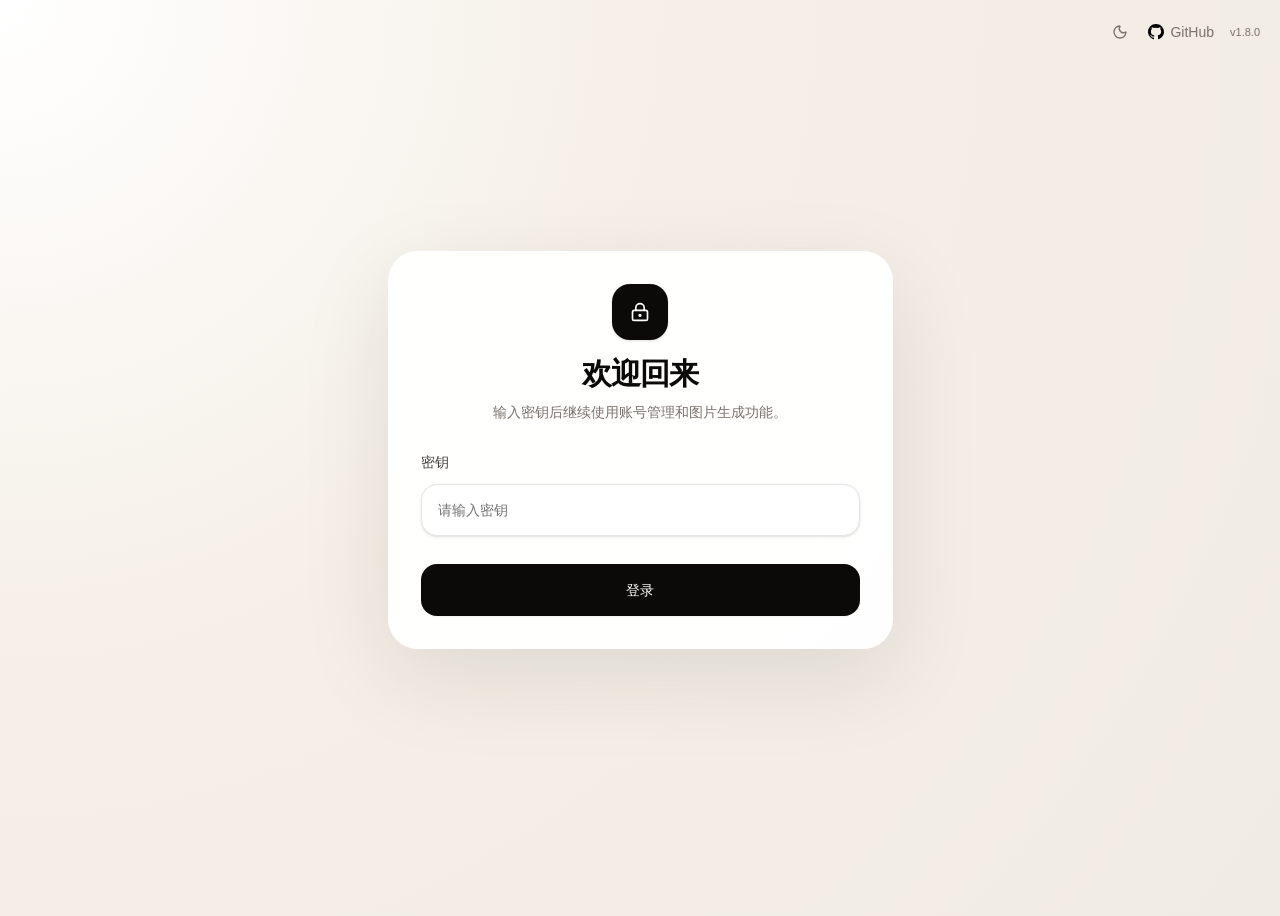
<file: index.html>
<!DOCTYPE html><html lang="zh-CN"><head><meta charSet="utf-8"/><meta name="viewport" content="width=device-width, initial-scale=1, maximum-scale=1, user-scalable=no"/><link rel="stylesheet" href="/_next/static/chunks/0d83jw.07ys~s.css" data-precedence="next"/><link rel="preload" as="script" fetchPriority="low" href="/_next/static/chunks/16-p57oh0g~3s.js"/><script src="/_next/static/chunks/02i7dfk78~t~2.js" async=""></script><script src="/_next/static/chunks/0h4a4y-~puu.x.js" async=""></script><script src="/_next/static/chunks/08f-kaxjrf~_q.js" async=""></script><script src="/_next/static/chunks/turbopack-03cju~fhuxe8g.js" async=""></script><script src="/_next/static/chunks/0vtdxc~33~laj.js" async=""></script><script src="/_next/static/chunks/0t2xr05rlu96l.js" async=""></script><script src="/_next/static/chunks/01pdu9d2b-4c1.js" async=""></script><script src="/_next/static/chunks/0_ruw22f84.5a.js" async=""></script><script src="/_next/static/chunks/08a87vou2w44a.js" async=""></script><meta name="theme-color" content="#f0ebe3" media="(prefers-color-scheme: light)"/><meta name="theme-color" content="#12110f" media="(prefers-color-scheme: dark)"/><title>ChatGPT 号池管理</title><meta name="description" content="ChatGPT account pool management dashboard"/><link rel="icon" href="/favicon.ico?favicon.0x3dzn~oxb6tn.ico" sizes="256x256" type="image/x-icon"/><script>
(() => {
  try {
    const stored = localStorage.getItem("chatgpt2api-theme");
    const prefersDark = window.matchMedia("(prefers-color-scheme: dark)").matches;
    const theme = stored === "light" || stored === "dark" ? stored : prefersDark ? "dark" : "light";
    document.documentElement.classList.toggle("dark", theme === "dark");
    document.documentElement.style.colorScheme = theme;
  } catch {
    document.documentElement.classList.remove("dark");
    document.documentElement.style.colorScheme = "light";
  }
})();
</script><script src="/_next/static/chunks/03~yq9q893hmn.js" noModule=""></script></head><body class="antialiased" style="font-family:&quot;SF Pro Display&quot;,&quot;SF Pro Text&quot;,&quot;PingFang SC&quot;,&quot;Microsoft YaHei&quot;,&quot;Helvetica Neue&quot;,sans-serif"><div hidden=""><!--$--><!--/$--></div><section aria-label="Notifications alt+T" tabindex="-1" aria-live="polite" aria-relevant="additions text" aria-atomic="false"></section><main class="min-h-screen overflow-x-hidden bg-[radial-gradient(circle_at_top_left,_rgba(255,255,255,0.92),_rgba(245,239,231,0.96)_42%,_rgba(240,235,227,0.99)_100%)] px-4 pt-0 pb-2 text-stone-900 transition-colors duration-300 dark:bg-[radial-gradient(circle_at_top_left,_rgba(55,48,43,0.72),_rgba(28,25,23,0.98)_40%,_rgba(12,10,9,1)_100%)] dark:text-stone-100 sm:px-6 sm:pt-2 lg:px-8"><div class="mx-auto box-border flex min-h-screen max-w-[1440px] flex-col gap-2 pt-[env(safe-area-inset-top)] sm:gap-5 sm:pt-0"><!--$--><!--/$--></div></main><script src="/_next/static/chunks/16-p57oh0g~3s.js" id="_R_" async=""></script><script>(self.__next_f=self.__next_f||[]).push([0])</script><script>self.__next_f.push([1,"1:\"$Sreact.fragment\"\n2:I[46696,[\"/_next/static/chunks/0vtdxc~33~laj.js\",\"/_next/static/chunks/0t2xr05rlu96l.js\",\"/_next/static/chunks/01pdu9d2b-4c1.js\",\"/_next/static/chunks/0_ruw22f84.5a.js\"],\"Toaster\"]\n3:I[88951,[\"/_next/static/chunks/0vtdxc~33~laj.js\",\"/_next/static/chunks/0t2xr05rlu96l.js\",\"/_next/static/chunks/01pdu9d2b-4c1.js\",\"/_next/static/chunks/0_ruw22f84.5a.js\"],\"TopNav\"]\n4:I[39756,[\"/_next/static/chunks/0vtdxc~33~laj.js\",\"/_next/static/chunks/0t2xr05rlu96l.js\",\"/_next/static/chunks/01pdu9d2b-4c1.js\",\"/_next/static/chunks/0_ruw22f84.5a.js\"],\"default\"]\n5:I[37457,[\"/_next/static/chunks/0vtdxc~33~laj.js\",\"/_next/static/chunks/0t2xr05rlu96l.js\",\"/_next/static/chunks/01pdu9d2b-4c1.js\",\"/_next/static/chunks/0_ruw22f84.5a.js\"],\"default\"]\n6:I[47257,[\"/_next/static/chunks/0vtdxc~33~laj.js\",\"/_next/static/chunks/0t2xr05rlu96l.js\",\"/_next/static/chunks/01pdu9d2b-4c1.js\",\"/_next/static/chunks/0_ruw22f84.5a.js\"],\"ClientPageRoot\"]\n7:I[52683,[\"/_next/static/chunks/0vtdxc~33~laj.js\",\"/_next/static/chunks/0t2xr05rlu96l.js\",\"/_next/static/chunks/01pdu9d2b-4c1.js\",\"/_next/static/chunks/0_ruw22f84.5a.js\",\"/_next/static/chunks/08a87vou2w44a.js\"],\"default\"]\na:I[97367,[\"/_next/static/chunks/0vtdxc~33~laj.js\",\"/_next/static/chunks/0t2xr05rlu96l.js\",\"/_next/static/chunks/01pdu9d2b-4c1.js\",\"/_next/static/chunks/0_ruw22f84.5a.js\"],\"OutletBoundary\"]\nb:\"$Sreact.suspense\"\nd:I[97367,[\"/_next/static/chunks/0vtdxc~33~laj.js\",\"/_next/static/chunks/0t2xr05rlu96l.js\",\"/_next/static/chunks/01pdu9d2b-4c1.js\",\"/_next/static/chunks/0_ruw22f84.5a.js\"],\"ViewportBoundary\"]\nf:I[97367,[\"/_next/static/chunks/0vtdxc~33~laj.js\",\"/_next/static/chunks/0t2xr05rlu96l.js\",\"/_next/static/chunks/01pdu9d2b-4c1.js\",\"/_next/static/chunks/0_ruw22f84.5a.js\"],\"MetadataBoundary\"]\n11:I[68027,[\"/_next/static/chunks/0vtdxc~33~laj.js\",\"/_next/static/chunks/0t2xr05rlu96l.js\",\"/_next/static/chunks/01pdu9d2b-4c1.js\",\"/_next/static/chunks/0_ruw22f84.5a.js\"],\"default\",1]\n:HL[\"/_next/static/chunks/0d83jw.07ys~s.css\",\"style\"]\n"])</script><script>self.__next_f.push([1,"0:{\"P\":null,\"c\":[\"\",\"\"],\"q\":\"\",\"i\":false,\"f\":[[[\"\",{\"children\":[\"__PAGE__\",{}]},\"$undefined\",\"$undefined\",16],[[\"$\",\"$1\",\"c\",{\"children\":[[[\"$\",\"link\",\"0\",{\"rel\":\"stylesheet\",\"href\":\"/_next/static/chunks/0d83jw.07ys~s.css\",\"precedence\":\"next\",\"crossOrigin\":\"$undefined\",\"nonce\":\"$undefined\"}],[\"$\",\"script\",\"script-0\",{\"src\":\"/_next/static/chunks/0vtdxc~33~laj.js\",\"async\":true,\"nonce\":\"$undefined\"}],[\"$\",\"script\",\"script-1\",{\"src\":\"/_next/static/chunks/0t2xr05rlu96l.js\",\"async\":true,\"nonce\":\"$undefined\"}],[\"$\",\"script\",\"script-2\",{\"src\":\"/_next/static/chunks/01pdu9d2b-4c1.js\",\"async\":true,\"nonce\":\"$undefined\"}],[\"$\",\"script\",\"script-3\",{\"src\":\"/_next/static/chunks/0_ruw22f84.5a.js\",\"async\":true,\"nonce\":\"$undefined\"}]],[\"$\",\"html\",null,{\"lang\":\"zh-CN\",\"suppressHydrationWarning\":true,\"children\":[[\"$\",\"head\",null,{\"children\":[\"$\",\"script\",null,{\"dangerouslySetInnerHTML\":{\"__html\":\"\\n(() =\u003e {\\n  try {\\n    const stored = localStorage.getItem(\\\"chatgpt2api-theme\\\");\\n    const prefersDark = window.matchMedia(\\\"(prefers-color-scheme: dark)\\\").matches;\\n    const theme = stored === \\\"light\\\" || stored === \\\"dark\\\" ? stored : prefersDark ? \\\"dark\\\" : \\\"light\\\";\\n    document.documentElement.classList.toggle(\\\"dark\\\", theme === \\\"dark\\\");\\n    document.documentElement.style.colorScheme = theme;\\n  } catch {\\n    document.documentElement.classList.remove(\\\"dark\\\");\\n    document.documentElement.style.colorScheme = \\\"light\\\";\\n  }\\n})();\\n\"}}]}],[\"$\",\"body\",null,{\"className\":\"antialiased\",\"style\":{\"fontFamily\":\"\\\"SF Pro Display\\\",\\\"SF Pro Text\\\",\\\"PingFang SC\\\",\\\"Microsoft YaHei\\\",\\\"Helvetica Neue\\\",sans-serif\"},\"children\":[[\"$\",\"$L2\",null,{\"position\":\"top-center\",\"richColors\":true,\"offset\":48}],[\"$\",\"main\",null,{\"className\":\"min-h-screen overflow-x-hidden bg-[radial-gradient(circle_at_top_left,_rgba(255,255,255,0.92),_rgba(245,239,231,0.96)_42%,_rgba(240,235,227,0.99)_100%)] px-4 pt-0 pb-2 text-stone-900 transition-colors duration-300 dark:bg-[radial-gradient(circle_at_top_left,_rgba(55,48,43,0.72),_rgba(28,25,23,0.98)_40%,_rgba(12,10,9,1)_100%)] dark:text-stone-100 sm:px-6 sm:pt-2 lg:px-8\",\"children\":[\"$\",\"div\",null,{\"className\":\"mx-auto box-border flex min-h-screen max-w-[1440px] flex-col gap-2 pt-[env(safe-area-inset-top)] sm:gap-5 sm:pt-0\",\"children\":[[\"$\",\"$L3\",null,{}],[\"$\",\"$L4\",null,{\"parallelRouterKey\":\"children\",\"error\":\"$undefined\",\"errorStyles\":\"$undefined\",\"errorScripts\":\"$undefined\",\"template\":[\"$\",\"$L5\",null,{}],\"templateStyles\":\"$undefined\",\"templateScripts\":\"$undefined\",\"notFound\":[[[\"$\",\"title\",null,{\"children\":\"404: This page could not be found.\"}],[\"$\",\"div\",null,{\"style\":{\"fontFamily\":\"system-ui,\\\"Segoe UI\\\",Roboto,Helvetica,Arial,sans-serif,\\\"Apple Color Emoji\\\",\\\"Segoe UI Emoji\\\"\",\"height\":\"100vh\",\"textAlign\":\"center\",\"display\":\"flex\",\"flexDirection\":\"column\",\"alignItems\":\"center\",\"justifyContent\":\"center\"},\"children\":[\"$\",\"div\",null,{\"children\":[[\"$\",\"style\",null,{\"dangerouslySetInnerHTML\":{\"__html\":\"body{color:#000;background:#fff;margin:0}.next-error-h1{border-right:1px solid rgba(0,0,0,.3)}@media (prefers-color-scheme:dark){body{color:#fff;background:#000}.next-error-h1{border-right:1px solid rgba(255,255,255,.3)}}\"}}],[\"$\",\"h1\",null,{\"className\":\"next-error-h1\",\"style\":{\"display\":\"inline-block\",\"margin\":\"0 20px 0 0\",\"padding\":\"0 23px 0 0\",\"fontSize\":24,\"fontWeight\":500,\"verticalAlign\":\"top\",\"lineHeight\":\"49px\"},\"children\":404}],[\"$\",\"div\",null,{\"style\":{\"display\":\"inline-block\"},\"children\":[\"$\",\"h2\",null,{\"style\":{\"fontSize\":14,\"fontWeight\":400,\"lineHeight\":\"49px\",\"margin\":0},\"children\":\"This page could not be found.\"}]}]]}]}]],[]],\"forbidden\":\"$undefined\",\"unauthorized\":\"$undefined\"}]]}]}]]}]]}]]}],{\"children\":[[\"$\",\"$1\",\"c\",{\"children\":[[\"$\",\"$L6\",null,{\"Component\":\"$7\",\"serverProvidedParams\":{\"searchParams\":{},\"params\":{},\"promises\":[\"$@8\",\"$@9\"]}}],[[\"$\",\"script\",\"script-0\",{\"src\":\"/_next/static/chunks/08a87vou2w44a.js\",\"async\":true,\"nonce\":\"$undefined\"}]],[\"$\",\"$La\",null,{\"children\":[\"$\",\"$b\",null,{\"name\":\"Next.MetadataOutlet\",\"children\":\"$@c\"}]}]]}],{},null,false,null]},null,false,null],[\"$\",\"$1\",\"h\",{\"children\":[null,[\"$\",\"$Ld\",null,{\"children\":\"$Le\"}],[\"$\",\"div\",null,{\"hidden\":true,\"children\":[\"$\",\"$Lf\",null,{\"children\":[\"$\",\"$b\",null,{\"name\":\"Next.Metadata\",\"children\":\"$L10\"}]}]}],null]}],false]],\"m\":\"$undefined\",\"G\":[\"$11\",[[\"$\",\"link\",\"0\",{\"rel\":\"stylesheet\",\"href\":\"/_next/static/chunks/0d83jw.07ys~s.css\",\"precedence\":\"next\",\"crossOrigin\":\"$undefined\",\"nonce\":\"$undefined\"}]]],\"S\":true,\"h\":null,\"s\":\"$undefined\",\"l\":\"$undefined\",\"p\":\"$undefined\",\"d\":\"$undefined\",\"b\":\"Y_dEfsEwxndRFwtiqWc3N\"}\n"])</script><script>self.__next_f.push([1,"8:{}\n9:\"$0:f:0:1:1:children:0:props:children:0:props:serverProvidedParams:params\"\n"])</script><script>self.__next_f.push([1,"e:[[\"$\",\"meta\",\"0\",{\"charSet\":\"utf-8\"}],[\"$\",\"meta\",\"1\",{\"name\":\"viewport\",\"content\":\"width=device-width, initial-scale=1, maximum-scale=1, user-scalable=no\"}],[\"$\",\"meta\",\"2\",{\"name\":\"theme-color\",\"content\":\"#f0ebe3\",\"media\":\"(prefers-color-scheme: light)\"}],[\"$\",\"meta\",\"3\",{\"name\":\"theme-color\",\"content\":\"#12110f\",\"media\":\"(prefers-color-scheme: dark)\"}]]\n"])</script><script>self.__next_f.push([1,"12:I[27201,[\"/_next/static/chunks/0vtdxc~33~laj.js\",\"/_next/static/chunks/0t2xr05rlu96l.js\",\"/_next/static/chunks/01pdu9d2b-4c1.js\",\"/_next/static/chunks/0_ruw22f84.5a.js\"],\"IconMark\"]\nc:null\n10:[[\"$\",\"title\",\"0\",{\"children\":\"ChatGPT 号池管理\"}],[\"$\",\"meta\",\"1\",{\"name\":\"description\",\"content\":\"ChatGPT account pool management dashboard\"}],[\"$\",\"link\",\"2\",{\"rel\":\"icon\",\"href\":\"/favicon.ico?favicon.0x3dzn~oxb6tn.ico\",\"sizes\":\"256x256\",\"type\":\"image/x-icon\"}],[\"$\",\"$L12\",\"3\",{}]]\n"])</script></body></html>
</file>
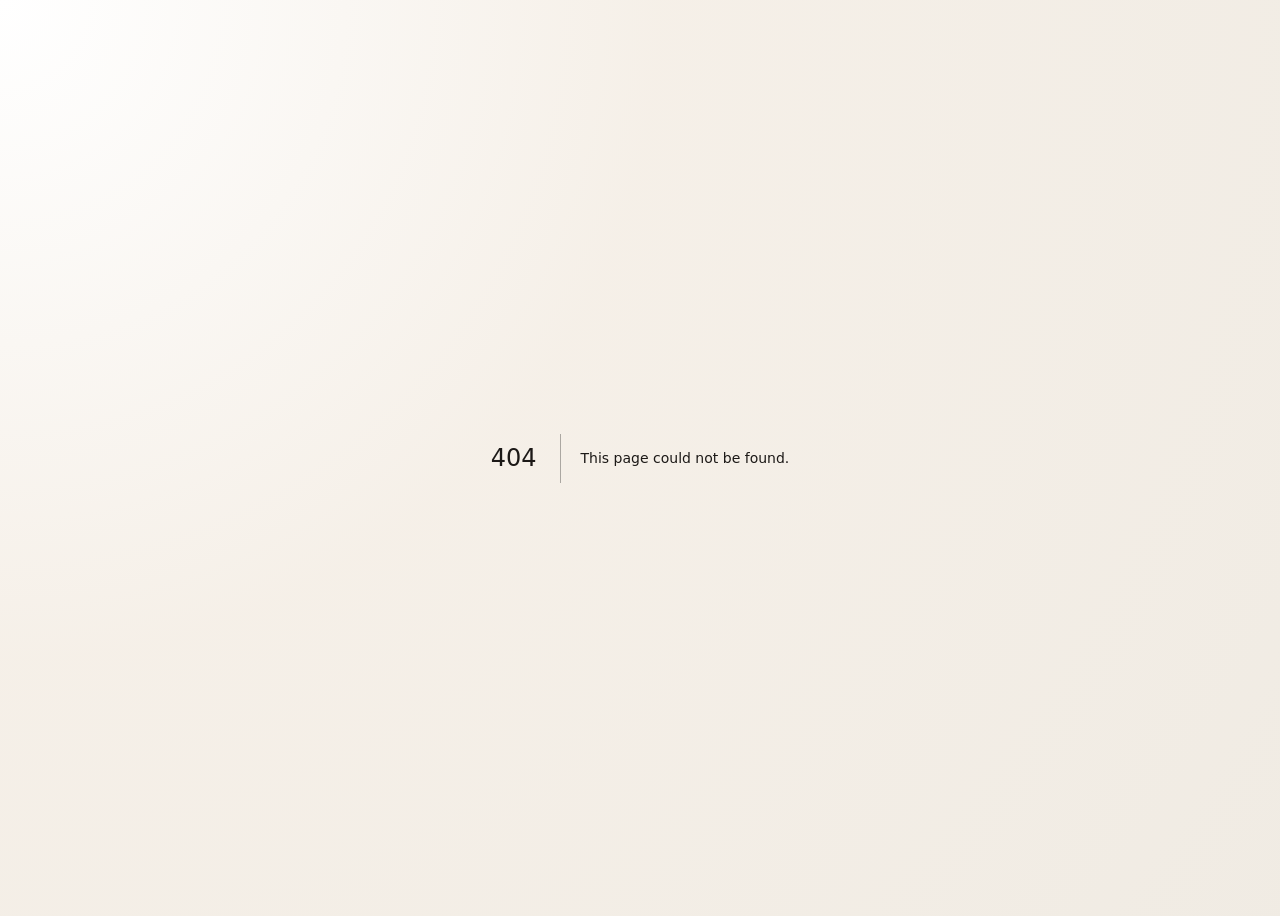
<file: 404/index.html>
<!DOCTYPE html><html lang="zh-CN"><head><meta charSet="utf-8"/><meta name="viewport" content="width=device-width, initial-scale=1, maximum-scale=1, user-scalable=no"/><link rel="stylesheet" href="/_next/static/chunks/0d83jw.07ys~s.css" data-precedence="next"/><link rel="preload" as="script" fetchPriority="low" href="/_next/static/chunks/16-p57oh0g~3s.js"/><script src="/_next/static/chunks/02i7dfk78~t~2.js" async=""></script><script src="/_next/static/chunks/0h4a4y-~puu.x.js" async=""></script><script src="/_next/static/chunks/08f-kaxjrf~_q.js" async=""></script><script src="/_next/static/chunks/turbopack-03cju~fhuxe8g.js" async=""></script><script src="/_next/static/chunks/0vtdxc~33~laj.js" async=""></script><script src="/_next/static/chunks/0t2xr05rlu96l.js" async=""></script><script src="/_next/static/chunks/01pdu9d2b-4c1.js" async=""></script><script src="/_next/static/chunks/0_ruw22f84.5a.js" async=""></script><title>404: This page could not be found.</title><meta name="robots" content="noindex"/><meta name="theme-color" content="#f0ebe3" media="(prefers-color-scheme: light)"/><meta name="theme-color" content="#12110f" media="(prefers-color-scheme: dark)"/><title>ChatGPT 号池管理</title><meta name="description" content="ChatGPT account pool management dashboard"/><link rel="icon" href="/favicon.ico?favicon.0x3dzn~oxb6tn.ico" sizes="256x256" type="image/x-icon"/><script>
(() => {
  try {
    const stored = localStorage.getItem("chatgpt2api-theme");
    const prefersDark = window.matchMedia("(prefers-color-scheme: dark)").matches;
    const theme = stored === "light" || stored === "dark" ? stored : prefersDark ? "dark" : "light";
    document.documentElement.classList.toggle("dark", theme === "dark");
    document.documentElement.style.colorScheme = theme;
  } catch {
    document.documentElement.classList.remove("dark");
    document.documentElement.style.colorScheme = "light";
  }
})();
</script><script src="/_next/static/chunks/03~yq9q893hmn.js" noModule=""></script></head><body class="antialiased" style="font-family:&quot;SF Pro Display&quot;,&quot;SF Pro Text&quot;,&quot;PingFang SC&quot;,&quot;Microsoft YaHei&quot;,&quot;Helvetica Neue&quot;,sans-serif"><div hidden=""><!--$--><!--/$--></div><section aria-label="Notifications alt+T" tabindex="-1" aria-live="polite" aria-relevant="additions text" aria-atomic="false"></section><main class="min-h-screen overflow-x-hidden bg-[radial-gradient(circle_at_top_left,_rgba(255,255,255,0.92),_rgba(245,239,231,0.96)_42%,_rgba(240,235,227,0.99)_100%)] px-4 pt-0 pb-2 text-stone-900 transition-colors duration-300 dark:bg-[radial-gradient(circle_at_top_left,_rgba(55,48,43,0.72),_rgba(28,25,23,0.98)_40%,_rgba(12,10,9,1)_100%)] dark:text-stone-100 sm:px-6 sm:pt-2 lg:px-8"><div class="mx-auto box-border flex min-h-screen max-w-[1440px] flex-col gap-2 pt-[env(safe-area-inset-top)] sm:gap-5 sm:pt-0"><div style="font-family:system-ui,&quot;Segoe UI&quot;,Roboto,Helvetica,Arial,sans-serif,&quot;Apple Color Emoji&quot;,&quot;Segoe UI Emoji&quot;;height:100vh;text-align:center;display:flex;flex-direction:column;align-items:center;justify-content:center"><div><style>body{color:#000;background:#fff;margin:0}.next-error-h1{border-right:1px solid rgba(0,0,0,.3)}@media (prefers-color-scheme:dark){body{color:#fff;background:#000}.next-error-h1{border-right:1px solid rgba(255,255,255,.3)}}</style><h1 class="next-error-h1" style="display:inline-block;margin:0 20px 0 0;padding:0 23px 0 0;font-size:24px;font-weight:500;vertical-align:top;line-height:49px">404</h1><div style="display:inline-block"><h2 style="font-size:14px;font-weight:400;line-height:49px;margin:0">This page could not be found.</h2></div></div></div><!--$--><!--/$--></div></main><script src="/_next/static/chunks/16-p57oh0g~3s.js" id="_R_" async=""></script><script>(self.__next_f=self.__next_f||[]).push([0])</script><script>self.__next_f.push([1,"1:\"$Sreact.fragment\"\n2:I[46696,[\"/_next/static/chunks/0vtdxc~33~laj.js\",\"/_next/static/chunks/0t2xr05rlu96l.js\",\"/_next/static/chunks/01pdu9d2b-4c1.js\",\"/_next/static/chunks/0_ruw22f84.5a.js\"],\"Toaster\"]\n3:I[88951,[\"/_next/static/chunks/0vtdxc~33~laj.js\",\"/_next/static/chunks/0t2xr05rlu96l.js\",\"/_next/static/chunks/01pdu9d2b-4c1.js\",\"/_next/static/chunks/0_ruw22f84.5a.js\"],\"TopNav\"]\n4:I[39756,[\"/_next/static/chunks/0vtdxc~33~laj.js\",\"/_next/static/chunks/0t2xr05rlu96l.js\",\"/_next/static/chunks/01pdu9d2b-4c1.js\",\"/_next/static/chunks/0_ruw22f84.5a.js\"],\"default\"]\n5:I[37457,[\"/_next/static/chunks/0vtdxc~33~laj.js\",\"/_next/static/chunks/0t2xr05rlu96l.js\",\"/_next/static/chunks/01pdu9d2b-4c1.js\",\"/_next/static/chunks/0_ruw22f84.5a.js\"],\"default\"]\nb:I[68027,[\"/_next/static/chunks/0vtdxc~33~laj.js\",\"/_next/static/chunks/0t2xr05rlu96l.js\",\"/_next/static/chunks/01pdu9d2b-4c1.js\",\"/_next/static/chunks/0_ruw22f84.5a.js\"],\"default\",1]\n:HL[\"/_next/static/chunks/0d83jw.07ys~s.css\",\"style\"]\n"])</script><script>self.__next_f.push([1,"0:{\"P\":null,\"c\":[\"\",\"_not-found\",\"\"],\"q\":\"\",\"i\":false,\"f\":[[[\"\",{\"children\":[\"/_not-found\",{\"children\":[\"__PAGE__\",{}]}]},\"$undefined\",\"$undefined\",16],[[\"$\",\"$1\",\"c\",{\"children\":[[[\"$\",\"link\",\"0\",{\"rel\":\"stylesheet\",\"href\":\"/_next/static/chunks/0d83jw.07ys~s.css\",\"precedence\":\"next\",\"crossOrigin\":\"$undefined\",\"nonce\":\"$undefined\"}],[\"$\",\"script\",\"script-0\",{\"src\":\"/_next/static/chunks/0vtdxc~33~laj.js\",\"async\":true,\"nonce\":\"$undefined\"}],[\"$\",\"script\",\"script-1\",{\"src\":\"/_next/static/chunks/0t2xr05rlu96l.js\",\"async\":true,\"nonce\":\"$undefined\"}],[\"$\",\"script\",\"script-2\",{\"src\":\"/_next/static/chunks/01pdu9d2b-4c1.js\",\"async\":true,\"nonce\":\"$undefined\"}],[\"$\",\"script\",\"script-3\",{\"src\":\"/_next/static/chunks/0_ruw22f84.5a.js\",\"async\":true,\"nonce\":\"$undefined\"}]],[\"$\",\"html\",null,{\"lang\":\"zh-CN\",\"suppressHydrationWarning\":true,\"children\":[[\"$\",\"head\",null,{\"children\":[\"$\",\"script\",null,{\"dangerouslySetInnerHTML\":{\"__html\":\"\\n(() =\u003e {\\n  try {\\n    const stored = localStorage.getItem(\\\"chatgpt2api-theme\\\");\\n    const prefersDark = window.matchMedia(\\\"(prefers-color-scheme: dark)\\\").matches;\\n    const theme = stored === \\\"light\\\" || stored === \\\"dark\\\" ? stored : prefersDark ? \\\"dark\\\" : \\\"light\\\";\\n    document.documentElement.classList.toggle(\\\"dark\\\", theme === \\\"dark\\\");\\n    document.documentElement.style.colorScheme = theme;\\n  } catch {\\n    document.documentElement.classList.remove(\\\"dark\\\");\\n    document.documentElement.style.colorScheme = \\\"light\\\";\\n  }\\n})();\\n\"}}]}],[\"$\",\"body\",null,{\"className\":\"antialiased\",\"style\":{\"fontFamily\":\"\\\"SF Pro Display\\\",\\\"SF Pro Text\\\",\\\"PingFang SC\\\",\\\"Microsoft YaHei\\\",\\\"Helvetica Neue\\\",sans-serif\"},\"children\":[[\"$\",\"$L2\",null,{\"position\":\"top-center\",\"richColors\":true,\"offset\":48}],[\"$\",\"main\",null,{\"className\":\"min-h-screen overflow-x-hidden bg-[radial-gradient(circle_at_top_left,_rgba(255,255,255,0.92),_rgba(245,239,231,0.96)_42%,_rgba(240,235,227,0.99)_100%)] px-4 pt-0 pb-2 text-stone-900 transition-colors duration-300 dark:bg-[radial-gradient(circle_at_top_left,_rgba(55,48,43,0.72),_rgba(28,25,23,0.98)_40%,_rgba(12,10,9,1)_100%)] dark:text-stone-100 sm:px-6 sm:pt-2 lg:px-8\",\"children\":[\"$\",\"div\",null,{\"className\":\"mx-auto box-border flex min-h-screen max-w-[1440px] flex-col gap-2 pt-[env(safe-area-inset-top)] sm:gap-5 sm:pt-0\",\"children\":[[\"$\",\"$L3\",null,{}],[\"$\",\"$L4\",null,{\"parallelRouterKey\":\"children\",\"error\":\"$undefined\",\"errorStyles\":\"$undefined\",\"errorScripts\":\"$undefined\",\"template\":[\"$\",\"$L5\",null,{}],\"templateStyles\":\"$undefined\",\"templateScripts\":\"$undefined\",\"notFound\":[[[\"$\",\"title\",null,{\"children\":\"404: This page could not be found.\"}],[\"$\",\"div\",null,{\"style\":{\"fontFamily\":\"system-ui,\\\"Segoe UI\\\",Roboto,Helvetica,Arial,sans-serif,\\\"Apple Color Emoji\\\",\\\"Segoe UI Emoji\\\"\",\"height\":\"100vh\",\"textAlign\":\"center\",\"display\":\"flex\",\"flexDirection\":\"column\",\"alignItems\":\"center\",\"justifyContent\":\"center\"},\"children\":[\"$\",\"div\",null,{\"children\":[[\"$\",\"style\",null,{\"dangerouslySetInnerHTML\":{\"__html\":\"body{color:#000;background:#fff;margin:0}.next-error-h1{border-right:1px solid rgba(0,0,0,.3)}@media (prefers-color-scheme:dark){body{color:#fff;background:#000}.next-error-h1{border-right:1px solid rgba(255,255,255,.3)}}\"}}],[\"$\",\"h1\",null,{\"className\":\"next-error-h1\",\"style\":{\"display\":\"inline-block\",\"margin\":\"0 20px 0 0\",\"padding\":\"0 23px 0 0\",\"fontSize\":24,\"fontWeight\":500,\"verticalAlign\":\"top\",\"lineHeight\":\"49px\"},\"children\":404}],[\"$\",\"div\",null,{\"style\":{\"display\":\"inline-block\"},\"children\":[\"$\",\"h2\",null,{\"style\":{\"fontSize\":14,\"fontWeight\":400,\"lineHeight\":\"49px\",\"margin\":0},\"children\":\"This page could not be found.\"}]}]]}]}]],[]],\"forbidden\":\"$undefined\",\"unauthorized\":\"$undefined\"}]]}]}]]}]]}]]}],{\"children\":[[\"$\",\"$1\",\"c\",{\"children\":[null,[\"$\",\"$L4\",null,{\"parallelRouterKey\":\"children\",\"error\":\"$undefined\",\"errorStyles\":\"$undefined\",\"errorScripts\":\"$undefined\",\"template\":[\"$\",\"$L5\",null,{}],\"templateStyles\":\"$undefined\",\"templateScripts\":\"$undefined\",\"notFound\":\"$undefined\",\"forbidden\":\"$undefined\",\"unauthorized\":\"$undefined\"}]]}],{\"children\":[[\"$\",\"$1\",\"c\",{\"children\":[[[\"$\",\"title\",null,{\"children\":\"404: This page could not be found.\"}],[\"$\",\"div\",null,{\"style\":\"$0:f:0:1:0:props:children:1:props:children:1:props:children:1:props:children:props:children:1:props:notFound:0:1:props:style\",\"children\":[\"$\",\"div\",null,{\"children\":[[\"$\",\"style\",null,{\"dangerouslySetInnerHTML\":{\"__html\":\"body{color:#000;background:#fff;margin:0}.next-error-h1{border-right:1px solid rgba(0,0,0,.3)}@media (prefers-color-scheme:dark){body{color:#fff;background:#000}.next-error-h1{border-right:1px solid rgba(255,255,255,.3)}}\"}}],\"$L6\",\"$L7\"]}]}]],null,\"$L8\"]}],{},null,false,null]},null,false,\"$@9\"]},null,false,null],\"$La\",false]],\"m\":\"$undefined\",\"G\":[\"$b\",[\"$Lc\"]],\"S\":true,\"h\":null,\"s\":\"$undefined\",\"l\":\"$undefined\",\"p\":\"$undefined\",\"d\":\"$undefined\",\"b\":\"Y_dEfsEwxndRFwtiqWc3N\"}\n"])</script><script>self.__next_f.push([1,"d:I[97367,[\"/_next/static/chunks/0vtdxc~33~laj.js\",\"/_next/static/chunks/0t2xr05rlu96l.js\",\"/_next/static/chunks/01pdu9d2b-4c1.js\",\"/_next/static/chunks/0_ruw22f84.5a.js\"],\"OutletBoundary\"]\ne:\"$Sreact.suspense\"\n11:I[97367,[\"/_next/static/chunks/0vtdxc~33~laj.js\",\"/_next/static/chunks/0t2xr05rlu96l.js\",\"/_next/static/chunks/01pdu9d2b-4c1.js\",\"/_next/static/chunks/0_ruw22f84.5a.js\"],\"ViewportBoundary\"]\n13:I[97367,[\"/_next/static/chunks/0vtdxc~33~laj.js\",\"/_next/static/chunks/0t2xr05rlu96l.js\",\"/_next/static/chunks/01pdu9d2b-4c1.js\",\"/_next/static/chunks/0_ruw22f84.5a.js\"],\"MetadataBoundary\"]\n6:[\"$\",\"h1\",null,{\"className\":\"next-error-h1\",\"style\":\"$0:f:0:1:0:props:children:1:props:children:1:props:children:1:props:children:props:children:1:props:notFound:0:1:props:children:props:children:1:props:style\",\"children\":404}]\n7:[\"$\",\"div\",null,{\"style\":\"$0:f:0:1:0:props:children:1:props:children:1:props:children:1:props:children:props:children:1:props:notFound:0:1:props:children:props:children:2:props:style\",\"children\":[\"$\",\"h2\",null,{\"style\":\"$0:f:0:1:0:props:children:1:props:children:1:props:children:1:props:children:props:children:1:props:notFound:0:1:props:children:props:children:2:props:children:props:style\",\"children\":\"This page could not be found.\"}]}]\n8:[\"$\",\"$Ld\",null,{\"children\":[\"$\",\"$e\",null,{\"name\":\"Next.MetadataOutlet\",\"children\":\"$@f\"}]}]\n10:[]\n9:\"$W10\"\na:[\"$\",\"$1\",\"h\",{\"children\":[[\"$\",\"meta\",null,{\"name\":\"robots\",\"content\":\"noindex\"}],[\"$\",\"$L11\",null,{\"children\":\"$L12\"}],[\"$\",\"div\",null,{\"hidden\":true,\"children\":[\"$\",\"$L13\",null,{\"children\":[\"$\",\"$e\",null,{\"name\":\"Next.Metadata\",\"children\":\"$L14\"}]}]}],null]}]\nc:[\"$\",\"link\",\"0\",{\"rel\":\"stylesheet\",\"href\":\"/_next/static/chunks/0d83jw.07ys~s.css\",\"precedence\":\"next\",\"crossOrigin\":\"$undefined\",\"nonce\":\"$undefined\"}]\n"])</script><script>self.__next_f.push([1,"12:[[\"$\",\"meta\",\"0\",{\"charSet\":\"utf-8\"}],[\"$\",\"meta\",\"1\",{\"name\":\"viewport\",\"content\":\"width=device-width, initial-scale=1, maximum-scale=1, user-scalable=no\"}],[\"$\",\"meta\",\"2\",{\"name\":\"theme-color\",\"content\":\"#f0ebe3\",\"media\":\"(prefers-color-scheme: light)\"}],[\"$\",\"meta\",\"3\",{\"name\":\"theme-color\",\"content\":\"#12110f\",\"media\":\"(prefers-color-scheme: dark)\"}]]\n"])</script><script>self.__next_f.push([1,"15:I[27201,[\"/_next/static/chunks/0vtdxc~33~laj.js\",\"/_next/static/chunks/0t2xr05rlu96l.js\",\"/_next/static/chunks/01pdu9d2b-4c1.js\",\"/_next/static/chunks/0_ruw22f84.5a.js\"],\"IconMark\"]\nf:null\n14:[[\"$\",\"title\",\"0\",{\"children\":\"ChatGPT 号池管理\"}],[\"$\",\"meta\",\"1\",{\"name\":\"description\",\"content\":\"ChatGPT account pool management dashboard\"}],[\"$\",\"link\",\"2\",{\"rel\":\"icon\",\"href\":\"/favicon.ico?favicon.0x3dzn~oxb6tn.ico\",\"sizes\":\"256x256\",\"type\":\"image/x-icon\"}],[\"$\",\"$L15\",\"3\",{}]]\n"])</script></body></html>
</file>
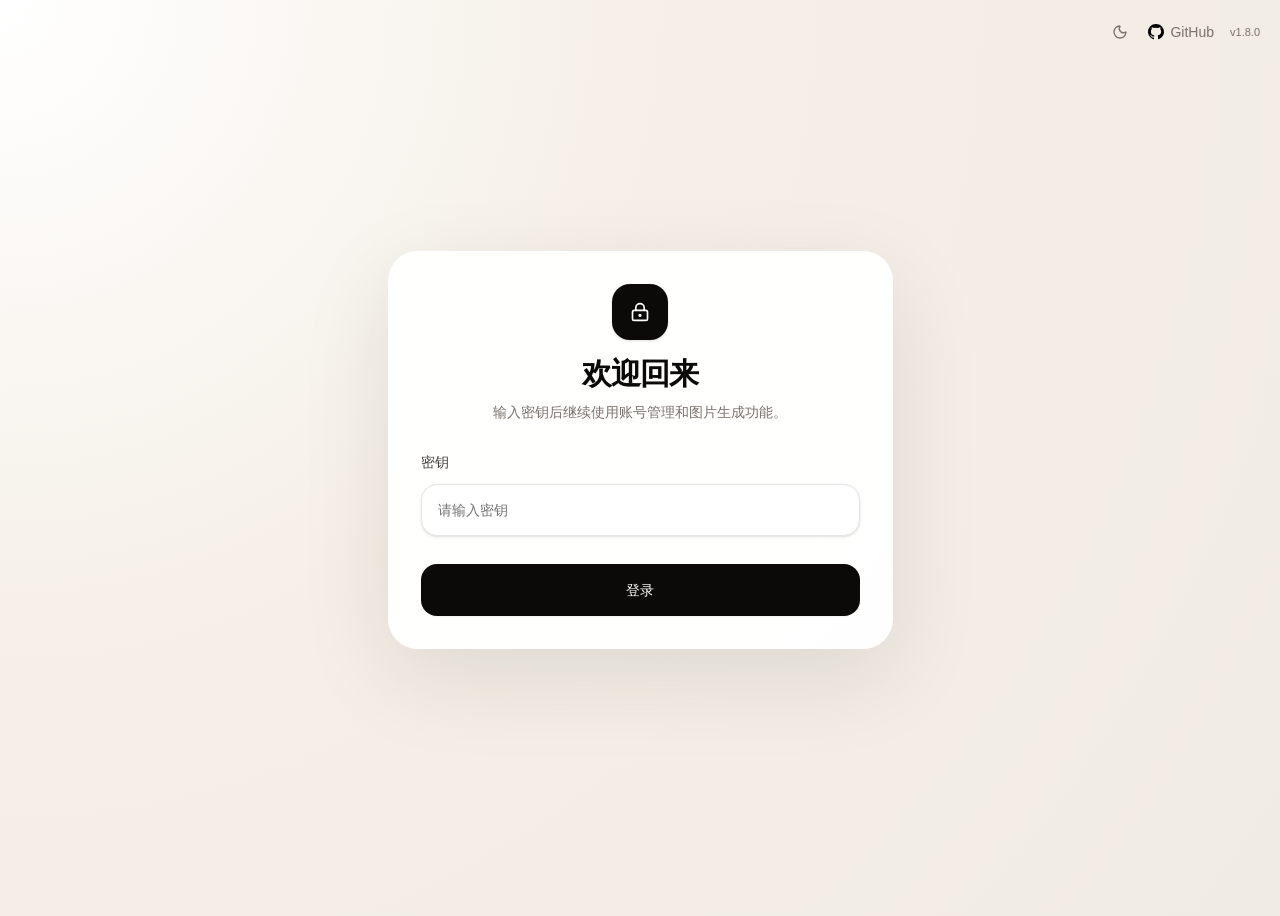
<file: accounts/index.html>
<!DOCTYPE html><html lang="zh-CN"><head><meta charSet="utf-8"/><meta name="viewport" content="width=device-width, initial-scale=1, maximum-scale=1, user-scalable=no"/><link rel="stylesheet" href="/_next/static/chunks/0d83jw.07ys~s.css" data-precedence="next"/><link rel="preload" as="script" fetchPriority="low" href="/_next/static/chunks/16-p57oh0g~3s.js"/><script src="/_next/static/chunks/02i7dfk78~t~2.js" async=""></script><script src="/_next/static/chunks/0h4a4y-~puu.x.js" async=""></script><script src="/_next/static/chunks/08f-kaxjrf~_q.js" async=""></script><script src="/_next/static/chunks/turbopack-03cju~fhuxe8g.js" async=""></script><script src="/_next/static/chunks/0vtdxc~33~laj.js" async=""></script><script src="/_next/static/chunks/0t2xr05rlu96l.js" async=""></script><script src="/_next/static/chunks/01pdu9d2b-4c1.js" async=""></script><script src="/_next/static/chunks/0_ruw22f84.5a.js" async=""></script><script src="/_next/static/chunks/0b7lwbi~gizeo.js" async=""></script><script src="/_next/static/chunks/0jx64hegtp3~o.js" async=""></script><script src="/_next/static/chunks/0~5jl1xs~z-w-.js" async=""></script><script src="/_next/static/chunks/0~k~tcnij90si.js" async=""></script><meta name="theme-color" content="#f0ebe3" media="(prefers-color-scheme: light)"/><meta name="theme-color" content="#12110f" media="(prefers-color-scheme: dark)"/><title>ChatGPT 号池管理</title><meta name="description" content="ChatGPT account pool management dashboard"/><link rel="icon" href="/favicon.ico?favicon.0x3dzn~oxb6tn.ico" sizes="256x256" type="image/x-icon"/><script>
(() => {
  try {
    const stored = localStorage.getItem("chatgpt2api-theme");
    const prefersDark = window.matchMedia("(prefers-color-scheme: dark)").matches;
    const theme = stored === "light" || stored === "dark" ? stored : prefersDark ? "dark" : "light";
    document.documentElement.classList.toggle("dark", theme === "dark");
    document.documentElement.style.colorScheme = theme;
  } catch {
    document.documentElement.classList.remove("dark");
    document.documentElement.style.colorScheme = "light";
  }
})();
</script><script src="/_next/static/chunks/03~yq9q893hmn.js" noModule=""></script></head><body class="antialiased" style="font-family:&quot;SF Pro Display&quot;,&quot;SF Pro Text&quot;,&quot;PingFang SC&quot;,&quot;Microsoft YaHei&quot;,&quot;Helvetica Neue&quot;,sans-serif"><div hidden=""><!--$--><!--/$--></div><section aria-label="Notifications alt+T" tabindex="-1" aria-live="polite" aria-relevant="additions text" aria-atomic="false"></section><main class="min-h-screen overflow-x-hidden bg-[radial-gradient(circle_at_top_left,_rgba(255,255,255,0.92),_rgba(245,239,231,0.96)_42%,_rgba(240,235,227,0.99)_100%)] px-4 pt-0 pb-2 text-stone-900 transition-colors duration-300 dark:bg-[radial-gradient(circle_at_top_left,_rgba(55,48,43,0.72),_rgba(28,25,23,0.98)_40%,_rgba(12,10,9,1)_100%)] dark:text-stone-100 sm:px-6 sm:pt-2 lg:px-8"><div class="mx-auto box-border flex min-h-screen max-w-[1440px] flex-col gap-2 pt-[env(safe-area-inset-top)] sm:gap-5 sm:pt-0"><div class="flex min-h-[40vh] items-center justify-center"><svg xmlns="http://www.w3.org/2000/svg" width="24" height="24" viewBox="0 0 24 24" fill="none" stroke="currentColor" stroke-width="2" stroke-linecap="round" stroke-linejoin="round" class="lucide lucide-loader-circle size-5 animate-spin text-stone-400" aria-hidden="true"><path d="M21 12a9 9 0 1 1-6.219-8.56"></path></svg></div><!--$--><!--/$--></div></main><script src="/_next/static/chunks/16-p57oh0g~3s.js" id="_R_" async=""></script><script>(self.__next_f=self.__next_f||[]).push([0])</script><script>self.__next_f.push([1,"1:\"$Sreact.fragment\"\n2:I[46696,[\"/_next/static/chunks/0vtdxc~33~laj.js\",\"/_next/static/chunks/0t2xr05rlu96l.js\",\"/_next/static/chunks/01pdu9d2b-4c1.js\",\"/_next/static/chunks/0_ruw22f84.5a.js\"],\"Toaster\"]\n3:I[88951,[\"/_next/static/chunks/0vtdxc~33~laj.js\",\"/_next/static/chunks/0t2xr05rlu96l.js\",\"/_next/static/chunks/01pdu9d2b-4c1.js\",\"/_next/static/chunks/0_ruw22f84.5a.js\"],\"TopNav\"]\n4:I[39756,[\"/_next/static/chunks/0vtdxc~33~laj.js\",\"/_next/static/chunks/0t2xr05rlu96l.js\",\"/_next/static/chunks/01pdu9d2b-4c1.js\",\"/_next/static/chunks/0_ruw22f84.5a.js\"],\"default\"]\n5:I[37457,[\"/_next/static/chunks/0vtdxc~33~laj.js\",\"/_next/static/chunks/0t2xr05rlu96l.js\",\"/_next/static/chunks/01pdu9d2b-4c1.js\",\"/_next/static/chunks/0_ruw22f84.5a.js\"],\"default\"]\n6:I[47257,[\"/_next/static/chunks/0vtdxc~33~laj.js\",\"/_next/static/chunks/0t2xr05rlu96l.js\",\"/_next/static/chunks/01pdu9d2b-4c1.js\",\"/_next/static/chunks/0_ruw22f84.5a.js\"],\"ClientPageRoot\"]\n7:I[59041,[\"/_next/static/chunks/0vtdxc~33~laj.js\",\"/_next/static/chunks/0t2xr05rlu96l.js\",\"/_next/static/chunks/01pdu9d2b-4c1.js\",\"/_next/static/chunks/0_ruw22f84.5a.js\",\"/_next/static/chunks/0b7lwbi~gizeo.js\",\"/_next/static/chunks/0jx64hegtp3~o.js\",\"/_next/static/chunks/0~5jl1xs~z-w-.js\",\"/_next/static/chunks/0~k~tcnij90si.js\"],\"default\"]\nd:I[68027,[\"/_next/static/chunks/0vtdxc~33~laj.js\",\"/_next/static/chunks/0t2xr05rlu96l.js\",\"/_next/static/chunks/01pdu9d2b-4c1.js\",\"/_next/static/chunks/0_ruw22f84.5a.js\"],\"default\",1]\n:HL[\"/_next/static/chunks/0d83jw.07ys~s.css\",\"style\"]\n"])</script><script>self.__next_f.push([1,"0:{\"P\":null,\"c\":[\"\",\"accounts\",\"\"],\"q\":\"\",\"i\":false,\"f\":[[[\"\",{\"children\":[\"accounts\",{\"children\":[\"__PAGE__\",{}]}]},\"$undefined\",\"$undefined\",16],[[\"$\",\"$1\",\"c\",{\"children\":[[[\"$\",\"link\",\"0\",{\"rel\":\"stylesheet\",\"href\":\"/_next/static/chunks/0d83jw.07ys~s.css\",\"precedence\":\"next\",\"crossOrigin\":\"$undefined\",\"nonce\":\"$undefined\"}],[\"$\",\"script\",\"script-0\",{\"src\":\"/_next/static/chunks/0vtdxc~33~laj.js\",\"async\":true,\"nonce\":\"$undefined\"}],[\"$\",\"script\",\"script-1\",{\"src\":\"/_next/static/chunks/0t2xr05rlu96l.js\",\"async\":true,\"nonce\":\"$undefined\"}],[\"$\",\"script\",\"script-2\",{\"src\":\"/_next/static/chunks/01pdu9d2b-4c1.js\",\"async\":true,\"nonce\":\"$undefined\"}],[\"$\",\"script\",\"script-3\",{\"src\":\"/_next/static/chunks/0_ruw22f84.5a.js\",\"async\":true,\"nonce\":\"$undefined\"}]],[\"$\",\"html\",null,{\"lang\":\"zh-CN\",\"suppressHydrationWarning\":true,\"children\":[[\"$\",\"head\",null,{\"children\":[\"$\",\"script\",null,{\"dangerouslySetInnerHTML\":{\"__html\":\"\\n(() =\u003e {\\n  try {\\n    const stored = localStorage.getItem(\\\"chatgpt2api-theme\\\");\\n    const prefersDark = window.matchMedia(\\\"(prefers-color-scheme: dark)\\\").matches;\\n    const theme = stored === \\\"light\\\" || stored === \\\"dark\\\" ? stored : prefersDark ? \\\"dark\\\" : \\\"light\\\";\\n    document.documentElement.classList.toggle(\\\"dark\\\", theme === \\\"dark\\\");\\n    document.documentElement.style.colorScheme = theme;\\n  } catch {\\n    document.documentElement.classList.remove(\\\"dark\\\");\\n    document.documentElement.style.colorScheme = \\\"light\\\";\\n  }\\n})();\\n\"}}]}],[\"$\",\"body\",null,{\"className\":\"antialiased\",\"style\":{\"fontFamily\":\"\\\"SF Pro Display\\\",\\\"SF Pro Text\\\",\\\"PingFang SC\\\",\\\"Microsoft YaHei\\\",\\\"Helvetica Neue\\\",sans-serif\"},\"children\":[[\"$\",\"$L2\",null,{\"position\":\"top-center\",\"richColors\":true,\"offset\":48}],[\"$\",\"main\",null,{\"className\":\"min-h-screen overflow-x-hidden bg-[radial-gradient(circle_at_top_left,_rgba(255,255,255,0.92),_rgba(245,239,231,0.96)_42%,_rgba(240,235,227,0.99)_100%)] px-4 pt-0 pb-2 text-stone-900 transition-colors duration-300 dark:bg-[radial-gradient(circle_at_top_left,_rgba(55,48,43,0.72),_rgba(28,25,23,0.98)_40%,_rgba(12,10,9,1)_100%)] dark:text-stone-100 sm:px-6 sm:pt-2 lg:px-8\",\"children\":[\"$\",\"div\",null,{\"className\":\"mx-auto box-border flex min-h-screen max-w-[1440px] flex-col gap-2 pt-[env(safe-area-inset-top)] sm:gap-5 sm:pt-0\",\"children\":[[\"$\",\"$L3\",null,{}],[\"$\",\"$L4\",null,{\"parallelRouterKey\":\"children\",\"error\":\"$undefined\",\"errorStyles\":\"$undefined\",\"errorScripts\":\"$undefined\",\"template\":[\"$\",\"$L5\",null,{}],\"templateStyles\":\"$undefined\",\"templateScripts\":\"$undefined\",\"notFound\":[[[\"$\",\"title\",null,{\"children\":\"404: This page could not be found.\"}],[\"$\",\"div\",null,{\"style\":{\"fontFamily\":\"system-ui,\\\"Segoe UI\\\",Roboto,Helvetica,Arial,sans-serif,\\\"Apple Color Emoji\\\",\\\"Segoe UI Emoji\\\"\",\"height\":\"100vh\",\"textAlign\":\"center\",\"display\":\"flex\",\"flexDirection\":\"column\",\"alignItems\":\"center\",\"justifyContent\":\"center\"},\"children\":[\"$\",\"div\",null,{\"children\":[[\"$\",\"style\",null,{\"dangerouslySetInnerHTML\":{\"__html\":\"body{color:#000;background:#fff;margin:0}.next-error-h1{border-right:1px solid rgba(0,0,0,.3)}@media (prefers-color-scheme:dark){body{color:#fff;background:#000}.next-error-h1{border-right:1px solid rgba(255,255,255,.3)}}\"}}],[\"$\",\"h1\",null,{\"className\":\"next-error-h1\",\"style\":{\"display\":\"inline-block\",\"margin\":\"0 20px 0 0\",\"padding\":\"0 23px 0 0\",\"fontSize\":24,\"fontWeight\":500,\"verticalAlign\":\"top\",\"lineHeight\":\"49px\"},\"children\":404}],[\"$\",\"div\",null,{\"style\":{\"display\":\"inline-block\"},\"children\":[\"$\",\"h2\",null,{\"style\":{\"fontSize\":14,\"fontWeight\":400,\"lineHeight\":\"49px\",\"margin\":0},\"children\":\"This page could not be found.\"}]}]]}]}]],[]],\"forbidden\":\"$undefined\",\"unauthorized\":\"$undefined\"}]]}]}]]}]]}]]}],{\"children\":[[\"$\",\"$1\",\"c\",{\"children\":[null,[\"$\",\"$L4\",null,{\"parallelRouterKey\":\"children\",\"error\":\"$undefined\",\"errorStyles\":\"$undefined\",\"errorScripts\":\"$undefined\",\"template\":[\"$\",\"$L5\",null,{}],\"templateStyles\":\"$undefined\",\"templateScripts\":\"$undefined\",\"notFound\":\"$undefined\",\"forbidden\":\"$undefined\",\"unauthorized\":\"$undefined\"}]]}],{\"children\":[[\"$\",\"$1\",\"c\",{\"children\":[[\"$\",\"$L6\",null,{\"Component\":\"$7\",\"serverProvidedParams\":{\"searchParams\":{},\"params\":{},\"promises\":[\"$@8\",\"$@9\"]}}],[[\"$\",\"script\",\"script-0\",{\"src\":\"/_next/static/chunks/0b7lwbi~gizeo.js\",\"async\":true,\"nonce\":\"$undefined\"}],[\"$\",\"script\",\"script-1\",{\"src\":\"/_next/static/chunks/0jx64hegtp3~o.js\",\"async\":true,\"nonce\":\"$undefined\"}],[\"$\",\"script\",\"script-2\",{\"src\":\"/_next/static/chunks/0~5jl1xs~z-w-.js\",\"async\":true,\"nonce\":\"$undefined\"}],[\"$\",\"script\",\"script-3\",{\"src\":\"/_next/static/chunks/0~k~tcnij90si.js\",\"async\":true,\"nonce\":\"$undefined\"}]],\"$La\"]}],{},null,false,null]},null,false,\"$@b\"]},null,false,null],\"$Lc\",false]],\"m\":\"$undefined\",\"G\":[\"$d\",[\"$Le\"]],\"S\":true,\"h\":null,\"s\":\"$undefined\",\"l\":\"$undefined\",\"p\":\"$undefined\",\"d\":\"$undefined\",\"b\":\"Y_dEfsEwxndRFwtiqWc3N\"}\n"])</script><script>self.__next_f.push([1,"f:I[97367,[\"/_next/static/chunks/0vtdxc~33~laj.js\",\"/_next/static/chunks/0t2xr05rlu96l.js\",\"/_next/static/chunks/01pdu9d2b-4c1.js\",\"/_next/static/chunks/0_ruw22f84.5a.js\"],\"OutletBoundary\"]\n10:\"$Sreact.suspense\"\n13:I[97367,[\"/_next/static/chunks/0vtdxc~33~laj.js\",\"/_next/static/chunks/0t2xr05rlu96l.js\",\"/_next/static/chunks/01pdu9d2b-4c1.js\",\"/_next/static/chunks/0_ruw22f84.5a.js\"],\"ViewportBoundary\"]\n15:I[97367,[\"/_next/static/chunks/0vtdxc~33~laj.js\",\"/_next/static/chunks/0t2xr05rlu96l.js\",\"/_next/static/chunks/01pdu9d2b-4c1.js\",\"/_next/static/chunks/0_ruw22f84.5a.js\"],\"MetadataBoundary\"]\na:[\"$\",\"$Lf\",null,{\"children\":[\"$\",\"$10\",null,{\"name\":\"Next.MetadataOutlet\",\"children\":\"$@11\"}]}]\n12:[]\nb:\"$W12\"\nc:[\"$\",\"$1\",\"h\",{\"children\":[null,[\"$\",\"$L13\",null,{\"children\":\"$L14\"}],[\"$\",\"div\",null,{\"hidden\":true,\"children\":[\"$\",\"$L15\",null,{\"children\":[\"$\",\"$10\",null,{\"name\":\"Next.Metadata\",\"children\":\"$L16\"}]}]}],null]}]\ne:[\"$\",\"link\",\"0\",{\"rel\":\"stylesheet\",\"href\":\"/_next/static/chunks/0d83jw.07ys~s.css\",\"precedence\":\"next\",\"crossOrigin\":\"$undefined\",\"nonce\":\"$undefined\"}]\n8:{}\n9:\"$0:f:0:1:1:children:1:children:0:props:children:0:props:serverProvidedParams:params\"\n"])</script><script>self.__next_f.push([1,"14:[[\"$\",\"meta\",\"0\",{\"charSet\":\"utf-8\"}],[\"$\",\"meta\",\"1\",{\"name\":\"viewport\",\"content\":\"width=device-width, initial-scale=1, maximum-scale=1, user-scalable=no\"}],[\"$\",\"meta\",\"2\",{\"name\":\"theme-color\",\"content\":\"#f0ebe3\",\"media\":\"(prefers-color-scheme: light)\"}],[\"$\",\"meta\",\"3\",{\"name\":\"theme-color\",\"content\":\"#12110f\",\"media\":\"(prefers-color-scheme: dark)\"}]]\n"])</script><script>self.__next_f.push([1,"17:I[27201,[\"/_next/static/chunks/0vtdxc~33~laj.js\",\"/_next/static/chunks/0t2xr05rlu96l.js\",\"/_next/static/chunks/01pdu9d2b-4c1.js\",\"/_next/static/chunks/0_ruw22f84.5a.js\"],\"IconMark\"]\n11:null\n16:[[\"$\",\"title\",\"0\",{\"children\":\"ChatGPT 号池管理\"}],[\"$\",\"meta\",\"1\",{\"name\":\"description\",\"content\":\"ChatGPT account pool management dashboard\"}],[\"$\",\"link\",\"2\",{\"rel\":\"icon\",\"href\":\"/favicon.ico?favicon.0x3dzn~oxb6tn.ico\",\"sizes\":\"256x256\",\"type\":\"image/x-icon\"}],[\"$\",\"$L17\",\"3\",{}]]\n"])</script></body></html>
</file>
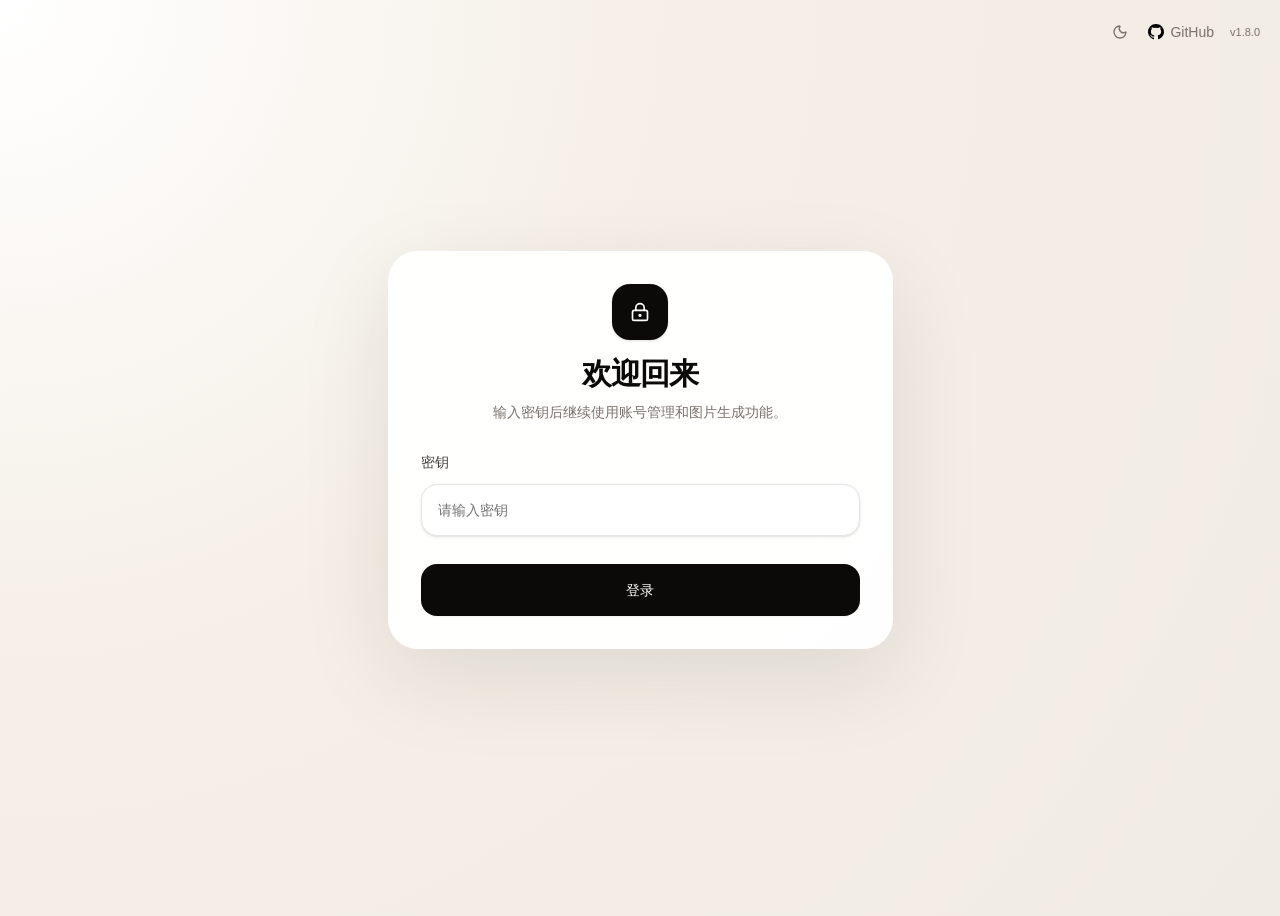
<file: debug/index.html>
<!DOCTYPE html><html lang="zh-CN"><head><meta charSet="utf-8"/><meta name="viewport" content="width=device-width, initial-scale=1, maximum-scale=1, user-scalable=no"/><link rel="stylesheet" href="/_next/static/chunks/0d83jw.07ys~s.css" data-precedence="next"/><link rel="preload" as="script" fetchPriority="low" href="/_next/static/chunks/16-p57oh0g~3s.js"/><script src="/_next/static/chunks/02i7dfk78~t~2.js" async=""></script><script src="/_next/static/chunks/0h4a4y-~puu.x.js" async=""></script><script src="/_next/static/chunks/08f-kaxjrf~_q.js" async=""></script><script src="/_next/static/chunks/turbopack-03cju~fhuxe8g.js" async=""></script><script src="/_next/static/chunks/0vtdxc~33~laj.js" async=""></script><script src="/_next/static/chunks/0t2xr05rlu96l.js" async=""></script><script src="/_next/static/chunks/01pdu9d2b-4c1.js" async=""></script><script src="/_next/static/chunks/0_ruw22f84.5a.js" async=""></script><script src="/_next/static/chunks/0p.-un00h8x-~.js" async=""></script><script src="/_next/static/chunks/0i-0oo28c~idl.js" async=""></script><script src="/_next/static/chunks/030u~6e_34udu.js" async=""></script><script src="/_next/static/chunks/096.yg1c0c87p.js" async=""></script><meta name="theme-color" content="#f0ebe3" media="(prefers-color-scheme: light)"/><meta name="theme-color" content="#12110f" media="(prefers-color-scheme: dark)"/><title>ChatGPT 号池管理</title><meta name="description" content="ChatGPT account pool management dashboard"/><link rel="icon" href="/favicon.ico?favicon.0x3dzn~oxb6tn.ico" sizes="256x256" type="image/x-icon"/><script>
(() => {
  try {
    const stored = localStorage.getItem("chatgpt2api-theme");
    const prefersDark = window.matchMedia("(prefers-color-scheme: dark)").matches;
    const theme = stored === "light" || stored === "dark" ? stored : prefersDark ? "dark" : "light";
    document.documentElement.classList.toggle("dark", theme === "dark");
    document.documentElement.style.colorScheme = theme;
  } catch {
    document.documentElement.classList.remove("dark");
    document.documentElement.style.colorScheme = "light";
  }
})();
</script><script src="/_next/static/chunks/03~yq9q893hmn.js" noModule=""></script></head><body class="antialiased" style="font-family:&quot;SF Pro Display&quot;,&quot;SF Pro Text&quot;,&quot;PingFang SC&quot;,&quot;Microsoft YaHei&quot;,&quot;Helvetica Neue&quot;,sans-serif"><div hidden=""><!--$--><!--/$--></div><section aria-label="Notifications alt+T" tabindex="-1" aria-live="polite" aria-relevant="additions text" aria-atomic="false"></section><main class="min-h-screen overflow-x-hidden bg-[radial-gradient(circle_at_top_left,_rgba(255,255,255,0.92),_rgba(245,239,231,0.96)_42%,_rgba(240,235,227,0.99)_100%)] px-4 pt-0 pb-2 text-stone-900 transition-colors duration-300 dark:bg-[radial-gradient(circle_at_top_left,_rgba(55,48,43,0.72),_rgba(28,25,23,0.98)_40%,_rgba(12,10,9,1)_100%)] dark:text-stone-100 sm:px-6 sm:pt-2 lg:px-8"><div class="mx-auto box-border flex min-h-screen max-w-[1440px] flex-col gap-2 pt-[env(safe-area-inset-top)] sm:gap-5 sm:pt-0"><div class="flex min-h-[calc(100vh-49px)] items-center justify-center"><svg xmlns="http://www.w3.org/2000/svg" width="24" height="24" viewBox="0 0 24 24" fill="none" stroke="currentColor" stroke-width="2" stroke-linecap="round" stroke-linejoin="round" class="lucide lucide-loader-circle size-5 animate-spin text-muted-foreground" aria-hidden="true"><path d="M21 12a9 9 0 1 1-6.219-8.56"></path></svg></div><!--$--><!--/$--></div></main><script src="/_next/static/chunks/16-p57oh0g~3s.js" id="_R_" async=""></script><script>(self.__next_f=self.__next_f||[]).push([0])</script><script>self.__next_f.push([1,"1:\"$Sreact.fragment\"\n2:I[46696,[\"/_next/static/chunks/0vtdxc~33~laj.js\",\"/_next/static/chunks/0t2xr05rlu96l.js\",\"/_next/static/chunks/01pdu9d2b-4c1.js\",\"/_next/static/chunks/0_ruw22f84.5a.js\"],\"Toaster\"]\n3:I[88951,[\"/_next/static/chunks/0vtdxc~33~laj.js\",\"/_next/static/chunks/0t2xr05rlu96l.js\",\"/_next/static/chunks/01pdu9d2b-4c1.js\",\"/_next/static/chunks/0_ruw22f84.5a.js\"],\"TopNav\"]\n4:I[39756,[\"/_next/static/chunks/0vtdxc~33~laj.js\",\"/_next/static/chunks/0t2xr05rlu96l.js\",\"/_next/static/chunks/01pdu9d2b-4c1.js\",\"/_next/static/chunks/0_ruw22f84.5a.js\"],\"default\"]\n5:I[37457,[\"/_next/static/chunks/0vtdxc~33~laj.js\",\"/_next/static/chunks/0t2xr05rlu96l.js\",\"/_next/static/chunks/01pdu9d2b-4c1.js\",\"/_next/static/chunks/0_ruw22f84.5a.js\"],\"default\"]\n6:I[47257,[\"/_next/static/chunks/0vtdxc~33~laj.js\",\"/_next/static/chunks/0t2xr05rlu96l.js\",\"/_next/static/chunks/01pdu9d2b-4c1.js\",\"/_next/static/chunks/0_ruw22f84.5a.js\"],\"ClientPageRoot\"]\n7:I[61184,[\"/_next/static/chunks/0vtdxc~33~laj.js\",\"/_next/static/chunks/0t2xr05rlu96l.js\",\"/_next/static/chunks/01pdu9d2b-4c1.js\",\"/_next/static/chunks/0_ruw22f84.5a.js\",\"/_next/static/chunks/0p.-un00h8x-~.js\",\"/_next/static/chunks/0i-0oo28c~idl.js\",\"/_next/static/chunks/030u~6e_34udu.js\",\"/_next/static/chunks/096.yg1c0c87p.js\"],\"default\"]\nd:I[68027,[\"/_next/static/chunks/0vtdxc~33~laj.js\",\"/_next/static/chunks/0t2xr05rlu96l.js\",\"/_next/static/chunks/01pdu9d2b-4c1.js\",\"/_next/static/chunks/0_ruw22f84.5a.js\"],\"default\",1]\n:HL[\"/_next/static/chunks/0d83jw.07ys~s.css\",\"style\"]\n"])</script><script>self.__next_f.push([1,"0:{\"P\":null,\"c\":[\"\",\"debug\",\"\"],\"q\":\"\",\"i\":false,\"f\":[[[\"\",{\"children\":[\"debug\",{\"children\":[\"__PAGE__\",{}]}]},\"$undefined\",\"$undefined\",16],[[\"$\",\"$1\",\"c\",{\"children\":[[[\"$\",\"link\",\"0\",{\"rel\":\"stylesheet\",\"href\":\"/_next/static/chunks/0d83jw.07ys~s.css\",\"precedence\":\"next\",\"crossOrigin\":\"$undefined\",\"nonce\":\"$undefined\"}],[\"$\",\"script\",\"script-0\",{\"src\":\"/_next/static/chunks/0vtdxc~33~laj.js\",\"async\":true,\"nonce\":\"$undefined\"}],[\"$\",\"script\",\"script-1\",{\"src\":\"/_next/static/chunks/0t2xr05rlu96l.js\",\"async\":true,\"nonce\":\"$undefined\"}],[\"$\",\"script\",\"script-2\",{\"src\":\"/_next/static/chunks/01pdu9d2b-4c1.js\",\"async\":true,\"nonce\":\"$undefined\"}],[\"$\",\"script\",\"script-3\",{\"src\":\"/_next/static/chunks/0_ruw22f84.5a.js\",\"async\":true,\"nonce\":\"$undefined\"}]],[\"$\",\"html\",null,{\"lang\":\"zh-CN\",\"suppressHydrationWarning\":true,\"children\":[[\"$\",\"head\",null,{\"children\":[\"$\",\"script\",null,{\"dangerouslySetInnerHTML\":{\"__html\":\"\\n(() =\u003e {\\n  try {\\n    const stored = localStorage.getItem(\\\"chatgpt2api-theme\\\");\\n    const prefersDark = window.matchMedia(\\\"(prefers-color-scheme: dark)\\\").matches;\\n    const theme = stored === \\\"light\\\" || stored === \\\"dark\\\" ? stored : prefersDark ? \\\"dark\\\" : \\\"light\\\";\\n    document.documentElement.classList.toggle(\\\"dark\\\", theme === \\\"dark\\\");\\n    document.documentElement.style.colorScheme = theme;\\n  } catch {\\n    document.documentElement.classList.remove(\\\"dark\\\");\\n    document.documentElement.style.colorScheme = \\\"light\\\";\\n  }\\n})();\\n\"}}]}],[\"$\",\"body\",null,{\"className\":\"antialiased\",\"style\":{\"fontFamily\":\"\\\"SF Pro Display\\\",\\\"SF Pro Text\\\",\\\"PingFang SC\\\",\\\"Microsoft YaHei\\\",\\\"Helvetica Neue\\\",sans-serif\"},\"children\":[[\"$\",\"$L2\",null,{\"position\":\"top-center\",\"richColors\":true,\"offset\":48}],[\"$\",\"main\",null,{\"className\":\"min-h-screen overflow-x-hidden bg-[radial-gradient(circle_at_top_left,_rgba(255,255,255,0.92),_rgba(245,239,231,0.96)_42%,_rgba(240,235,227,0.99)_100%)] px-4 pt-0 pb-2 text-stone-900 transition-colors duration-300 dark:bg-[radial-gradient(circle_at_top_left,_rgba(55,48,43,0.72),_rgba(28,25,23,0.98)_40%,_rgba(12,10,9,1)_100%)] dark:text-stone-100 sm:px-6 sm:pt-2 lg:px-8\",\"children\":[\"$\",\"div\",null,{\"className\":\"mx-auto box-border flex min-h-screen max-w-[1440px] flex-col gap-2 pt-[env(safe-area-inset-top)] sm:gap-5 sm:pt-0\",\"children\":[[\"$\",\"$L3\",null,{}],[\"$\",\"$L4\",null,{\"parallelRouterKey\":\"children\",\"error\":\"$undefined\",\"errorStyles\":\"$undefined\",\"errorScripts\":\"$undefined\",\"template\":[\"$\",\"$L5\",null,{}],\"templateStyles\":\"$undefined\",\"templateScripts\":\"$undefined\",\"notFound\":[[[\"$\",\"title\",null,{\"children\":\"404: This page could not be found.\"}],[\"$\",\"div\",null,{\"style\":{\"fontFamily\":\"system-ui,\\\"Segoe UI\\\",Roboto,Helvetica,Arial,sans-serif,\\\"Apple Color Emoji\\\",\\\"Segoe UI Emoji\\\"\",\"height\":\"100vh\",\"textAlign\":\"center\",\"display\":\"flex\",\"flexDirection\":\"column\",\"alignItems\":\"center\",\"justifyContent\":\"center\"},\"children\":[\"$\",\"div\",null,{\"children\":[[\"$\",\"style\",null,{\"dangerouslySetInnerHTML\":{\"__html\":\"body{color:#000;background:#fff;margin:0}.next-error-h1{border-right:1px solid rgba(0,0,0,.3)}@media (prefers-color-scheme:dark){body{color:#fff;background:#000}.next-error-h1{border-right:1px solid rgba(255,255,255,.3)}}\"}}],[\"$\",\"h1\",null,{\"className\":\"next-error-h1\",\"style\":{\"display\":\"inline-block\",\"margin\":\"0 20px 0 0\",\"padding\":\"0 23px 0 0\",\"fontSize\":24,\"fontWeight\":500,\"verticalAlign\":\"top\",\"lineHeight\":\"49px\"},\"children\":404}],[\"$\",\"div\",null,{\"style\":{\"display\":\"inline-block\"},\"children\":[\"$\",\"h2\",null,{\"style\":{\"fontSize\":14,\"fontWeight\":400,\"lineHeight\":\"49px\",\"margin\":0},\"children\":\"This page could not be found.\"}]}]]}]}]],[]],\"forbidden\":\"$undefined\",\"unauthorized\":\"$undefined\"}]]}]}]]}]]}]]}],{\"children\":[[\"$\",\"$1\",\"c\",{\"children\":[null,[\"$\",\"$L4\",null,{\"parallelRouterKey\":\"children\",\"error\":\"$undefined\",\"errorStyles\":\"$undefined\",\"errorScripts\":\"$undefined\",\"template\":[\"$\",\"$L5\",null,{}],\"templateStyles\":\"$undefined\",\"templateScripts\":\"$undefined\",\"notFound\":\"$undefined\",\"forbidden\":\"$undefined\",\"unauthorized\":\"$undefined\"}]]}],{\"children\":[[\"$\",\"$1\",\"c\",{\"children\":[[\"$\",\"$L6\",null,{\"Component\":\"$7\",\"serverProvidedParams\":{\"searchParams\":{},\"params\":{},\"promises\":[\"$@8\",\"$@9\"]}}],[[\"$\",\"script\",\"script-0\",{\"src\":\"/_next/static/chunks/0p.-un00h8x-~.js\",\"async\":true,\"nonce\":\"$undefined\"}],[\"$\",\"script\",\"script-1\",{\"src\":\"/_next/static/chunks/0i-0oo28c~idl.js\",\"async\":true,\"nonce\":\"$undefined\"}],[\"$\",\"script\",\"script-2\",{\"src\":\"/_next/static/chunks/030u~6e_34udu.js\",\"async\":true,\"nonce\":\"$undefined\"}],[\"$\",\"script\",\"script-3\",{\"src\":\"/_next/static/chunks/096.yg1c0c87p.js\",\"async\":true,\"nonce\":\"$undefined\"}]],\"$La\"]}],{},null,false,null]},null,false,\"$@b\"]},null,false,null],\"$Lc\",false]],\"m\":\"$undefined\",\"G\":[\"$d\",[\"$Le\"]],\"S\":true,\"h\":null,\"s\":\"$undefined\",\"l\":\"$undefined\",\"p\":\"$undefined\",\"d\":\"$undefined\",\"b\":\"Y_dEfsEwxndRFwtiqWc3N\"}\n"])</script><script>self.__next_f.push([1,"f:I[97367,[\"/_next/static/chunks/0vtdxc~33~laj.js\",\"/_next/static/chunks/0t2xr05rlu96l.js\",\"/_next/static/chunks/01pdu9d2b-4c1.js\",\"/_next/static/chunks/0_ruw22f84.5a.js\"],\"OutletBoundary\"]\n10:\"$Sreact.suspense\"\n13:I[97367,[\"/_next/static/chunks/0vtdxc~33~laj.js\",\"/_next/static/chunks/0t2xr05rlu96l.js\",\"/_next/static/chunks/01pdu9d2b-4c1.js\",\"/_next/static/chunks/0_ruw22f84.5a.js\"],\"ViewportBoundary\"]\n15:I[97367,[\"/_next/static/chunks/0vtdxc~33~laj.js\",\"/_next/static/chunks/0t2xr05rlu96l.js\",\"/_next/static/chunks/01pdu9d2b-4c1.js\",\"/_next/static/chunks/0_ruw22f84.5a.js\"],\"MetadataBoundary\"]\na:[\"$\",\"$Lf\",null,{\"children\":[\"$\",\"$10\",null,{\"name\":\"Next.MetadataOutlet\",\"children\":\"$@11\"}]}]\n12:[]\nb:\"$W12\"\nc:[\"$\",\"$1\",\"h\",{\"children\":[null,[\"$\",\"$L13\",null,{\"children\":\"$L14\"}],[\"$\",\"div\",null,{\"hidden\":true,\"children\":[\"$\",\"$L15\",null,{\"children\":[\"$\",\"$10\",null,{\"name\":\"Next.Metadata\",\"children\":\"$L16\"}]}]}],null]}]\ne:[\"$\",\"link\",\"0\",{\"rel\":\"stylesheet\",\"href\":\"/_next/static/chunks/0d83jw.07ys~s.css\",\"precedence\":\"next\",\"crossOrigin\":\"$undefined\",\"nonce\":\"$undefined\"}]\n8:{}\n9:\"$0:f:0:1:1:children:1:children:0:props:children:0:props:serverProvidedParams:params\"\n"])</script><script>self.__next_f.push([1,"14:[[\"$\",\"meta\",\"0\",{\"charSet\":\"utf-8\"}],[\"$\",\"meta\",\"1\",{\"name\":\"viewport\",\"content\":\"width=device-width, initial-scale=1, maximum-scale=1, user-scalable=no\"}],[\"$\",\"meta\",\"2\",{\"name\":\"theme-color\",\"content\":\"#f0ebe3\",\"media\":\"(prefers-color-scheme: light)\"}],[\"$\",\"meta\",\"3\",{\"name\":\"theme-color\",\"content\":\"#12110f\",\"media\":\"(prefers-color-scheme: dark)\"}]]\n"])</script><script>self.__next_f.push([1,"17:I[27201,[\"/_next/static/chunks/0vtdxc~33~laj.js\",\"/_next/static/chunks/0t2xr05rlu96l.js\",\"/_next/static/chunks/01pdu9d2b-4c1.js\",\"/_next/static/chunks/0_ruw22f84.5a.js\"],\"IconMark\"]\n11:null\n16:[[\"$\",\"title\",\"0\",{\"children\":\"ChatGPT 号池管理\"}],[\"$\",\"meta\",\"1\",{\"name\":\"description\",\"content\":\"ChatGPT account pool management dashboard\"}],[\"$\",\"link\",\"2\",{\"rel\":\"icon\",\"href\":\"/favicon.ico?favicon.0x3dzn~oxb6tn.ico\",\"sizes\":\"256x256\",\"type\":\"image/x-icon\"}],[\"$\",\"$L17\",\"3\",{}]]\n"])</script></body></html>
</file>
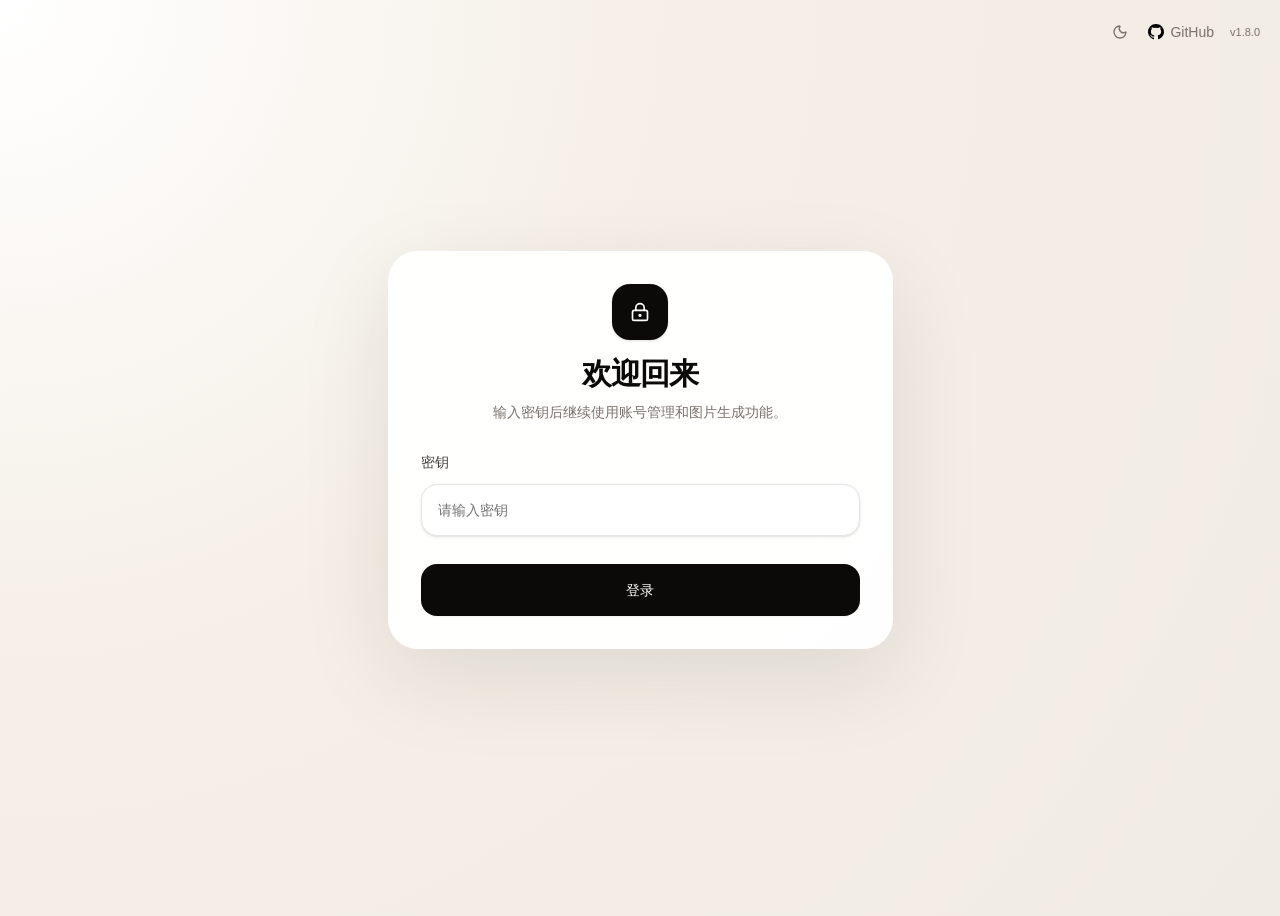
<file: image-manager/index.html>
<!DOCTYPE html><html lang="zh-CN"><head><meta charSet="utf-8"/><meta name="viewport" content="width=device-width, initial-scale=1, maximum-scale=1, user-scalable=no"/><link rel="stylesheet" href="/_next/static/chunks/0d83jw.07ys~s.css" data-precedence="next"/><link rel="preload" as="script" fetchPriority="low" href="/_next/static/chunks/16-p57oh0g~3s.js"/><script src="/_next/static/chunks/02i7dfk78~t~2.js" async=""></script><script src="/_next/static/chunks/0h4a4y-~puu.x.js" async=""></script><script src="/_next/static/chunks/08f-kaxjrf~_q.js" async=""></script><script src="/_next/static/chunks/turbopack-03cju~fhuxe8g.js" async=""></script><script src="/_next/static/chunks/0vtdxc~33~laj.js" async=""></script><script src="/_next/static/chunks/0t2xr05rlu96l.js" async=""></script><script src="/_next/static/chunks/01pdu9d2b-4c1.js" async=""></script><script src="/_next/static/chunks/0_ruw22f84.5a.js" async=""></script><script src="/_next/static/chunks/0zn26e65indbi.js" async=""></script><script src="/_next/static/chunks/0nbo3-n0nalh8.js" async=""></script><script src="/_next/static/chunks/00.agq095f37d.js" async=""></script><meta name="theme-color" content="#f0ebe3" media="(prefers-color-scheme: light)"/><meta name="theme-color" content="#12110f" media="(prefers-color-scheme: dark)"/><title>ChatGPT 号池管理</title><meta name="description" content="ChatGPT account pool management dashboard"/><link rel="icon" href="/favicon.ico?favicon.0x3dzn~oxb6tn.ico" sizes="256x256" type="image/x-icon"/><script>
(() => {
  try {
    const stored = localStorage.getItem("chatgpt2api-theme");
    const prefersDark = window.matchMedia("(prefers-color-scheme: dark)").matches;
    const theme = stored === "light" || stored === "dark" ? stored : prefersDark ? "dark" : "light";
    document.documentElement.classList.toggle("dark", theme === "dark");
    document.documentElement.style.colorScheme = theme;
  } catch {
    document.documentElement.classList.remove("dark");
    document.documentElement.style.colorScheme = "light";
  }
})();
</script><script src="/_next/static/chunks/03~yq9q893hmn.js" noModule=""></script></head><body class="antialiased" style="font-family:&quot;SF Pro Display&quot;,&quot;SF Pro Text&quot;,&quot;PingFang SC&quot;,&quot;Microsoft YaHei&quot;,&quot;Helvetica Neue&quot;,sans-serif"><div hidden=""><!--$--><!--/$--></div><section aria-label="Notifications alt+T" tabindex="-1" aria-live="polite" aria-relevant="additions text" aria-atomic="false"></section><main class="min-h-screen overflow-x-hidden bg-[radial-gradient(circle_at_top_left,_rgba(255,255,255,0.92),_rgba(245,239,231,0.96)_42%,_rgba(240,235,227,0.99)_100%)] px-4 pt-0 pb-2 text-stone-900 transition-colors duration-300 dark:bg-[radial-gradient(circle_at_top_left,_rgba(55,48,43,0.72),_rgba(28,25,23,0.98)_40%,_rgba(12,10,9,1)_100%)] dark:text-stone-100 sm:px-6 sm:pt-2 lg:px-8"><div class="mx-auto box-border flex min-h-screen max-w-[1440px] flex-col gap-2 pt-[env(safe-area-inset-top)] sm:gap-5 sm:pt-0"><div class="flex min-h-[40vh] items-center justify-center"><svg xmlns="http://www.w3.org/2000/svg" width="24" height="24" viewBox="0 0 24 24" fill="none" stroke="currentColor" stroke-width="2" stroke-linecap="round" stroke-linejoin="round" class="lucide lucide-loader-circle size-5 animate-spin text-stone-400" aria-hidden="true"><path d="M21 12a9 9 0 1 1-6.219-8.56"></path></svg></div><!--$--><!--/$--></div></main><script src="/_next/static/chunks/16-p57oh0g~3s.js" id="_R_" async=""></script><script>(self.__next_f=self.__next_f||[]).push([0])</script><script>self.__next_f.push([1,"1:\"$Sreact.fragment\"\n2:I[46696,[\"/_next/static/chunks/0vtdxc~33~laj.js\",\"/_next/static/chunks/0t2xr05rlu96l.js\",\"/_next/static/chunks/01pdu9d2b-4c1.js\",\"/_next/static/chunks/0_ruw22f84.5a.js\"],\"Toaster\"]\n3:I[88951,[\"/_next/static/chunks/0vtdxc~33~laj.js\",\"/_next/static/chunks/0t2xr05rlu96l.js\",\"/_next/static/chunks/01pdu9d2b-4c1.js\",\"/_next/static/chunks/0_ruw22f84.5a.js\"],\"TopNav\"]\n4:I[39756,[\"/_next/static/chunks/0vtdxc~33~laj.js\",\"/_next/static/chunks/0t2xr05rlu96l.js\",\"/_next/static/chunks/01pdu9d2b-4c1.js\",\"/_next/static/chunks/0_ruw22f84.5a.js\"],\"default\"]\n5:I[37457,[\"/_next/static/chunks/0vtdxc~33~laj.js\",\"/_next/static/chunks/0t2xr05rlu96l.js\",\"/_next/static/chunks/01pdu9d2b-4c1.js\",\"/_next/static/chunks/0_ruw22f84.5a.js\"],\"default\"]\n6:I[47257,[\"/_next/static/chunks/0vtdxc~33~laj.js\",\"/_next/static/chunks/0t2xr05rlu96l.js\",\"/_next/static/chunks/01pdu9d2b-4c1.js\",\"/_next/static/chunks/0_ruw22f84.5a.js\"],\"ClientPageRoot\"]\n7:I[77684,[\"/_next/static/chunks/0vtdxc~33~laj.js\",\"/_next/static/chunks/0t2xr05rlu96l.js\",\"/_next/static/chunks/01pdu9d2b-4c1.js\",\"/_next/static/chunks/0_ruw22f84.5a.js\",\"/_next/static/chunks/0zn26e65indbi.js\",\"/_next/static/chunks/0nbo3-n0nalh8.js\",\"/_next/static/chunks/00.agq095f37d.js\"],\"default\"]\na:I[97367,[\"/_next/static/chunks/0vtdxc~33~laj.js\",\"/_next/static/chunks/0t2xr05rlu96l.js\",\"/_next/static/chunks/01pdu9d2b-4c1.js\",\"/_next/static/chunks/0_ruw22f84.5a.js\"],\"OutletBoundary\"]\ne:I[68027,[\"/_next/static/chunks/0vtdxc~33~laj.js\",\"/_next/static/chunks/0t2xr05rlu96l.js\",\"/_next/static/chunks/01pdu9d2b-4c1.js\",\"/_next/static/chunks/0_ruw22f84.5a.js\"],\"default\",1]\n:HL[\"/_next/static/chunks/0d83jw.07ys~s.css\",\"style\"]\n"])</script><script>self.__next_f.push([1,"0:{\"P\":null,\"c\":[\"\",\"image-manager\",\"\"],\"q\":\"\",\"i\":false,\"f\":[[[\"\",{\"children\":[\"image-manager\",{\"children\":[\"__PAGE__\",{}]}]},\"$undefined\",\"$undefined\",16],[[\"$\",\"$1\",\"c\",{\"children\":[[[\"$\",\"link\",\"0\",{\"rel\":\"stylesheet\",\"href\":\"/_next/static/chunks/0d83jw.07ys~s.css\",\"precedence\":\"next\",\"crossOrigin\":\"$undefined\",\"nonce\":\"$undefined\"}],[\"$\",\"script\",\"script-0\",{\"src\":\"/_next/static/chunks/0vtdxc~33~laj.js\",\"async\":true,\"nonce\":\"$undefined\"}],[\"$\",\"script\",\"script-1\",{\"src\":\"/_next/static/chunks/0t2xr05rlu96l.js\",\"async\":true,\"nonce\":\"$undefined\"}],[\"$\",\"script\",\"script-2\",{\"src\":\"/_next/static/chunks/01pdu9d2b-4c1.js\",\"async\":true,\"nonce\":\"$undefined\"}],[\"$\",\"script\",\"script-3\",{\"src\":\"/_next/static/chunks/0_ruw22f84.5a.js\",\"async\":true,\"nonce\":\"$undefined\"}]],[\"$\",\"html\",null,{\"lang\":\"zh-CN\",\"suppressHydrationWarning\":true,\"children\":[[\"$\",\"head\",null,{\"children\":[\"$\",\"script\",null,{\"dangerouslySetInnerHTML\":{\"__html\":\"\\n(() =\u003e {\\n  try {\\n    const stored = localStorage.getItem(\\\"chatgpt2api-theme\\\");\\n    const prefersDark = window.matchMedia(\\\"(prefers-color-scheme: dark)\\\").matches;\\n    const theme = stored === \\\"light\\\" || stored === \\\"dark\\\" ? stored : prefersDark ? \\\"dark\\\" : \\\"light\\\";\\n    document.documentElement.classList.toggle(\\\"dark\\\", theme === \\\"dark\\\");\\n    document.documentElement.style.colorScheme = theme;\\n  } catch {\\n    document.documentElement.classList.remove(\\\"dark\\\");\\n    document.documentElement.style.colorScheme = \\\"light\\\";\\n  }\\n})();\\n\"}}]}],[\"$\",\"body\",null,{\"className\":\"antialiased\",\"style\":{\"fontFamily\":\"\\\"SF Pro Display\\\",\\\"SF Pro Text\\\",\\\"PingFang SC\\\",\\\"Microsoft YaHei\\\",\\\"Helvetica Neue\\\",sans-serif\"},\"children\":[[\"$\",\"$L2\",null,{\"position\":\"top-center\",\"richColors\":true,\"offset\":48}],[\"$\",\"main\",null,{\"className\":\"min-h-screen overflow-x-hidden bg-[radial-gradient(circle_at_top_left,_rgba(255,255,255,0.92),_rgba(245,239,231,0.96)_42%,_rgba(240,235,227,0.99)_100%)] px-4 pt-0 pb-2 text-stone-900 transition-colors duration-300 dark:bg-[radial-gradient(circle_at_top_left,_rgba(55,48,43,0.72),_rgba(28,25,23,0.98)_40%,_rgba(12,10,9,1)_100%)] dark:text-stone-100 sm:px-6 sm:pt-2 lg:px-8\",\"children\":[\"$\",\"div\",null,{\"className\":\"mx-auto box-border flex min-h-screen max-w-[1440px] flex-col gap-2 pt-[env(safe-area-inset-top)] sm:gap-5 sm:pt-0\",\"children\":[[\"$\",\"$L3\",null,{}],[\"$\",\"$L4\",null,{\"parallelRouterKey\":\"children\",\"error\":\"$undefined\",\"errorStyles\":\"$undefined\",\"errorScripts\":\"$undefined\",\"template\":[\"$\",\"$L5\",null,{}],\"templateStyles\":\"$undefined\",\"templateScripts\":\"$undefined\",\"notFound\":[[[\"$\",\"title\",null,{\"children\":\"404: This page could not be found.\"}],[\"$\",\"div\",null,{\"style\":{\"fontFamily\":\"system-ui,\\\"Segoe UI\\\",Roboto,Helvetica,Arial,sans-serif,\\\"Apple Color Emoji\\\",\\\"Segoe UI Emoji\\\"\",\"height\":\"100vh\",\"textAlign\":\"center\",\"display\":\"flex\",\"flexDirection\":\"column\",\"alignItems\":\"center\",\"justifyContent\":\"center\"},\"children\":[\"$\",\"div\",null,{\"children\":[[\"$\",\"style\",null,{\"dangerouslySetInnerHTML\":{\"__html\":\"body{color:#000;background:#fff;margin:0}.next-error-h1{border-right:1px solid rgba(0,0,0,.3)}@media (prefers-color-scheme:dark){body{color:#fff;background:#000}.next-error-h1{border-right:1px solid rgba(255,255,255,.3)}}\"}}],[\"$\",\"h1\",null,{\"className\":\"next-error-h1\",\"style\":{\"display\":\"inline-block\",\"margin\":\"0 20px 0 0\",\"padding\":\"0 23px 0 0\",\"fontSize\":24,\"fontWeight\":500,\"verticalAlign\":\"top\",\"lineHeight\":\"49px\"},\"children\":404}],[\"$\",\"div\",null,{\"style\":{\"display\":\"inline-block\"},\"children\":[\"$\",\"h2\",null,{\"style\":{\"fontSize\":14,\"fontWeight\":400,\"lineHeight\":\"49px\",\"margin\":0},\"children\":\"This page could not be found.\"}]}]]}]}]],[]],\"forbidden\":\"$undefined\",\"unauthorized\":\"$undefined\"}]]}]}]]}]]}]]}],{\"children\":[[\"$\",\"$1\",\"c\",{\"children\":[null,[\"$\",\"$L4\",null,{\"parallelRouterKey\":\"children\",\"error\":\"$undefined\",\"errorStyles\":\"$undefined\",\"errorScripts\":\"$undefined\",\"template\":[\"$\",\"$L5\",null,{}],\"templateStyles\":\"$undefined\",\"templateScripts\":\"$undefined\",\"notFound\":\"$undefined\",\"forbidden\":\"$undefined\",\"unauthorized\":\"$undefined\"}]]}],{\"children\":[[\"$\",\"$1\",\"c\",{\"children\":[[\"$\",\"$L6\",null,{\"Component\":\"$7\",\"serverProvidedParams\":{\"searchParams\":{},\"params\":{},\"promises\":[\"$@8\",\"$@9\"]}}],[[\"$\",\"script\",\"script-0\",{\"src\":\"/_next/static/chunks/0zn26e65indbi.js\",\"async\":true,\"nonce\":\"$undefined\"}],[\"$\",\"script\",\"script-1\",{\"src\":\"/_next/static/chunks/0nbo3-n0nalh8.js\",\"async\":true,\"nonce\":\"$undefined\"}],[\"$\",\"script\",\"script-2\",{\"src\":\"/_next/static/chunks/00.agq095f37d.js\",\"async\":true,\"nonce\":\"$undefined\"}]],[\"$\",\"$La\",null,{\"children\":\"$Lb\"}]]}],{},null,false,null]},null,false,\"$@c\"]},null,false,null],\"$Ld\",false]],\"m\":\"$undefined\",\"G\":[\"$e\",[\"$Lf\"]],\"S\":true,\"h\":null,\"s\":\"$undefined\",\"l\":\"$undefined\",\"p\":\"$undefined\",\"d\":\"$undefined\",\"b\":\"Y_dEfsEwxndRFwtiqWc3N\"}\n"])</script><script>self.__next_f.push([1,"10:\"$Sreact.suspense\"\n13:I[97367,[\"/_next/static/chunks/0vtdxc~33~laj.js\",\"/_next/static/chunks/0t2xr05rlu96l.js\",\"/_next/static/chunks/01pdu9d2b-4c1.js\",\"/_next/static/chunks/0_ruw22f84.5a.js\"],\"ViewportBoundary\"]\n15:I[97367,[\"/_next/static/chunks/0vtdxc~33~laj.js\",\"/_next/static/chunks/0t2xr05rlu96l.js\",\"/_next/static/chunks/01pdu9d2b-4c1.js\",\"/_next/static/chunks/0_ruw22f84.5a.js\"],\"MetadataBoundary\"]\nb:[\"$\",\"$10\",null,{\"name\":\"Next.MetadataOutlet\",\"children\":\"$@11\"}]\n12:[]\nc:\"$W12\"\nd:[\"$\",\"$1\",\"h\",{\"children\":[null,[\"$\",\"$L13\",null,{\"children\":\"$L14\"}],[\"$\",\"div\",null,{\"hidden\":true,\"children\":[\"$\",\"$L15\",null,{\"children\":[\"$\",\"$10\",null,{\"name\":\"Next.Metadata\",\"children\":\"$L16\"}]}]}],null]}]\nf:[\"$\",\"link\",\"0\",{\"rel\":\"stylesheet\",\"href\":\"/_next/static/chunks/0d83jw.07ys~s.css\",\"precedence\":\"next\",\"crossOrigin\":\"$undefined\",\"nonce\":\"$undefined\"}]\n8:{}\n9:\"$0:f:0:1:1:children:1:children:0:props:children:0:props:serverProvidedParams:params\"\n"])</script><script>self.__next_f.push([1,"14:[[\"$\",\"meta\",\"0\",{\"charSet\":\"utf-8\"}],[\"$\",\"meta\",\"1\",{\"name\":\"viewport\",\"content\":\"width=device-width, initial-scale=1, maximum-scale=1, user-scalable=no\"}],[\"$\",\"meta\",\"2\",{\"name\":\"theme-color\",\"content\":\"#f0ebe3\",\"media\":\"(prefers-color-scheme: light)\"}],[\"$\",\"meta\",\"3\",{\"name\":\"theme-color\",\"content\":\"#12110f\",\"media\":\"(prefers-color-scheme: dark)\"}]]\n"])</script><script>self.__next_f.push([1,"17:I[27201,[\"/_next/static/chunks/0vtdxc~33~laj.js\",\"/_next/static/chunks/0t2xr05rlu96l.js\",\"/_next/static/chunks/01pdu9d2b-4c1.js\",\"/_next/static/chunks/0_ruw22f84.5a.js\"],\"IconMark\"]\n11:null\n16:[[\"$\",\"title\",\"0\",{\"children\":\"ChatGPT 号池管理\"}],[\"$\",\"meta\",\"1\",{\"name\":\"description\",\"content\":\"ChatGPT account pool management dashboard\"}],[\"$\",\"link\",\"2\",{\"rel\":\"icon\",\"href\":\"/favicon.ico?favicon.0x3dzn~oxb6tn.ico\",\"sizes\":\"256x256\",\"type\":\"image/x-icon\"}],[\"$\",\"$L17\",\"3\",{}]]\n"])</script></body></html>
</file>
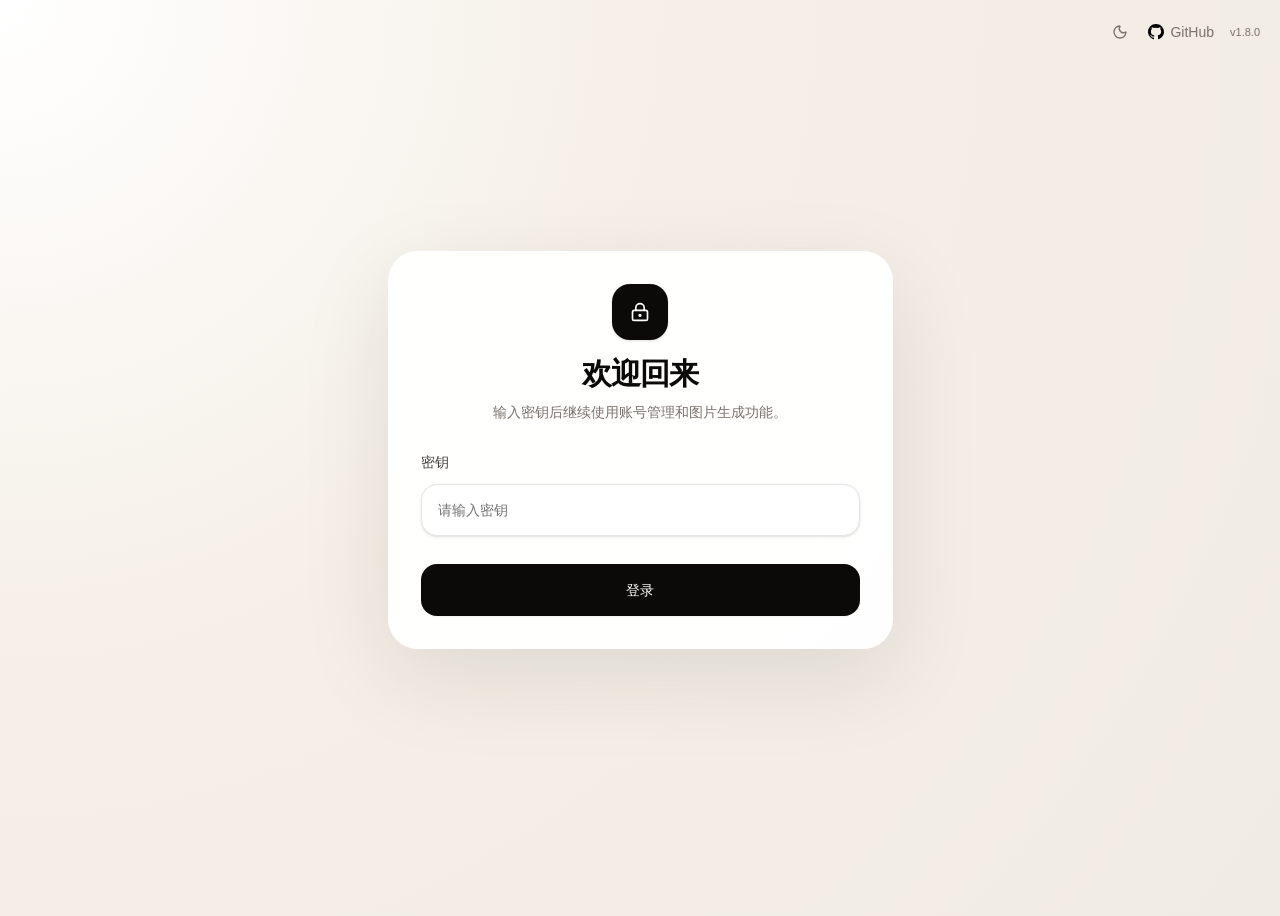
<file: image/index.html>
<!DOCTYPE html><html lang="zh-CN"><head><meta charSet="utf-8"/><meta name="viewport" content="width=device-width, initial-scale=1, maximum-scale=1, user-scalable=no"/><link rel="stylesheet" href="/_next/static/chunks/0d83jw.07ys~s.css" data-precedence="next"/><link rel="preload" as="script" fetchPriority="low" href="/_next/static/chunks/16-p57oh0g~3s.js"/><script src="/_next/static/chunks/02i7dfk78~t~2.js" async=""></script><script src="/_next/static/chunks/0h4a4y-~puu.x.js" async=""></script><script src="/_next/static/chunks/08f-kaxjrf~_q.js" async=""></script><script src="/_next/static/chunks/turbopack-03cju~fhuxe8g.js" async=""></script><script src="/_next/static/chunks/0vtdxc~33~laj.js" async=""></script><script src="/_next/static/chunks/0t2xr05rlu96l.js" async=""></script><script src="/_next/static/chunks/01pdu9d2b-4c1.js" async=""></script><script src="/_next/static/chunks/0_ruw22f84.5a.js" async=""></script><script src="/_next/static/chunks/0ryn0cwzyb3~b.js" async=""></script><script src="/_next/static/chunks/0y~6bhp0hq7gj.js" async=""></script><script src="/_next/static/chunks/0huu0n5by88mw.js" async=""></script><script src="/_next/static/chunks/0dyvpjxz8y6q2.js" async=""></script><meta name="theme-color" content="#f0ebe3" media="(prefers-color-scheme: light)"/><meta name="theme-color" content="#12110f" media="(prefers-color-scheme: dark)"/><title>ChatGPT 号池管理</title><meta name="description" content="ChatGPT account pool management dashboard"/><link rel="icon" href="/favicon.ico?favicon.0x3dzn~oxb6tn.ico" sizes="256x256" type="image/x-icon"/><script>
(() => {
  try {
    const stored = localStorage.getItem("chatgpt2api-theme");
    const prefersDark = window.matchMedia("(prefers-color-scheme: dark)").matches;
    const theme = stored === "light" || stored === "dark" ? stored : prefersDark ? "dark" : "light";
    document.documentElement.classList.toggle("dark", theme === "dark");
    document.documentElement.style.colorScheme = theme;
  } catch {
    document.documentElement.classList.remove("dark");
    document.documentElement.style.colorScheme = "light";
  }
})();
</script><script src="/_next/static/chunks/03~yq9q893hmn.js" noModule=""></script></head><body class="antialiased" style="font-family:&quot;SF Pro Display&quot;,&quot;SF Pro Text&quot;,&quot;PingFang SC&quot;,&quot;Microsoft YaHei&quot;,&quot;Helvetica Neue&quot;,sans-serif"><div hidden=""><!--$--><!--/$--></div><section aria-label="Notifications alt+T" tabindex="-1" aria-live="polite" aria-relevant="additions text" aria-atomic="false"></section><main class="min-h-screen overflow-x-hidden bg-[radial-gradient(circle_at_top_left,_rgba(255,255,255,0.92),_rgba(245,239,231,0.96)_42%,_rgba(240,235,227,0.99)_100%)] px-4 pt-0 pb-2 text-stone-900 transition-colors duration-300 dark:bg-[radial-gradient(circle_at_top_left,_rgba(55,48,43,0.72),_rgba(28,25,23,0.98)_40%,_rgba(12,10,9,1)_100%)] dark:text-stone-100 sm:px-6 sm:pt-2 lg:px-8"><div class="mx-auto box-border flex min-h-screen max-w-[1440px] flex-col gap-2 pt-[env(safe-area-inset-top)] sm:gap-5 sm:pt-0"><div class="flex min-h-[40vh] items-center justify-center"><svg xmlns="http://www.w3.org/2000/svg" width="24" height="24" viewBox="0 0 24 24" fill="none" stroke="currentColor" stroke-width="2" stroke-linecap="round" stroke-linejoin="round" class="lucide lucide-loader-circle size-5 animate-spin text-stone-400" aria-hidden="true"><path d="M21 12a9 9 0 1 1-6.219-8.56"></path></svg></div><!--$--><!--/$--></div></main><script src="/_next/static/chunks/16-p57oh0g~3s.js" id="_R_" async=""></script><script>(self.__next_f=self.__next_f||[]).push([0])</script><script>self.__next_f.push([1,"1:\"$Sreact.fragment\"\n2:I[46696,[\"/_next/static/chunks/0vtdxc~33~laj.js\",\"/_next/static/chunks/0t2xr05rlu96l.js\",\"/_next/static/chunks/01pdu9d2b-4c1.js\",\"/_next/static/chunks/0_ruw22f84.5a.js\"],\"Toaster\"]\n3:I[88951,[\"/_next/static/chunks/0vtdxc~33~laj.js\",\"/_next/static/chunks/0t2xr05rlu96l.js\",\"/_next/static/chunks/01pdu9d2b-4c1.js\",\"/_next/static/chunks/0_ruw22f84.5a.js\"],\"TopNav\"]\n4:I[39756,[\"/_next/static/chunks/0vtdxc~33~laj.js\",\"/_next/static/chunks/0t2xr05rlu96l.js\",\"/_next/static/chunks/01pdu9d2b-4c1.js\",\"/_next/static/chunks/0_ruw22f84.5a.js\"],\"default\"]\n5:I[37457,[\"/_next/static/chunks/0vtdxc~33~laj.js\",\"/_next/static/chunks/0t2xr05rlu96l.js\",\"/_next/static/chunks/01pdu9d2b-4c1.js\",\"/_next/static/chunks/0_ruw22f84.5a.js\"],\"default\"]\n6:I[47257,[\"/_next/static/chunks/0vtdxc~33~laj.js\",\"/_next/static/chunks/0t2xr05rlu96l.js\",\"/_next/static/chunks/01pdu9d2b-4c1.js\",\"/_next/static/chunks/0_ruw22f84.5a.js\"],\"ClientPageRoot\"]\n7:I[26615,[\"/_next/static/chunks/0vtdxc~33~laj.js\",\"/_next/static/chunks/0t2xr05rlu96l.js\",\"/_next/static/chunks/01pdu9d2b-4c1.js\",\"/_next/static/chunks/0_ruw22f84.5a.js\",\"/_next/static/chunks/0ryn0cwzyb3~b.js\",\"/_next/static/chunks/0y~6bhp0hq7gj.js\",\"/_next/static/chunks/0huu0n5by88mw.js\",\"/_next/static/chunks/0dyvpjxz8y6q2.js\"],\"default\"]\nd:I[68027,[\"/_next/static/chunks/0vtdxc~33~laj.js\",\"/_next/static/chunks/0t2xr05rlu96l.js\",\"/_next/static/chunks/01pdu9d2b-4c1.js\",\"/_next/static/chunks/0_ruw22f84.5a.js\"],\"default\",1]\n:HL[\"/_next/static/chunks/0d83jw.07ys~s.css\",\"style\"]\n"])</script><script>self.__next_f.push([1,"0:{\"P\":null,\"c\":[\"\",\"image\",\"\"],\"q\":\"\",\"i\":false,\"f\":[[[\"\",{\"children\":[\"image\",{\"children\":[\"__PAGE__\",{}]}]},\"$undefined\",\"$undefined\",16],[[\"$\",\"$1\",\"c\",{\"children\":[[[\"$\",\"link\",\"0\",{\"rel\":\"stylesheet\",\"href\":\"/_next/static/chunks/0d83jw.07ys~s.css\",\"precedence\":\"next\",\"crossOrigin\":\"$undefined\",\"nonce\":\"$undefined\"}],[\"$\",\"script\",\"script-0\",{\"src\":\"/_next/static/chunks/0vtdxc~33~laj.js\",\"async\":true,\"nonce\":\"$undefined\"}],[\"$\",\"script\",\"script-1\",{\"src\":\"/_next/static/chunks/0t2xr05rlu96l.js\",\"async\":true,\"nonce\":\"$undefined\"}],[\"$\",\"script\",\"script-2\",{\"src\":\"/_next/static/chunks/01pdu9d2b-4c1.js\",\"async\":true,\"nonce\":\"$undefined\"}],[\"$\",\"script\",\"script-3\",{\"src\":\"/_next/static/chunks/0_ruw22f84.5a.js\",\"async\":true,\"nonce\":\"$undefined\"}]],[\"$\",\"html\",null,{\"lang\":\"zh-CN\",\"suppressHydrationWarning\":true,\"children\":[[\"$\",\"head\",null,{\"children\":[\"$\",\"script\",null,{\"dangerouslySetInnerHTML\":{\"__html\":\"\\n(() =\u003e {\\n  try {\\n    const stored = localStorage.getItem(\\\"chatgpt2api-theme\\\");\\n    const prefersDark = window.matchMedia(\\\"(prefers-color-scheme: dark)\\\").matches;\\n    const theme = stored === \\\"light\\\" || stored === \\\"dark\\\" ? stored : prefersDark ? \\\"dark\\\" : \\\"light\\\";\\n    document.documentElement.classList.toggle(\\\"dark\\\", theme === \\\"dark\\\");\\n    document.documentElement.style.colorScheme = theme;\\n  } catch {\\n    document.documentElement.classList.remove(\\\"dark\\\");\\n    document.documentElement.style.colorScheme = \\\"light\\\";\\n  }\\n})();\\n\"}}]}],[\"$\",\"body\",null,{\"className\":\"antialiased\",\"style\":{\"fontFamily\":\"\\\"SF Pro Display\\\",\\\"SF Pro Text\\\",\\\"PingFang SC\\\",\\\"Microsoft YaHei\\\",\\\"Helvetica Neue\\\",sans-serif\"},\"children\":[[\"$\",\"$L2\",null,{\"position\":\"top-center\",\"richColors\":true,\"offset\":48}],[\"$\",\"main\",null,{\"className\":\"min-h-screen overflow-x-hidden bg-[radial-gradient(circle_at_top_left,_rgba(255,255,255,0.92),_rgba(245,239,231,0.96)_42%,_rgba(240,235,227,0.99)_100%)] px-4 pt-0 pb-2 text-stone-900 transition-colors duration-300 dark:bg-[radial-gradient(circle_at_top_left,_rgba(55,48,43,0.72),_rgba(28,25,23,0.98)_40%,_rgba(12,10,9,1)_100%)] dark:text-stone-100 sm:px-6 sm:pt-2 lg:px-8\",\"children\":[\"$\",\"div\",null,{\"className\":\"mx-auto box-border flex min-h-screen max-w-[1440px] flex-col gap-2 pt-[env(safe-area-inset-top)] sm:gap-5 sm:pt-0\",\"children\":[[\"$\",\"$L3\",null,{}],[\"$\",\"$L4\",null,{\"parallelRouterKey\":\"children\",\"error\":\"$undefined\",\"errorStyles\":\"$undefined\",\"errorScripts\":\"$undefined\",\"template\":[\"$\",\"$L5\",null,{}],\"templateStyles\":\"$undefined\",\"templateScripts\":\"$undefined\",\"notFound\":[[[\"$\",\"title\",null,{\"children\":\"404: This page could not be found.\"}],[\"$\",\"div\",null,{\"style\":{\"fontFamily\":\"system-ui,\\\"Segoe UI\\\",Roboto,Helvetica,Arial,sans-serif,\\\"Apple Color Emoji\\\",\\\"Segoe UI Emoji\\\"\",\"height\":\"100vh\",\"textAlign\":\"center\",\"display\":\"flex\",\"flexDirection\":\"column\",\"alignItems\":\"center\",\"justifyContent\":\"center\"},\"children\":[\"$\",\"div\",null,{\"children\":[[\"$\",\"style\",null,{\"dangerouslySetInnerHTML\":{\"__html\":\"body{color:#000;background:#fff;margin:0}.next-error-h1{border-right:1px solid rgba(0,0,0,.3)}@media (prefers-color-scheme:dark){body{color:#fff;background:#000}.next-error-h1{border-right:1px solid rgba(255,255,255,.3)}}\"}}],[\"$\",\"h1\",null,{\"className\":\"next-error-h1\",\"style\":{\"display\":\"inline-block\",\"margin\":\"0 20px 0 0\",\"padding\":\"0 23px 0 0\",\"fontSize\":24,\"fontWeight\":500,\"verticalAlign\":\"top\",\"lineHeight\":\"49px\"},\"children\":404}],[\"$\",\"div\",null,{\"style\":{\"display\":\"inline-block\"},\"children\":[\"$\",\"h2\",null,{\"style\":{\"fontSize\":14,\"fontWeight\":400,\"lineHeight\":\"49px\",\"margin\":0},\"children\":\"This page could not be found.\"}]}]]}]}]],[]],\"forbidden\":\"$undefined\",\"unauthorized\":\"$undefined\"}]]}]}]]}]]}]]}],{\"children\":[[\"$\",\"$1\",\"c\",{\"children\":[null,[\"$\",\"$L4\",null,{\"parallelRouterKey\":\"children\",\"error\":\"$undefined\",\"errorStyles\":\"$undefined\",\"errorScripts\":\"$undefined\",\"template\":[\"$\",\"$L5\",null,{}],\"templateStyles\":\"$undefined\",\"templateScripts\":\"$undefined\",\"notFound\":\"$undefined\",\"forbidden\":\"$undefined\",\"unauthorized\":\"$undefined\"}]]}],{\"children\":[[\"$\",\"$1\",\"c\",{\"children\":[[\"$\",\"$L6\",null,{\"Component\":\"$7\",\"serverProvidedParams\":{\"searchParams\":{},\"params\":{},\"promises\":[\"$@8\",\"$@9\"]}}],[[\"$\",\"script\",\"script-0\",{\"src\":\"/_next/static/chunks/0ryn0cwzyb3~b.js\",\"async\":true,\"nonce\":\"$undefined\"}],[\"$\",\"script\",\"script-1\",{\"src\":\"/_next/static/chunks/0y~6bhp0hq7gj.js\",\"async\":true,\"nonce\":\"$undefined\"}],[\"$\",\"script\",\"script-2\",{\"src\":\"/_next/static/chunks/0huu0n5by88mw.js\",\"async\":true,\"nonce\":\"$undefined\"}],[\"$\",\"script\",\"script-3\",{\"src\":\"/_next/static/chunks/0dyvpjxz8y6q2.js\",\"async\":true,\"nonce\":\"$undefined\"}]],\"$La\"]}],{},null,false,null]},null,false,\"$@b\"]},null,false,null],\"$Lc\",false]],\"m\":\"$undefined\",\"G\":[\"$d\",[\"$Le\"]],\"S\":true,\"h\":null,\"s\":\"$undefined\",\"l\":\"$undefined\",\"p\":\"$undefined\",\"d\":\"$undefined\",\"b\":\"Y_dEfsEwxndRFwtiqWc3N\"}\n"])</script><script>self.__next_f.push([1,"f:I[97367,[\"/_next/static/chunks/0vtdxc~33~laj.js\",\"/_next/static/chunks/0t2xr05rlu96l.js\",\"/_next/static/chunks/01pdu9d2b-4c1.js\",\"/_next/static/chunks/0_ruw22f84.5a.js\"],\"OutletBoundary\"]\n10:\"$Sreact.suspense\"\n13:I[97367,[\"/_next/static/chunks/0vtdxc~33~laj.js\",\"/_next/static/chunks/0t2xr05rlu96l.js\",\"/_next/static/chunks/01pdu9d2b-4c1.js\",\"/_next/static/chunks/0_ruw22f84.5a.js\"],\"ViewportBoundary\"]\n15:I[97367,[\"/_next/static/chunks/0vtdxc~33~laj.js\",\"/_next/static/chunks/0t2xr05rlu96l.js\",\"/_next/static/chunks/01pdu9d2b-4c1.js\",\"/_next/static/chunks/0_ruw22f84.5a.js\"],\"MetadataBoundary\"]\na:[\"$\",\"$Lf\",null,{\"children\":[\"$\",\"$10\",null,{\"name\":\"Next.MetadataOutlet\",\"children\":\"$@11\"}]}]\n12:[]\nb:\"$W12\"\nc:[\"$\",\"$1\",\"h\",{\"children\":[null,[\"$\",\"$L13\",null,{\"children\":\"$L14\"}],[\"$\",\"div\",null,{\"hidden\":true,\"children\":[\"$\",\"$L15\",null,{\"children\":[\"$\",\"$10\",null,{\"name\":\"Next.Metadata\",\"children\":\"$L16\"}]}]}],null]}]\ne:[\"$\",\"link\",\"0\",{\"rel\":\"stylesheet\",\"href\":\"/_next/static/chunks/0d83jw.07ys~s.css\",\"precedence\":\"next\",\"crossOrigin\":\"$undefined\",\"nonce\":\"$undefined\"}]\n8:{}\n9:\"$0:f:0:1:1:children:1:children:0:props:children:0:props:serverProvidedParams:params\"\n"])</script><script>self.__next_f.push([1,"14:[[\"$\",\"meta\",\"0\",{\"charSet\":\"utf-8\"}],[\"$\",\"meta\",\"1\",{\"name\":\"viewport\",\"content\":\"width=device-width, initial-scale=1, maximum-scale=1, user-scalable=no\"}],[\"$\",\"meta\",\"2\",{\"name\":\"theme-color\",\"content\":\"#f0ebe3\",\"media\":\"(prefers-color-scheme: light)\"}],[\"$\",\"meta\",\"3\",{\"name\":\"theme-color\",\"content\":\"#12110f\",\"media\":\"(prefers-color-scheme: dark)\"}]]\n"])</script><script>self.__next_f.push([1,"17:I[27201,[\"/_next/static/chunks/0vtdxc~33~laj.js\",\"/_next/static/chunks/0t2xr05rlu96l.js\",\"/_next/static/chunks/01pdu9d2b-4c1.js\",\"/_next/static/chunks/0_ruw22f84.5a.js\"],\"IconMark\"]\n11:null\n16:[[\"$\",\"title\",\"0\",{\"children\":\"ChatGPT 号池管理\"}],[\"$\",\"meta\",\"1\",{\"name\":\"description\",\"content\":\"ChatGPT account pool management dashboard\"}],[\"$\",\"link\",\"2\",{\"rel\":\"icon\",\"href\":\"/favicon.ico?favicon.0x3dzn~oxb6tn.ico\",\"sizes\":\"256x256\",\"type\":\"image/x-icon\"}],[\"$\",\"$L17\",\"3\",{}]]\n"])</script></body></html>
</file>
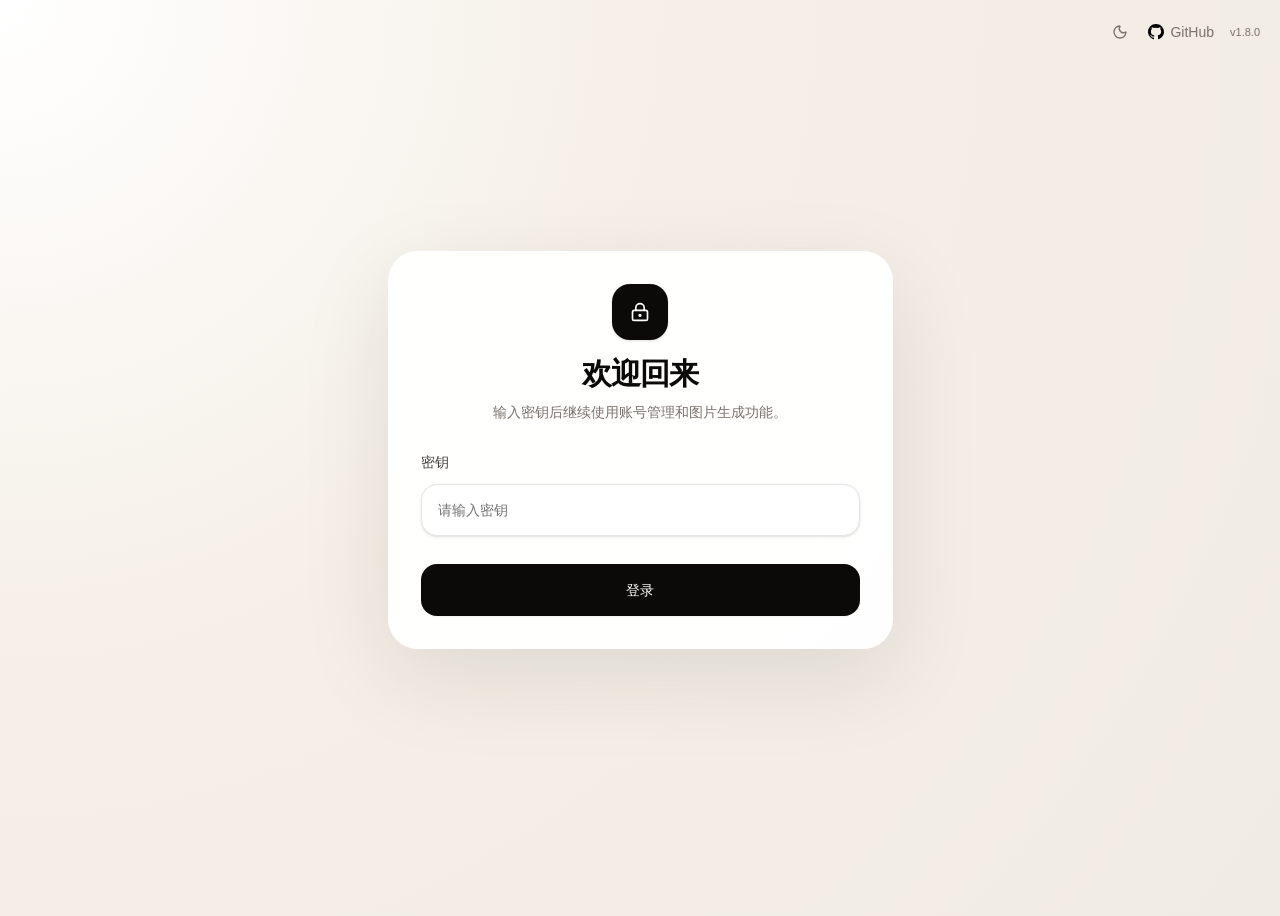
<file: login/index.html>
<!DOCTYPE html><html lang="zh-CN"><head><meta charSet="utf-8"/><meta name="viewport" content="width=device-width, initial-scale=1, maximum-scale=1, user-scalable=no"/><link rel="stylesheet" href="/_next/static/chunks/0d83jw.07ys~s.css" data-precedence="next"/><link rel="preload" as="script" fetchPriority="low" href="/_next/static/chunks/16-p57oh0g~3s.js"/><script src="/_next/static/chunks/02i7dfk78~t~2.js" async=""></script><script src="/_next/static/chunks/0h4a4y-~puu.x.js" async=""></script><script src="/_next/static/chunks/08f-kaxjrf~_q.js" async=""></script><script src="/_next/static/chunks/turbopack-03cju~fhuxe8g.js" async=""></script><script src="/_next/static/chunks/0vtdxc~33~laj.js" async=""></script><script src="/_next/static/chunks/0t2xr05rlu96l.js" async=""></script><script src="/_next/static/chunks/01pdu9d2b-4c1.js" async=""></script><script src="/_next/static/chunks/0_ruw22f84.5a.js" async=""></script><script src="/_next/static/chunks/09w1mtjfpccow.js" async=""></script><meta name="theme-color" content="#f0ebe3" media="(prefers-color-scheme: light)"/><meta name="theme-color" content="#12110f" media="(prefers-color-scheme: dark)"/><title>ChatGPT 号池管理</title><meta name="description" content="ChatGPT account pool management dashboard"/><link rel="icon" href="/favicon.ico?favicon.0x3dzn~oxb6tn.ico" sizes="256x256" type="image/x-icon"/><script>
(() => {
  try {
    const stored = localStorage.getItem("chatgpt2api-theme");
    const prefersDark = window.matchMedia("(prefers-color-scheme: dark)").matches;
    const theme = stored === "light" || stored === "dark" ? stored : prefersDark ? "dark" : "light";
    document.documentElement.classList.toggle("dark", theme === "dark");
    document.documentElement.style.colorScheme = theme;
  } catch {
    document.documentElement.classList.remove("dark");
    document.documentElement.style.colorScheme = "light";
  }
})();
</script><script src="/_next/static/chunks/03~yq9q893hmn.js" noModule=""></script></head><body class="antialiased" style="font-family:&quot;SF Pro Display&quot;,&quot;SF Pro Text&quot;,&quot;PingFang SC&quot;,&quot;Microsoft YaHei&quot;,&quot;Helvetica Neue&quot;,sans-serif"><div hidden=""><!--$--><!--/$--></div><section aria-label="Notifications alt+T" tabindex="-1" aria-live="polite" aria-relevant="additions text" aria-atomic="false"></section><main class="min-h-screen overflow-x-hidden bg-[radial-gradient(circle_at_top_left,_rgba(255,255,255,0.92),_rgba(245,239,231,0.96)_42%,_rgba(240,235,227,0.99)_100%)] px-4 pt-0 pb-2 text-stone-900 transition-colors duration-300 dark:bg-[radial-gradient(circle_at_top_left,_rgba(55,48,43,0.72),_rgba(28,25,23,0.98)_40%,_rgba(12,10,9,1)_100%)] dark:text-stone-100 sm:px-6 sm:pt-2 lg:px-8"><div class="mx-auto box-border flex min-h-screen max-w-[1440px] flex-col gap-2 pt-[env(safe-area-inset-top)] sm:gap-5 sm:pt-0"><div class="grid min-h-[calc(100vh-1rem)] w-full place-items-center px-4 py-6"><svg xmlns="http://www.w3.org/2000/svg" width="24" height="24" viewBox="0 0 24 24" fill="none" stroke="currentColor" stroke-width="2" stroke-linecap="round" stroke-linejoin="round" class="lucide lucide-loader-circle size-5 animate-spin text-stone-400" aria-hidden="true"><path d="M21 12a9 9 0 1 1-6.219-8.56"></path></svg></div><!--$--><!--/$--></div></main><script src="/_next/static/chunks/16-p57oh0g~3s.js" id="_R_" async=""></script><script>(self.__next_f=self.__next_f||[]).push([0])</script><script>self.__next_f.push([1,"1:\"$Sreact.fragment\"\n2:I[46696,[\"/_next/static/chunks/0vtdxc~33~laj.js\",\"/_next/static/chunks/0t2xr05rlu96l.js\",\"/_next/static/chunks/01pdu9d2b-4c1.js\",\"/_next/static/chunks/0_ruw22f84.5a.js\"],\"Toaster\"]\n3:I[88951,[\"/_next/static/chunks/0vtdxc~33~laj.js\",\"/_next/static/chunks/0t2xr05rlu96l.js\",\"/_next/static/chunks/01pdu9d2b-4c1.js\",\"/_next/static/chunks/0_ruw22f84.5a.js\"],\"TopNav\"]\n4:I[39756,[\"/_next/static/chunks/0vtdxc~33~laj.js\",\"/_next/static/chunks/0t2xr05rlu96l.js\",\"/_next/static/chunks/01pdu9d2b-4c1.js\",\"/_next/static/chunks/0_ruw22f84.5a.js\"],\"default\"]\n5:I[37457,[\"/_next/static/chunks/0vtdxc~33~laj.js\",\"/_next/static/chunks/0t2xr05rlu96l.js\",\"/_next/static/chunks/01pdu9d2b-4c1.js\",\"/_next/static/chunks/0_ruw22f84.5a.js\"],\"default\"]\n6:I[47257,[\"/_next/static/chunks/0vtdxc~33~laj.js\",\"/_next/static/chunks/0t2xr05rlu96l.js\",\"/_next/static/chunks/01pdu9d2b-4c1.js\",\"/_next/static/chunks/0_ruw22f84.5a.js\"],\"ClientPageRoot\"]\n7:I[94542,[\"/_next/static/chunks/0vtdxc~33~laj.js\",\"/_next/static/chunks/0t2xr05rlu96l.js\",\"/_next/static/chunks/01pdu9d2b-4c1.js\",\"/_next/static/chunks/0_ruw22f84.5a.js\",\"/_next/static/chunks/09w1mtjfpccow.js\"],\"default\"]\na:I[97367,[\"/_next/static/chunks/0vtdxc~33~laj.js\",\"/_next/static/chunks/0t2xr05rlu96l.js\",\"/_next/static/chunks/01pdu9d2b-4c1.js\",\"/_next/static/chunks/0_ruw22f84.5a.js\"],\"OutletBoundary\"]\nb:\"$Sreact.suspense\"\ne:I[97367,[\"/_next/static/chunks/0vtdxc~33~laj.js\",\"/_next/static/chunks/0t2xr05rlu96l.js\",\"/_next/static/chunks/01pdu9d2b-4c1.js\",\"/_next/static/chunks/0_ruw22f84.5a.js\"],\"ViewportBoundary\"]\n10:I[97367,[\"/_next/static/chunks/0vtdxc~33~laj.js\",\"/_next/static/chunks/0t2xr05rlu96l.js\",\"/_next/static/chunks/01pdu9d2b-4c1.js\",\"/_next/static/chunks/0_ruw22f84.5a.js\"],\"MetadataBoundary\"]\n12:I[68027,[\"/_next/static/chunks/0vtdxc~33~laj.js\",\"/_next/static/chunks/0t2xr05rlu96l.js\",\"/_next/static/chunks/01pdu9d2b-4c1.js\",\"/_next/static/chunks/0_ruw22f84.5a.js\"],\"default\",1]\n:HL[\"/_next/static/chunks/0d83jw.07ys~s.css\",\"style\"]\n"])</script><script>self.__next_f.push([1,"0:{\"P\":null,\"c\":[\"\",\"login\",\"\"],\"q\":\"\",\"i\":false,\"f\":[[[\"\",{\"children\":[\"login\",{\"children\":[\"__PAGE__\",{}]}]},\"$undefined\",\"$undefined\",16],[[\"$\",\"$1\",\"c\",{\"children\":[[[\"$\",\"link\",\"0\",{\"rel\":\"stylesheet\",\"href\":\"/_next/static/chunks/0d83jw.07ys~s.css\",\"precedence\":\"next\",\"crossOrigin\":\"$undefined\",\"nonce\":\"$undefined\"}],[\"$\",\"script\",\"script-0\",{\"src\":\"/_next/static/chunks/0vtdxc~33~laj.js\",\"async\":true,\"nonce\":\"$undefined\"}],[\"$\",\"script\",\"script-1\",{\"src\":\"/_next/static/chunks/0t2xr05rlu96l.js\",\"async\":true,\"nonce\":\"$undefined\"}],[\"$\",\"script\",\"script-2\",{\"src\":\"/_next/static/chunks/01pdu9d2b-4c1.js\",\"async\":true,\"nonce\":\"$undefined\"}],[\"$\",\"script\",\"script-3\",{\"src\":\"/_next/static/chunks/0_ruw22f84.5a.js\",\"async\":true,\"nonce\":\"$undefined\"}]],[\"$\",\"html\",null,{\"lang\":\"zh-CN\",\"suppressHydrationWarning\":true,\"children\":[[\"$\",\"head\",null,{\"children\":[\"$\",\"script\",null,{\"dangerouslySetInnerHTML\":{\"__html\":\"\\n(() =\u003e {\\n  try {\\n    const stored = localStorage.getItem(\\\"chatgpt2api-theme\\\");\\n    const prefersDark = window.matchMedia(\\\"(prefers-color-scheme: dark)\\\").matches;\\n    const theme = stored === \\\"light\\\" || stored === \\\"dark\\\" ? stored : prefersDark ? \\\"dark\\\" : \\\"light\\\";\\n    document.documentElement.classList.toggle(\\\"dark\\\", theme === \\\"dark\\\");\\n    document.documentElement.style.colorScheme = theme;\\n  } catch {\\n    document.documentElement.classList.remove(\\\"dark\\\");\\n    document.documentElement.style.colorScheme = \\\"light\\\";\\n  }\\n})();\\n\"}}]}],[\"$\",\"body\",null,{\"className\":\"antialiased\",\"style\":{\"fontFamily\":\"\\\"SF Pro Display\\\",\\\"SF Pro Text\\\",\\\"PingFang SC\\\",\\\"Microsoft YaHei\\\",\\\"Helvetica Neue\\\",sans-serif\"},\"children\":[[\"$\",\"$L2\",null,{\"position\":\"top-center\",\"richColors\":true,\"offset\":48}],[\"$\",\"main\",null,{\"className\":\"min-h-screen overflow-x-hidden bg-[radial-gradient(circle_at_top_left,_rgba(255,255,255,0.92),_rgba(245,239,231,0.96)_42%,_rgba(240,235,227,0.99)_100%)] px-4 pt-0 pb-2 text-stone-900 transition-colors duration-300 dark:bg-[radial-gradient(circle_at_top_left,_rgba(55,48,43,0.72),_rgba(28,25,23,0.98)_40%,_rgba(12,10,9,1)_100%)] dark:text-stone-100 sm:px-6 sm:pt-2 lg:px-8\",\"children\":[\"$\",\"div\",null,{\"className\":\"mx-auto box-border flex min-h-screen max-w-[1440px] flex-col gap-2 pt-[env(safe-area-inset-top)] sm:gap-5 sm:pt-0\",\"children\":[[\"$\",\"$L3\",null,{}],[\"$\",\"$L4\",null,{\"parallelRouterKey\":\"children\",\"error\":\"$undefined\",\"errorStyles\":\"$undefined\",\"errorScripts\":\"$undefined\",\"template\":[\"$\",\"$L5\",null,{}],\"templateStyles\":\"$undefined\",\"templateScripts\":\"$undefined\",\"notFound\":[[[\"$\",\"title\",null,{\"children\":\"404: This page could not be found.\"}],[\"$\",\"div\",null,{\"style\":{\"fontFamily\":\"system-ui,\\\"Segoe UI\\\",Roboto,Helvetica,Arial,sans-serif,\\\"Apple Color Emoji\\\",\\\"Segoe UI Emoji\\\"\",\"height\":\"100vh\",\"textAlign\":\"center\",\"display\":\"flex\",\"flexDirection\":\"column\",\"alignItems\":\"center\",\"justifyContent\":\"center\"},\"children\":[\"$\",\"div\",null,{\"children\":[[\"$\",\"style\",null,{\"dangerouslySetInnerHTML\":{\"__html\":\"body{color:#000;background:#fff;margin:0}.next-error-h1{border-right:1px solid rgba(0,0,0,.3)}@media (prefers-color-scheme:dark){body{color:#fff;background:#000}.next-error-h1{border-right:1px solid rgba(255,255,255,.3)}}\"}}],[\"$\",\"h1\",null,{\"className\":\"next-error-h1\",\"style\":{\"display\":\"inline-block\",\"margin\":\"0 20px 0 0\",\"padding\":\"0 23px 0 0\",\"fontSize\":24,\"fontWeight\":500,\"verticalAlign\":\"top\",\"lineHeight\":\"49px\"},\"children\":404}],[\"$\",\"div\",null,{\"style\":{\"display\":\"inline-block\"},\"children\":[\"$\",\"h2\",null,{\"style\":{\"fontSize\":14,\"fontWeight\":400,\"lineHeight\":\"49px\",\"margin\":0},\"children\":\"This page could not be found.\"}]}]]}]}]],[]],\"forbidden\":\"$undefined\",\"unauthorized\":\"$undefined\"}]]}]}]]}]]}]]}],{\"children\":[[\"$\",\"$1\",\"c\",{\"children\":[null,[\"$\",\"$L4\",null,{\"parallelRouterKey\":\"children\",\"error\":\"$undefined\",\"errorStyles\":\"$undefined\",\"errorScripts\":\"$undefined\",\"template\":[\"$\",\"$L5\",null,{}],\"templateStyles\":\"$undefined\",\"templateScripts\":\"$undefined\",\"notFound\":\"$undefined\",\"forbidden\":\"$undefined\",\"unauthorized\":\"$undefined\"}]]}],{\"children\":[[\"$\",\"$1\",\"c\",{\"children\":[[\"$\",\"$L6\",null,{\"Component\":\"$7\",\"serverProvidedParams\":{\"searchParams\":{},\"params\":{},\"promises\":[\"$@8\",\"$@9\"]}}],[[\"$\",\"script\",\"script-0\",{\"src\":\"/_next/static/chunks/09w1mtjfpccow.js\",\"async\":true,\"nonce\":\"$undefined\"}]],[\"$\",\"$La\",null,{\"children\":[\"$\",\"$b\",null,{\"name\":\"Next.MetadataOutlet\",\"children\":\"$@c\"}]}]]}],{},null,false,null]},null,false,\"$@d\"]},null,false,null],[\"$\",\"$1\",\"h\",{\"children\":[null,[\"$\",\"$Le\",null,{\"children\":\"$Lf\"}],[\"$\",\"div\",null,{\"hidden\":true,\"children\":[\"$\",\"$L10\",null,{\"children\":[\"$\",\"$b\",null,{\"name\":\"Next.Metadata\",\"children\":\"$L11\"}]}]}],null]}],false]],\"m\":\"$undefined\",\"G\":[\"$12\",[[\"$\",\"link\",\"0\",{\"rel\":\"stylesheet\",\"href\":\"/_next/static/chunks/0d83jw.07ys~s.css\",\"precedence\":\"next\",\"crossOrigin\":\"$undefined\",\"nonce\":\"$undefined\"}]]],\"S\":true,\"h\":null,\"s\":\"$undefined\",\"l\":\"$undefined\",\"p\":\"$undefined\",\"d\":\"$undefined\",\"b\":\"Y_dEfsEwxndRFwtiqWc3N\"}\n"])</script><script>self.__next_f.push([1,"13:[]\nd:\"$W13\"\n8:{}\n9:\"$0:f:0:1:1:children:1:children:0:props:children:0:props:serverProvidedParams:params\"\n"])</script><script>self.__next_f.push([1,"f:[[\"$\",\"meta\",\"0\",{\"charSet\":\"utf-8\"}],[\"$\",\"meta\",\"1\",{\"name\":\"viewport\",\"content\":\"width=device-width, initial-scale=1, maximum-scale=1, user-scalable=no\"}],[\"$\",\"meta\",\"2\",{\"name\":\"theme-color\",\"content\":\"#f0ebe3\",\"media\":\"(prefers-color-scheme: light)\"}],[\"$\",\"meta\",\"3\",{\"name\":\"theme-color\",\"content\":\"#12110f\",\"media\":\"(prefers-color-scheme: dark)\"}]]\n"])</script><script>self.__next_f.push([1,"14:I[27201,[\"/_next/static/chunks/0vtdxc~33~laj.js\",\"/_next/static/chunks/0t2xr05rlu96l.js\",\"/_next/static/chunks/01pdu9d2b-4c1.js\",\"/_next/static/chunks/0_ruw22f84.5a.js\"],\"IconMark\"]\nc:null\n11:[[\"$\",\"title\",\"0\",{\"children\":\"ChatGPT 号池管理\"}],[\"$\",\"meta\",\"1\",{\"name\":\"description\",\"content\":\"ChatGPT account pool management dashboard\"}],[\"$\",\"link\",\"2\",{\"rel\":\"icon\",\"href\":\"/favicon.ico?favicon.0x3dzn~oxb6tn.ico\",\"sizes\":\"256x256\",\"type\":\"image/x-icon\"}],[\"$\",\"$L14\",\"3\",{}]]\n"])</script></body></html>
</file>
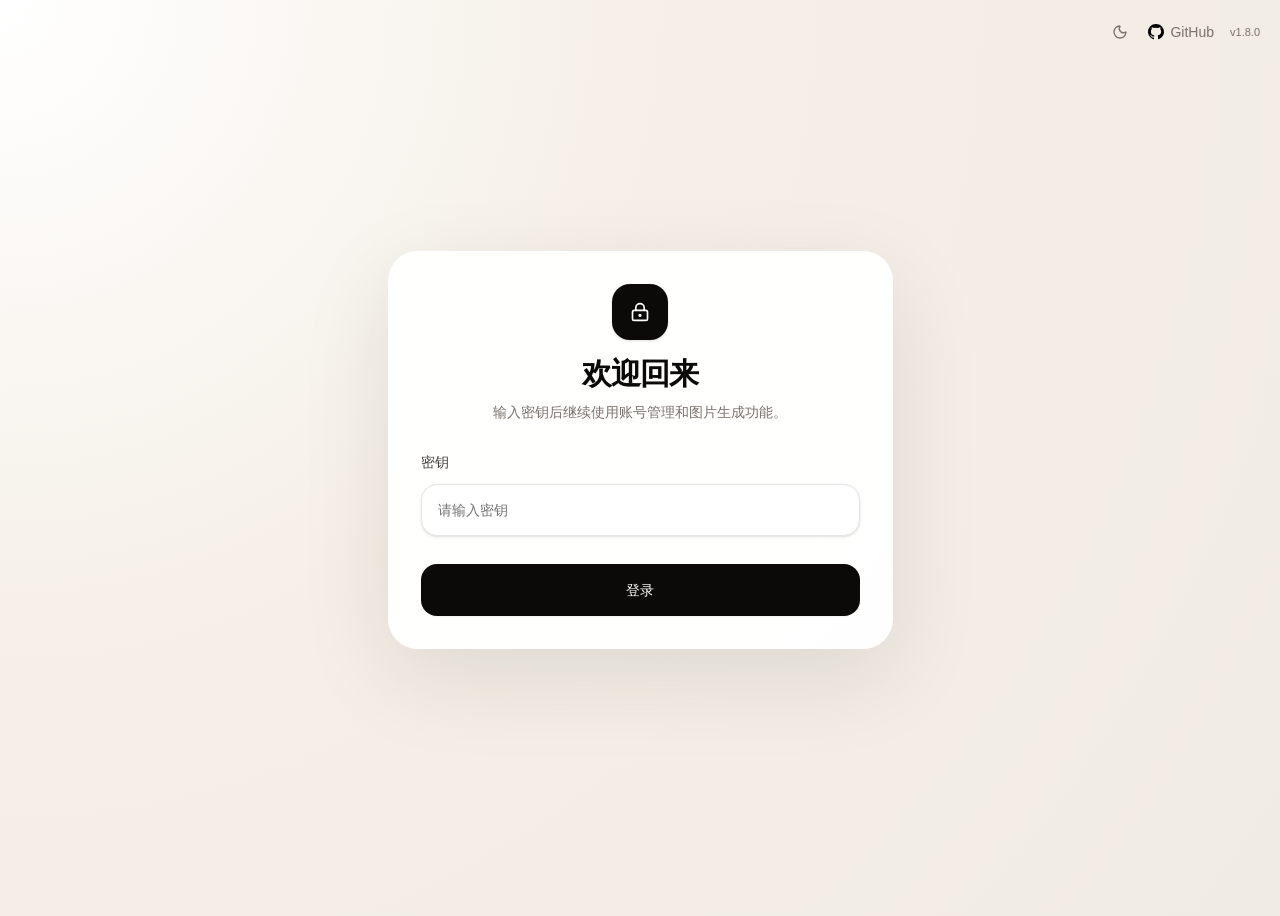
<file: logs/index.html>
<!DOCTYPE html><html lang="zh-CN"><head><meta charSet="utf-8"/><meta name="viewport" content="width=device-width, initial-scale=1, maximum-scale=1, user-scalable=no"/><link rel="stylesheet" href="/_next/static/chunks/0d83jw.07ys~s.css" data-precedence="next"/><link rel="preload" as="script" fetchPriority="low" href="/_next/static/chunks/16-p57oh0g~3s.js"/><script src="/_next/static/chunks/02i7dfk78~t~2.js" async=""></script><script src="/_next/static/chunks/0h4a4y-~puu.x.js" async=""></script><script src="/_next/static/chunks/08f-kaxjrf~_q.js" async=""></script><script src="/_next/static/chunks/turbopack-03cju~fhuxe8g.js" async=""></script><script src="/_next/static/chunks/0vtdxc~33~laj.js" async=""></script><script src="/_next/static/chunks/0t2xr05rlu96l.js" async=""></script><script src="/_next/static/chunks/01pdu9d2b-4c1.js" async=""></script><script src="/_next/static/chunks/0_ruw22f84.5a.js" async=""></script><script src="/_next/static/chunks/12we-c8uljotv.js" async=""></script><script src="/_next/static/chunks/0jx64hegtp3~o.js" async=""></script><script src="/_next/static/chunks/16ybfdr-kv4vb.js" async=""></script><script src="/_next/static/chunks/0nbo3-n0nalh8.js" async=""></script><meta name="theme-color" content="#f0ebe3" media="(prefers-color-scheme: light)"/><meta name="theme-color" content="#12110f" media="(prefers-color-scheme: dark)"/><title>ChatGPT 号池管理</title><meta name="description" content="ChatGPT account pool management dashboard"/><link rel="icon" href="/favicon.ico?favicon.0x3dzn~oxb6tn.ico" sizes="256x256" type="image/x-icon"/><script>
(() => {
  try {
    const stored = localStorage.getItem("chatgpt2api-theme");
    const prefersDark = window.matchMedia("(prefers-color-scheme: dark)").matches;
    const theme = stored === "light" || stored === "dark" ? stored : prefersDark ? "dark" : "light";
    document.documentElement.classList.toggle("dark", theme === "dark");
    document.documentElement.style.colorScheme = theme;
  } catch {
    document.documentElement.classList.remove("dark");
    document.documentElement.style.colorScheme = "light";
  }
})();
</script><script src="/_next/static/chunks/03~yq9q893hmn.js" noModule=""></script></head><body class="antialiased" style="font-family:&quot;SF Pro Display&quot;,&quot;SF Pro Text&quot;,&quot;PingFang SC&quot;,&quot;Microsoft YaHei&quot;,&quot;Helvetica Neue&quot;,sans-serif"><div hidden=""><!--$--><!--/$--></div><section aria-label="Notifications alt+T" tabindex="-1" aria-live="polite" aria-relevant="additions text" aria-atomic="false"></section><main class="min-h-screen overflow-x-hidden bg-[radial-gradient(circle_at_top_left,_rgba(255,255,255,0.92),_rgba(245,239,231,0.96)_42%,_rgba(240,235,227,0.99)_100%)] px-4 pt-0 pb-2 text-stone-900 transition-colors duration-300 dark:bg-[radial-gradient(circle_at_top_left,_rgba(55,48,43,0.72),_rgba(28,25,23,0.98)_40%,_rgba(12,10,9,1)_100%)] dark:text-stone-100 sm:px-6 sm:pt-2 lg:px-8"><div class="mx-auto box-border flex min-h-screen max-w-[1440px] flex-col gap-2 pt-[env(safe-area-inset-top)] sm:gap-5 sm:pt-0"><div class="flex min-h-[40vh] items-center justify-center"><svg xmlns="http://www.w3.org/2000/svg" width="24" height="24" viewBox="0 0 24 24" fill="none" stroke="currentColor" stroke-width="2" stroke-linecap="round" stroke-linejoin="round" class="lucide lucide-loader-circle size-5 animate-spin text-stone-400" aria-hidden="true"><path d="M21 12a9 9 0 1 1-6.219-8.56"></path></svg></div><!--$--><!--/$--></div></main><script src="/_next/static/chunks/16-p57oh0g~3s.js" id="_R_" async=""></script><script>(self.__next_f=self.__next_f||[]).push([0])</script><script>self.__next_f.push([1,"1:\"$Sreact.fragment\"\n2:I[46696,[\"/_next/static/chunks/0vtdxc~33~laj.js\",\"/_next/static/chunks/0t2xr05rlu96l.js\",\"/_next/static/chunks/01pdu9d2b-4c1.js\",\"/_next/static/chunks/0_ruw22f84.5a.js\"],\"Toaster\"]\n3:I[88951,[\"/_next/static/chunks/0vtdxc~33~laj.js\",\"/_next/static/chunks/0t2xr05rlu96l.js\",\"/_next/static/chunks/01pdu9d2b-4c1.js\",\"/_next/static/chunks/0_ruw22f84.5a.js\"],\"TopNav\"]\n4:I[39756,[\"/_next/static/chunks/0vtdxc~33~laj.js\",\"/_next/static/chunks/0t2xr05rlu96l.js\",\"/_next/static/chunks/01pdu9d2b-4c1.js\",\"/_next/static/chunks/0_ruw22f84.5a.js\"],\"default\"]\n5:I[37457,[\"/_next/static/chunks/0vtdxc~33~laj.js\",\"/_next/static/chunks/0t2xr05rlu96l.js\",\"/_next/static/chunks/01pdu9d2b-4c1.js\",\"/_next/static/chunks/0_ruw22f84.5a.js\"],\"default\"]\n6:I[47257,[\"/_next/static/chunks/0vtdxc~33~laj.js\",\"/_next/static/chunks/0t2xr05rlu96l.js\",\"/_next/static/chunks/01pdu9d2b-4c1.js\",\"/_next/static/chunks/0_ruw22f84.5a.js\"],\"ClientPageRoot\"]\n7:I[94785,[\"/_next/static/chunks/0vtdxc~33~laj.js\",\"/_next/static/chunks/0t2xr05rlu96l.js\",\"/_next/static/chunks/01pdu9d2b-4c1.js\",\"/_next/static/chunks/0_ruw22f84.5a.js\",\"/_next/static/chunks/12we-c8uljotv.js\",\"/_next/static/chunks/0jx64hegtp3~o.js\",\"/_next/static/chunks/16ybfdr-kv4vb.js\",\"/_next/static/chunks/0nbo3-n0nalh8.js\"],\"default\"]\nd:I[68027,[\"/_next/static/chunks/0vtdxc~33~laj.js\",\"/_next/static/chunks/0t2xr05rlu96l.js\",\"/_next/static/chunks/01pdu9d2b-4c1.js\",\"/_next/static/chunks/0_ruw22f84.5a.js\"],\"default\",1]\n:HL[\"/_next/static/chunks/0d83jw.07ys~s.css\",\"style\"]\n"])</script><script>self.__next_f.push([1,"0:{\"P\":null,\"c\":[\"\",\"logs\",\"\"],\"q\":\"\",\"i\":false,\"f\":[[[\"\",{\"children\":[\"logs\",{\"children\":[\"__PAGE__\",{}]}]},\"$undefined\",\"$undefined\",16],[[\"$\",\"$1\",\"c\",{\"children\":[[[\"$\",\"link\",\"0\",{\"rel\":\"stylesheet\",\"href\":\"/_next/static/chunks/0d83jw.07ys~s.css\",\"precedence\":\"next\",\"crossOrigin\":\"$undefined\",\"nonce\":\"$undefined\"}],[\"$\",\"script\",\"script-0\",{\"src\":\"/_next/static/chunks/0vtdxc~33~laj.js\",\"async\":true,\"nonce\":\"$undefined\"}],[\"$\",\"script\",\"script-1\",{\"src\":\"/_next/static/chunks/0t2xr05rlu96l.js\",\"async\":true,\"nonce\":\"$undefined\"}],[\"$\",\"script\",\"script-2\",{\"src\":\"/_next/static/chunks/01pdu9d2b-4c1.js\",\"async\":true,\"nonce\":\"$undefined\"}],[\"$\",\"script\",\"script-3\",{\"src\":\"/_next/static/chunks/0_ruw22f84.5a.js\",\"async\":true,\"nonce\":\"$undefined\"}]],[\"$\",\"html\",null,{\"lang\":\"zh-CN\",\"suppressHydrationWarning\":true,\"children\":[[\"$\",\"head\",null,{\"children\":[\"$\",\"script\",null,{\"dangerouslySetInnerHTML\":{\"__html\":\"\\n(() =\u003e {\\n  try {\\n    const stored = localStorage.getItem(\\\"chatgpt2api-theme\\\");\\n    const prefersDark = window.matchMedia(\\\"(prefers-color-scheme: dark)\\\").matches;\\n    const theme = stored === \\\"light\\\" || stored === \\\"dark\\\" ? stored : prefersDark ? \\\"dark\\\" : \\\"light\\\";\\n    document.documentElement.classList.toggle(\\\"dark\\\", theme === \\\"dark\\\");\\n    document.documentElement.style.colorScheme = theme;\\n  } catch {\\n    document.documentElement.classList.remove(\\\"dark\\\");\\n    document.documentElement.style.colorScheme = \\\"light\\\";\\n  }\\n})();\\n\"}}]}],[\"$\",\"body\",null,{\"className\":\"antialiased\",\"style\":{\"fontFamily\":\"\\\"SF Pro Display\\\",\\\"SF Pro Text\\\",\\\"PingFang SC\\\",\\\"Microsoft YaHei\\\",\\\"Helvetica Neue\\\",sans-serif\"},\"children\":[[\"$\",\"$L2\",null,{\"position\":\"top-center\",\"richColors\":true,\"offset\":48}],[\"$\",\"main\",null,{\"className\":\"min-h-screen overflow-x-hidden bg-[radial-gradient(circle_at_top_left,_rgba(255,255,255,0.92),_rgba(245,239,231,0.96)_42%,_rgba(240,235,227,0.99)_100%)] px-4 pt-0 pb-2 text-stone-900 transition-colors duration-300 dark:bg-[radial-gradient(circle_at_top_left,_rgba(55,48,43,0.72),_rgba(28,25,23,0.98)_40%,_rgba(12,10,9,1)_100%)] dark:text-stone-100 sm:px-6 sm:pt-2 lg:px-8\",\"children\":[\"$\",\"div\",null,{\"className\":\"mx-auto box-border flex min-h-screen max-w-[1440px] flex-col gap-2 pt-[env(safe-area-inset-top)] sm:gap-5 sm:pt-0\",\"children\":[[\"$\",\"$L3\",null,{}],[\"$\",\"$L4\",null,{\"parallelRouterKey\":\"children\",\"error\":\"$undefined\",\"errorStyles\":\"$undefined\",\"errorScripts\":\"$undefined\",\"template\":[\"$\",\"$L5\",null,{}],\"templateStyles\":\"$undefined\",\"templateScripts\":\"$undefined\",\"notFound\":[[[\"$\",\"title\",null,{\"children\":\"404: This page could not be found.\"}],[\"$\",\"div\",null,{\"style\":{\"fontFamily\":\"system-ui,\\\"Segoe UI\\\",Roboto,Helvetica,Arial,sans-serif,\\\"Apple Color Emoji\\\",\\\"Segoe UI Emoji\\\"\",\"height\":\"100vh\",\"textAlign\":\"center\",\"display\":\"flex\",\"flexDirection\":\"column\",\"alignItems\":\"center\",\"justifyContent\":\"center\"},\"children\":[\"$\",\"div\",null,{\"children\":[[\"$\",\"style\",null,{\"dangerouslySetInnerHTML\":{\"__html\":\"body{color:#000;background:#fff;margin:0}.next-error-h1{border-right:1px solid rgba(0,0,0,.3)}@media (prefers-color-scheme:dark){body{color:#fff;background:#000}.next-error-h1{border-right:1px solid rgba(255,255,255,.3)}}\"}}],[\"$\",\"h1\",null,{\"className\":\"next-error-h1\",\"style\":{\"display\":\"inline-block\",\"margin\":\"0 20px 0 0\",\"padding\":\"0 23px 0 0\",\"fontSize\":24,\"fontWeight\":500,\"verticalAlign\":\"top\",\"lineHeight\":\"49px\"},\"children\":404}],[\"$\",\"div\",null,{\"style\":{\"display\":\"inline-block\"},\"children\":[\"$\",\"h2\",null,{\"style\":{\"fontSize\":14,\"fontWeight\":400,\"lineHeight\":\"49px\",\"margin\":0},\"children\":\"This page could not be found.\"}]}]]}]}]],[]],\"forbidden\":\"$undefined\",\"unauthorized\":\"$undefined\"}]]}]}]]}]]}]]}],{\"children\":[[\"$\",\"$1\",\"c\",{\"children\":[null,[\"$\",\"$L4\",null,{\"parallelRouterKey\":\"children\",\"error\":\"$undefined\",\"errorStyles\":\"$undefined\",\"errorScripts\":\"$undefined\",\"template\":[\"$\",\"$L5\",null,{}],\"templateStyles\":\"$undefined\",\"templateScripts\":\"$undefined\",\"notFound\":\"$undefined\",\"forbidden\":\"$undefined\",\"unauthorized\":\"$undefined\"}]]}],{\"children\":[[\"$\",\"$1\",\"c\",{\"children\":[[\"$\",\"$L6\",null,{\"Component\":\"$7\",\"serverProvidedParams\":{\"searchParams\":{},\"params\":{},\"promises\":[\"$@8\",\"$@9\"]}}],[[\"$\",\"script\",\"script-0\",{\"src\":\"/_next/static/chunks/12we-c8uljotv.js\",\"async\":true,\"nonce\":\"$undefined\"}],[\"$\",\"script\",\"script-1\",{\"src\":\"/_next/static/chunks/0jx64hegtp3~o.js\",\"async\":true,\"nonce\":\"$undefined\"}],[\"$\",\"script\",\"script-2\",{\"src\":\"/_next/static/chunks/16ybfdr-kv4vb.js\",\"async\":true,\"nonce\":\"$undefined\"}],[\"$\",\"script\",\"script-3\",{\"src\":\"/_next/static/chunks/0nbo3-n0nalh8.js\",\"async\":true,\"nonce\":\"$undefined\"}]],\"$La\"]}],{},null,false,null]},null,false,\"$@b\"]},null,false,null],\"$Lc\",false]],\"m\":\"$undefined\",\"G\":[\"$d\",[\"$Le\"]],\"S\":true,\"h\":null,\"s\":\"$undefined\",\"l\":\"$undefined\",\"p\":\"$undefined\",\"d\":\"$undefined\",\"b\":\"Y_dEfsEwxndRFwtiqWc3N\"}\n"])</script><script>self.__next_f.push([1,"f:I[97367,[\"/_next/static/chunks/0vtdxc~33~laj.js\",\"/_next/static/chunks/0t2xr05rlu96l.js\",\"/_next/static/chunks/01pdu9d2b-4c1.js\",\"/_next/static/chunks/0_ruw22f84.5a.js\"],\"OutletBoundary\"]\n10:\"$Sreact.suspense\"\n13:I[97367,[\"/_next/static/chunks/0vtdxc~33~laj.js\",\"/_next/static/chunks/0t2xr05rlu96l.js\",\"/_next/static/chunks/01pdu9d2b-4c1.js\",\"/_next/static/chunks/0_ruw22f84.5a.js\"],\"ViewportBoundary\"]\n15:I[97367,[\"/_next/static/chunks/0vtdxc~33~laj.js\",\"/_next/static/chunks/0t2xr05rlu96l.js\",\"/_next/static/chunks/01pdu9d2b-4c1.js\",\"/_next/static/chunks/0_ruw22f84.5a.js\"],\"MetadataBoundary\"]\na:[\"$\",\"$Lf\",null,{\"children\":[\"$\",\"$10\",null,{\"name\":\"Next.MetadataOutlet\",\"children\":\"$@11\"}]}]\n12:[]\nb:\"$W12\"\nc:[\"$\",\"$1\",\"h\",{\"children\":[null,[\"$\",\"$L13\",null,{\"children\":\"$L14\"}],[\"$\",\"div\",null,{\"hidden\":true,\"children\":[\"$\",\"$L15\",null,{\"children\":[\"$\",\"$10\",null,{\"name\":\"Next.Metadata\",\"children\":\"$L16\"}]}]}],null]}]\ne:[\"$\",\"link\",\"0\",{\"rel\":\"stylesheet\",\"href\":\"/_next/static/chunks/0d83jw.07ys~s.css\",\"precedence\":\"next\",\"crossOrigin\":\"$undefined\",\"nonce\":\"$undefined\"}]\n8:{}\n9:\"$0:f:0:1:1:children:1:children:0:props:children:0:props:serverProvidedParams:params\"\n"])</script><script>self.__next_f.push([1,"14:[[\"$\",\"meta\",\"0\",{\"charSet\":\"utf-8\"}],[\"$\",\"meta\",\"1\",{\"name\":\"viewport\",\"content\":\"width=device-width, initial-scale=1, maximum-scale=1, user-scalable=no\"}],[\"$\",\"meta\",\"2\",{\"name\":\"theme-color\",\"content\":\"#f0ebe3\",\"media\":\"(prefers-color-scheme: light)\"}],[\"$\",\"meta\",\"3\",{\"name\":\"theme-color\",\"content\":\"#12110f\",\"media\":\"(prefers-color-scheme: dark)\"}]]\n"])</script><script>self.__next_f.push([1,"17:I[27201,[\"/_next/static/chunks/0vtdxc~33~laj.js\",\"/_next/static/chunks/0t2xr05rlu96l.js\",\"/_next/static/chunks/01pdu9d2b-4c1.js\",\"/_next/static/chunks/0_ruw22f84.5a.js\"],\"IconMark\"]\n11:null\n16:[[\"$\",\"title\",\"0\",{\"children\":\"ChatGPT 号池管理\"}],[\"$\",\"meta\",\"1\",{\"name\":\"description\",\"content\":\"ChatGPT account pool management dashboard\"}],[\"$\",\"link\",\"2\",{\"rel\":\"icon\",\"href\":\"/favicon.ico?favicon.0x3dzn~oxb6tn.ico\",\"sizes\":\"256x256\",\"type\":\"image/x-icon\"}],[\"$\",\"$L17\",\"3\",{}]]\n"])</script></body></html>
</file>
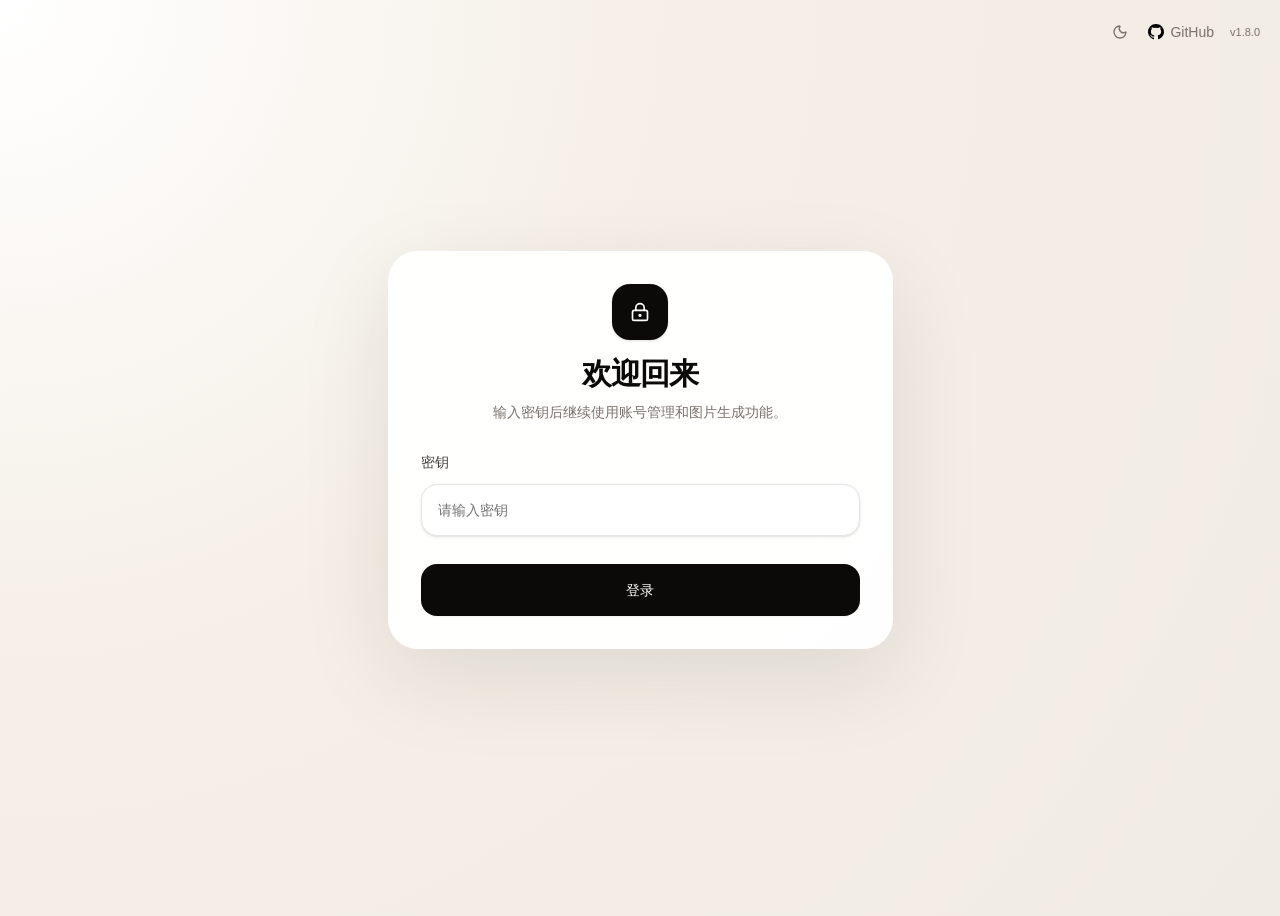
<file: settings/index.html>
<!DOCTYPE html><html lang="zh-CN"><head><meta charSet="utf-8"/><meta name="viewport" content="width=device-width, initial-scale=1, maximum-scale=1, user-scalable=no"/><link rel="stylesheet" href="/_next/static/chunks/0d83jw.07ys~s.css" data-precedence="next"/><link rel="preload" as="script" fetchPriority="low" href="/_next/static/chunks/16-p57oh0g~3s.js"/><script src="/_next/static/chunks/02i7dfk78~t~2.js" async=""></script><script src="/_next/static/chunks/0h4a4y-~puu.x.js" async=""></script><script src="/_next/static/chunks/08f-kaxjrf~_q.js" async=""></script><script src="/_next/static/chunks/turbopack-03cju~fhuxe8g.js" async=""></script><script src="/_next/static/chunks/0vtdxc~33~laj.js" async=""></script><script src="/_next/static/chunks/0t2xr05rlu96l.js" async=""></script><script src="/_next/static/chunks/01pdu9d2b-4c1.js" async=""></script><script src="/_next/static/chunks/0_ruw22f84.5a.js" async=""></script><script src="/_next/static/chunks/04f55fqbd~egt.js" async=""></script><script src="/_next/static/chunks/0p-yjamxp2d9d.js" async=""></script><script src="/_next/static/chunks/0v5vwqo3o43vf.js" async=""></script><script src="/_next/static/chunks/0~5jl1xs~z-w-.js" async=""></script><meta name="theme-color" content="#f0ebe3" media="(prefers-color-scheme: light)"/><meta name="theme-color" content="#12110f" media="(prefers-color-scheme: dark)"/><title>ChatGPT 号池管理</title><meta name="description" content="ChatGPT account pool management dashboard"/><link rel="icon" href="/favicon.ico?favicon.0x3dzn~oxb6tn.ico" sizes="256x256" type="image/x-icon"/><script>
(() => {
  try {
    const stored = localStorage.getItem("chatgpt2api-theme");
    const prefersDark = window.matchMedia("(prefers-color-scheme: dark)").matches;
    const theme = stored === "light" || stored === "dark" ? stored : prefersDark ? "dark" : "light";
    document.documentElement.classList.toggle("dark", theme === "dark");
    document.documentElement.style.colorScheme = theme;
  } catch {
    document.documentElement.classList.remove("dark");
    document.documentElement.style.colorScheme = "light";
  }
})();
</script><script src="/_next/static/chunks/03~yq9q893hmn.js" noModule=""></script></head><body class="antialiased" style="font-family:&quot;SF Pro Display&quot;,&quot;SF Pro Text&quot;,&quot;PingFang SC&quot;,&quot;Microsoft YaHei&quot;,&quot;Helvetica Neue&quot;,sans-serif"><div hidden=""><!--$--><!--/$--></div><section aria-label="Notifications alt+T" tabindex="-1" aria-live="polite" aria-relevant="additions text" aria-atomic="false"></section><main class="min-h-screen overflow-x-hidden bg-[radial-gradient(circle_at_top_left,_rgba(255,255,255,0.92),_rgba(245,239,231,0.96)_42%,_rgba(240,235,227,0.99)_100%)] px-4 pt-0 pb-2 text-stone-900 transition-colors duration-300 dark:bg-[radial-gradient(circle_at_top_left,_rgba(55,48,43,0.72),_rgba(28,25,23,0.98)_40%,_rgba(12,10,9,1)_100%)] dark:text-stone-100 sm:px-6 sm:pt-2 lg:px-8"><div class="mx-auto box-border flex min-h-screen max-w-[1440px] flex-col gap-2 pt-[env(safe-area-inset-top)] sm:gap-5 sm:pt-0"><div class="flex min-h-[40vh] items-center justify-center"><svg xmlns="http://www.w3.org/2000/svg" width="24" height="24" viewBox="0 0 24 24" fill="none" stroke="currentColor" stroke-width="2" stroke-linecap="round" stroke-linejoin="round" class="lucide lucide-loader-circle size-5 animate-spin text-stone-400" aria-hidden="true"><path d="M21 12a9 9 0 1 1-6.219-8.56"></path></svg></div><!--$--><!--/$--></div></main><script src="/_next/static/chunks/16-p57oh0g~3s.js" id="_R_" async=""></script><script>(self.__next_f=self.__next_f||[]).push([0])</script><script>self.__next_f.push([1,"1:\"$Sreact.fragment\"\n2:I[46696,[\"/_next/static/chunks/0vtdxc~33~laj.js\",\"/_next/static/chunks/0t2xr05rlu96l.js\",\"/_next/static/chunks/01pdu9d2b-4c1.js\",\"/_next/static/chunks/0_ruw22f84.5a.js\"],\"Toaster\"]\n3:I[88951,[\"/_next/static/chunks/0vtdxc~33~laj.js\",\"/_next/static/chunks/0t2xr05rlu96l.js\",\"/_next/static/chunks/01pdu9d2b-4c1.js\",\"/_next/static/chunks/0_ruw22f84.5a.js\"],\"TopNav\"]\n4:I[39756,[\"/_next/static/chunks/0vtdxc~33~laj.js\",\"/_next/static/chunks/0t2xr05rlu96l.js\",\"/_next/static/chunks/01pdu9d2b-4c1.js\",\"/_next/static/chunks/0_ruw22f84.5a.js\"],\"default\"]\n5:I[37457,[\"/_next/static/chunks/0vtdxc~33~laj.js\",\"/_next/static/chunks/0t2xr05rlu96l.js\",\"/_next/static/chunks/01pdu9d2b-4c1.js\",\"/_next/static/chunks/0_ruw22f84.5a.js\"],\"default\"]\n6:I[47257,[\"/_next/static/chunks/0vtdxc~33~laj.js\",\"/_next/static/chunks/0t2xr05rlu96l.js\",\"/_next/static/chunks/01pdu9d2b-4c1.js\",\"/_next/static/chunks/0_ruw22f84.5a.js\"],\"ClientPageRoot\"]\n7:I[13399,[\"/_next/static/chunks/0vtdxc~33~laj.js\",\"/_next/static/chunks/0t2xr05rlu96l.js\",\"/_next/static/chunks/01pdu9d2b-4c1.js\",\"/_next/static/chunks/0_ruw22f84.5a.js\",\"/_next/static/chunks/04f55fqbd~egt.js\",\"/_next/static/chunks/0p-yjamxp2d9d.js\",\"/_next/static/chunks/0v5vwqo3o43vf.js\",\"/_next/static/chunks/0~5jl1xs~z-w-.js\"],\"default\"]\nd:I[68027,[\"/_next/static/chunks/0vtdxc~33~laj.js\",\"/_next/static/chunks/0t2xr05rlu96l.js\",\"/_next/static/chunks/01pdu9d2b-4c1.js\",\"/_next/static/chunks/0_ruw22f84.5a.js\"],\"default\",1]\n:HL[\"/_next/static/chunks/0d83jw.07ys~s.css\",\"style\"]\n"])</script><script>self.__next_f.push([1,"0:{\"P\":null,\"c\":[\"\",\"settings\",\"\"],\"q\":\"\",\"i\":false,\"f\":[[[\"\",{\"children\":[\"settings\",{\"children\":[\"__PAGE__\",{}]}]},\"$undefined\",\"$undefined\",16],[[\"$\",\"$1\",\"c\",{\"children\":[[[\"$\",\"link\",\"0\",{\"rel\":\"stylesheet\",\"href\":\"/_next/static/chunks/0d83jw.07ys~s.css\",\"precedence\":\"next\",\"crossOrigin\":\"$undefined\",\"nonce\":\"$undefined\"}],[\"$\",\"script\",\"script-0\",{\"src\":\"/_next/static/chunks/0vtdxc~33~laj.js\",\"async\":true,\"nonce\":\"$undefined\"}],[\"$\",\"script\",\"script-1\",{\"src\":\"/_next/static/chunks/0t2xr05rlu96l.js\",\"async\":true,\"nonce\":\"$undefined\"}],[\"$\",\"script\",\"script-2\",{\"src\":\"/_next/static/chunks/01pdu9d2b-4c1.js\",\"async\":true,\"nonce\":\"$undefined\"}],[\"$\",\"script\",\"script-3\",{\"src\":\"/_next/static/chunks/0_ruw22f84.5a.js\",\"async\":true,\"nonce\":\"$undefined\"}]],[\"$\",\"html\",null,{\"lang\":\"zh-CN\",\"suppressHydrationWarning\":true,\"children\":[[\"$\",\"head\",null,{\"children\":[\"$\",\"script\",null,{\"dangerouslySetInnerHTML\":{\"__html\":\"\\n(() =\u003e {\\n  try {\\n    const stored = localStorage.getItem(\\\"chatgpt2api-theme\\\");\\n    const prefersDark = window.matchMedia(\\\"(prefers-color-scheme: dark)\\\").matches;\\n    const theme = stored === \\\"light\\\" || stored === \\\"dark\\\" ? stored : prefersDark ? \\\"dark\\\" : \\\"light\\\";\\n    document.documentElement.classList.toggle(\\\"dark\\\", theme === \\\"dark\\\");\\n    document.documentElement.style.colorScheme = theme;\\n  } catch {\\n    document.documentElement.classList.remove(\\\"dark\\\");\\n    document.documentElement.style.colorScheme = \\\"light\\\";\\n  }\\n})();\\n\"}}]}],[\"$\",\"body\",null,{\"className\":\"antialiased\",\"style\":{\"fontFamily\":\"\\\"SF Pro Display\\\",\\\"SF Pro Text\\\",\\\"PingFang SC\\\",\\\"Microsoft YaHei\\\",\\\"Helvetica Neue\\\",sans-serif\"},\"children\":[[\"$\",\"$L2\",null,{\"position\":\"top-center\",\"richColors\":true,\"offset\":48}],[\"$\",\"main\",null,{\"className\":\"min-h-screen overflow-x-hidden bg-[radial-gradient(circle_at_top_left,_rgba(255,255,255,0.92),_rgba(245,239,231,0.96)_42%,_rgba(240,235,227,0.99)_100%)] px-4 pt-0 pb-2 text-stone-900 transition-colors duration-300 dark:bg-[radial-gradient(circle_at_top_left,_rgba(55,48,43,0.72),_rgba(28,25,23,0.98)_40%,_rgba(12,10,9,1)_100%)] dark:text-stone-100 sm:px-6 sm:pt-2 lg:px-8\",\"children\":[\"$\",\"div\",null,{\"className\":\"mx-auto box-border flex min-h-screen max-w-[1440px] flex-col gap-2 pt-[env(safe-area-inset-top)] sm:gap-5 sm:pt-0\",\"children\":[[\"$\",\"$L3\",null,{}],[\"$\",\"$L4\",null,{\"parallelRouterKey\":\"children\",\"error\":\"$undefined\",\"errorStyles\":\"$undefined\",\"errorScripts\":\"$undefined\",\"template\":[\"$\",\"$L5\",null,{}],\"templateStyles\":\"$undefined\",\"templateScripts\":\"$undefined\",\"notFound\":[[[\"$\",\"title\",null,{\"children\":\"404: This page could not be found.\"}],[\"$\",\"div\",null,{\"style\":{\"fontFamily\":\"system-ui,\\\"Segoe UI\\\",Roboto,Helvetica,Arial,sans-serif,\\\"Apple Color Emoji\\\",\\\"Segoe UI Emoji\\\"\",\"height\":\"100vh\",\"textAlign\":\"center\",\"display\":\"flex\",\"flexDirection\":\"column\",\"alignItems\":\"center\",\"justifyContent\":\"center\"},\"children\":[\"$\",\"div\",null,{\"children\":[[\"$\",\"style\",null,{\"dangerouslySetInnerHTML\":{\"__html\":\"body{color:#000;background:#fff;margin:0}.next-error-h1{border-right:1px solid rgba(0,0,0,.3)}@media (prefers-color-scheme:dark){body{color:#fff;background:#000}.next-error-h1{border-right:1px solid rgba(255,255,255,.3)}}\"}}],[\"$\",\"h1\",null,{\"className\":\"next-error-h1\",\"style\":{\"display\":\"inline-block\",\"margin\":\"0 20px 0 0\",\"padding\":\"0 23px 0 0\",\"fontSize\":24,\"fontWeight\":500,\"verticalAlign\":\"top\",\"lineHeight\":\"49px\"},\"children\":404}],[\"$\",\"div\",null,{\"style\":{\"display\":\"inline-block\"},\"children\":[\"$\",\"h2\",null,{\"style\":{\"fontSize\":14,\"fontWeight\":400,\"lineHeight\":\"49px\",\"margin\":0},\"children\":\"This page could not be found.\"}]}]]}]}]],[]],\"forbidden\":\"$undefined\",\"unauthorized\":\"$undefined\"}]]}]}]]}]]}]]}],{\"children\":[[\"$\",\"$1\",\"c\",{\"children\":[null,[\"$\",\"$L4\",null,{\"parallelRouterKey\":\"children\",\"error\":\"$undefined\",\"errorStyles\":\"$undefined\",\"errorScripts\":\"$undefined\",\"template\":[\"$\",\"$L5\",null,{}],\"templateStyles\":\"$undefined\",\"templateScripts\":\"$undefined\",\"notFound\":\"$undefined\",\"forbidden\":\"$undefined\",\"unauthorized\":\"$undefined\"}]]}],{\"children\":[[\"$\",\"$1\",\"c\",{\"children\":[[\"$\",\"$L6\",null,{\"Component\":\"$7\",\"serverProvidedParams\":{\"searchParams\":{},\"params\":{},\"promises\":[\"$@8\",\"$@9\"]}}],[[\"$\",\"script\",\"script-0\",{\"src\":\"/_next/static/chunks/04f55fqbd~egt.js\",\"async\":true,\"nonce\":\"$undefined\"}],[\"$\",\"script\",\"script-1\",{\"src\":\"/_next/static/chunks/0p-yjamxp2d9d.js\",\"async\":true,\"nonce\":\"$undefined\"}],[\"$\",\"script\",\"script-2\",{\"src\":\"/_next/static/chunks/0v5vwqo3o43vf.js\",\"async\":true,\"nonce\":\"$undefined\"}],[\"$\",\"script\",\"script-3\",{\"src\":\"/_next/static/chunks/0~5jl1xs~z-w-.js\",\"async\":true,\"nonce\":\"$undefined\"}]],\"$La\"]}],{},null,false,null]},null,false,\"$@b\"]},null,false,null],\"$Lc\",false]],\"m\":\"$undefined\",\"G\":[\"$d\",[\"$Le\"]],\"S\":true,\"h\":null,\"s\":\"$undefined\",\"l\":\"$undefined\",\"p\":\"$undefined\",\"d\":\"$undefined\",\"b\":\"Y_dEfsEwxndRFwtiqWc3N\"}\n"])</script><script>self.__next_f.push([1,"f:I[97367,[\"/_next/static/chunks/0vtdxc~33~laj.js\",\"/_next/static/chunks/0t2xr05rlu96l.js\",\"/_next/static/chunks/01pdu9d2b-4c1.js\",\"/_next/static/chunks/0_ruw22f84.5a.js\"],\"OutletBoundary\"]\n10:\"$Sreact.suspense\"\n13:I[97367,[\"/_next/static/chunks/0vtdxc~33~laj.js\",\"/_next/static/chunks/0t2xr05rlu96l.js\",\"/_next/static/chunks/01pdu9d2b-4c1.js\",\"/_next/static/chunks/0_ruw22f84.5a.js\"],\"ViewportBoundary\"]\n15:I[97367,[\"/_next/static/chunks/0vtdxc~33~laj.js\",\"/_next/static/chunks/0t2xr05rlu96l.js\",\"/_next/static/chunks/01pdu9d2b-4c1.js\",\"/_next/static/chunks/0_ruw22f84.5a.js\"],\"MetadataBoundary\"]\na:[\"$\",\"$Lf\",null,{\"children\":[\"$\",\"$10\",null,{\"name\":\"Next.MetadataOutlet\",\"children\":\"$@11\"}]}]\n12:[]\nb:\"$W12\"\nc:[\"$\",\"$1\",\"h\",{\"children\":[null,[\"$\",\"$L13\",null,{\"children\":\"$L14\"}],[\"$\",\"div\",null,{\"hidden\":true,\"children\":[\"$\",\"$L15\",null,{\"children\":[\"$\",\"$10\",null,{\"name\":\"Next.Metadata\",\"children\":\"$L16\"}]}]}],null]}]\ne:[\"$\",\"link\",\"0\",{\"rel\":\"stylesheet\",\"href\":\"/_next/static/chunks/0d83jw.07ys~s.css\",\"precedence\":\"next\",\"crossOrigin\":\"$undefined\",\"nonce\":\"$undefined\"}]\n8:{}\n9:\"$0:f:0:1:1:children:1:children:0:props:children:0:props:serverProvidedParams:params\"\n"])</script><script>self.__next_f.push([1,"14:[[\"$\",\"meta\",\"0\",{\"charSet\":\"utf-8\"}],[\"$\",\"meta\",\"1\",{\"name\":\"viewport\",\"content\":\"width=device-width, initial-scale=1, maximum-scale=1, user-scalable=no\"}],[\"$\",\"meta\",\"2\",{\"name\":\"theme-color\",\"content\":\"#f0ebe3\",\"media\":\"(prefers-color-scheme: light)\"}],[\"$\",\"meta\",\"3\",{\"name\":\"theme-color\",\"content\":\"#12110f\",\"media\":\"(prefers-color-scheme: dark)\"}]]\n"])</script><script>self.__next_f.push([1,"17:I[27201,[\"/_next/static/chunks/0vtdxc~33~laj.js\",\"/_next/static/chunks/0t2xr05rlu96l.js\",\"/_next/static/chunks/01pdu9d2b-4c1.js\",\"/_next/static/chunks/0_ruw22f84.5a.js\"],\"IconMark\"]\n11:null\n16:[[\"$\",\"title\",\"0\",{\"children\":\"ChatGPT 号池管理\"}],[\"$\",\"meta\",\"1\",{\"name\":\"description\",\"content\":\"ChatGPT account pool management dashboard\"}],[\"$\",\"link\",\"2\",{\"rel\":\"icon\",\"href\":\"/favicon.ico?favicon.0x3dzn~oxb6tn.ico\",\"sizes\":\"256x256\",\"type\":\"image/x-icon\"}],[\"$\",\"$L17\",\"3\",{}]]\n"])</script></body></html>
</file>
<file: _next/static/chunks/0d83jw.07ys~s.css>
@layer properties{@supports (((-webkit-hyphens:none)) and (not (margin-trim:inline))) or ((-moz-orient:inline) and (not (color:rgb(from red r g b)))){*,:before,:after,::backdrop{--tw-translate-x:0;--tw-translate-y:0;--tw-translate-z:0;--tw-rotate-x:initial;--tw-rotate-y:initial;--tw-rotate-z:initial;--tw-skew-x:initial;--tw-skew-y:initial;--tw-space-y-reverse:0;--tw-divide-y-reverse:0;--tw-border-style:solid;--tw-gradient-position:initial;--tw-gradient-from:#0000;--tw-gradient-via:#0000;--tw-gradient-to:#0000;--tw-gradient-stops:initial;--tw-gradient-via-stops:initial;--tw-gradient-from-position:0%;--tw-gradient-via-position:50%;--tw-gradient-to-position:100%;--tw-leading:initial;--tw-font-weight:initial;--tw-tracking:initial;--tw-ordinal:initial;--tw-slashed-zero:initial;--tw-numeric-figure:initial;--tw-numeric-spacing:initial;--tw-numeric-fraction:initial;--tw-shadow:0 0 #0000;--tw-shadow-color:initial;--tw-shadow-alpha:100%;--tw-inset-shadow:0 0 #0000;--tw-inset-shadow-color:initial;--tw-inset-shadow-alpha:100%;--tw-ring-color:initial;--tw-ring-shadow:0 0 #0000;--tw-inset-ring-color:initial;--tw-inset-ring-shadow:0 0 #0000;--tw-ring-inset:initial;--tw-ring-offset-width:0px;--tw-ring-offset-color:#fff;--tw-ring-offset-shadow:0 0 #0000;--tw-outline-style:solid;--tw-blur:initial;--tw-brightness:initial;--tw-contrast:initial;--tw-grayscale:initial;--tw-hue-rotate:initial;--tw-invert:initial;--tw-opacity:initial;--tw-saturate:initial;--tw-sepia:initial;--tw-drop-shadow:initial;--tw-drop-shadow-color:initial;--tw-drop-shadow-alpha:100%;--tw-drop-shadow-size:initial;--tw-backdrop-blur:initial;--tw-backdrop-brightness:initial;--tw-backdrop-contrast:initial;--tw-backdrop-grayscale:initial;--tw-backdrop-hue-rotate:initial;--tw-backdrop-invert:initial;--tw-backdrop-opacity:initial;--tw-backdrop-saturate:initial;--tw-backdrop-sepia:initial;--tw-duration:initial;--tw-ease:initial;--tw-scale-x:1;--tw-scale-y:1;--tw-scale-z:1;--tw-content:"";--tw-animation-delay:0s;--tw-animation-direction:normal;--tw-animation-duration:initial;--tw-animation-fill-mode:none;--tw-animation-iteration-count:1;--tw-enter-blur:0;--tw-enter-opacity:1;--tw-enter-rotate:0;--tw-enter-scale:1;--tw-enter-translate-x:0;--tw-enter-translate-y:0;--tw-exit-blur:0;--tw-exit-opacity:1;--tw-exit-rotate:0;--tw-exit-scale:1;--tw-exit-translate-x:0;--tw-exit-translate-y:0}}}@layer theme{:root,:host{--color-red-400:#ff6568;--color-red-500:#fb2c36;--color-red-600:#e40014;--color-orange-500:#fe6e00;--color-amber-50:#fffbeb;--color-amber-100:#fef3c6;--color-amber-200:#fee685;--color-amber-300:#ffd236;--color-amber-400:#fcbb00;--color-amber-500:#f99c00;--color-amber-600:#dd7400;--color-amber-700:#b75000;--color-amber-800:#953d00;--color-amber-900:#7b3306;--color-amber-950:#461901;--color-yellow-500:#edb200;--color-green-600:#00a544;--color-emerald-50:#ecfdf5;--color-emerald-100:#d0fae5;--color-emerald-200:#a4f4cf;--color-emerald-300:#5ee9b5;--color-emerald-500:#00bb7f;--color-emerald-600:#009767;--color-emerald-700:#007956;--color-emerald-800:#005f46;--color-emerald-900:#004e3b;--color-emerald-950:#002c22;--color-sky-50:#f0f9ff;--color-sky-200:#b8e6fe;--color-sky-300:#77d4ff;--color-sky-700:#0069a4;--color-sky-800:#005986;--color-sky-950:#052f4a;--color-blue-50:#eff6ff;--color-blue-300:#90c5ff;--color-blue-500:#3080ff;--color-blue-600:#155dfc;--color-blue-700:#1447e6;--color-blue-900:#1c398e;--color-violet-50:#f5f3ff;--color-violet-200:#ddd6ff;--color-violet-300:#c4b4ff;--color-violet-700:#7008e7;--color-violet-800:#5d0ec0;--color-violet-950:#2f0d68;--color-rose-50:#fff1f2;--color-rose-100:#ffe4e6;--color-rose-200:#ffccd3;--color-rose-300:#ffa2ae;--color-rose-500:#ff2357;--color-rose-600:#e70044;--color-rose-700:#c20039;--color-rose-800:#a30037;--color-rose-900:#8b0836;--color-rose-950:#4d0218;--color-slate-50:#f8fafc;--color-slate-100:#f1f5f9;--color-slate-200:#e2e8f0;--color-slate-400:#90a1b9;--color-slate-500:#62748e;--color-slate-900:#0f172b;--color-stone-50:#fafaf9;--color-stone-100:#f5f5f4;--color-stone-200:#e7e5e4;--color-stone-300:#d6d3d1;--color-stone-400:#a6a09b;--color-stone-500:#79716b;--color-stone-600:#57534d;--color-stone-700:#44403b;--color-stone-800:#292524;--color-stone-900:#1c1917;--color-stone-950:#0c0a09;--color-black:#000;--color-white:#fff;--spacing:.25rem;--container-sm:24rem;--container-md:28rem;--container-3xl:48rem;--container-4xl:56rem;--container-5xl:64rem;--container-6xl:72rem;--text-xs:.75rem;--text-xs--line-height:calc(1 / .75);--text-sm:.875rem;--text-sm--line-height:calc(1.25 / .875);--text-base:1rem;--text-base--line-height:calc(1.5 / 1);--text-lg:1.125rem;--text-lg--line-height:calc(1.75 / 1.125);--text-xl:1.25rem;--text-xl--line-height:calc(1.75 / 1.25);--text-2xl:1.5rem;--text-2xl--line-height:calc(2 / 1.5);--text-3xl:1.875rem;--text-3xl--line-height:calc(2.25 / 1.875);--text-5xl:3rem;--text-5xl--line-height:1;--font-weight-normal:400;--font-weight-medium:500;--font-weight-semibold:600;--font-weight-bold:700;--tracking-tight:-.025em;--tracking-wide:.025em;--radius-xs:.125rem;--radius-2xl:1rem;--radius-3xl:1.5rem;--ease-out:cubic-bezier(0, 0, .2, 1);--ease-in-out:cubic-bezier(.4, 0, .2, 1);--animate-spin:spin 1s linear infinite;--animate-pulse:pulse 2s cubic-bezier(.4, 0, .6, 1) infinite;--blur-sm:8px;--aspect-video:16 / 9;--default-transition-duration:.15s;--default-transition-timing-function:cubic-bezier(.4, 0, .2, 1);--default-font-family:var(--font-geist-sans);--default-mono-font-family:var(--font-geist-mono)}@supports (color:lab(0% 0 0)){:root,:host{--color-red-400:lab(63.7053% 60.7449 31.3109);--color-red-500:lab(55.4814% 75.0732 48.8528);--color-red-600:lab(48.4493% 77.4328 61.5452);--color-orange-500:lab(64.272% 57.1788 90.3583);--color-amber-50:lab(98.6252% -.635982 8.42309);--color-amber-100:lab(95.916% -1.2165 23.111);--color-amber-200:lab(91.7203% -.505269 49.9084);--color-amber-300:lab(86.4156% 6.13147 78.3961);--color-amber-400:lab(80.1641% 16.6016 99.2089);--color-amber-500:lab(72.7183% 31.8672 97.9407);--color-amber-600:lab(60.3514% 40.5624 87.1228);--color-amber-700:lab(47.2709% 42.9082 69.2966);--color-amber-800:lab(37.8823% 37.1699 52.2718);--color-amber-900:lab(31.2288% 30.2627 40.0378);--color-amber-950:lab(15.8111% 20.9107 23.3752);--color-yellow-500:lab(76.3898% 14.5258 98.4589);--color-green-600:lab(59.0978% -58.6621 41.2579);--color-emerald-50:lab(97.8462% -6.94963 1.85487);--color-emerald-100:lab(94.9004% -17.0769 5.63836);--color-emerald-200:lab(90.2247% -31.039 9.47084);--color-emerald-300:lab(83.9203% -48.7124 13.8849);--color-emerald-500:lab(66.9756% -58.27 19.5419);--color-emerald-600:lab(55.0481% -49.9246 15.93);--color-emerald-700:lab(44.4871% -41.0396 11.0361);--color-emerald-800:lab(35.3675% -33.1188 8.04002);--color-emerald-900:lab(28.8637% -26.9249 5.45986);--color-emerald-950:lab(15.0582% -17.9507 2.38369);--color-sky-50:lab(97.3623% -2.33799 -4.13098);--color-sky-200:lab(88.6983% -11.3978 -16.8488);--color-sky-300:lab(80.3307% -20.2945 -31.385);--color-sky-700:lab(41.6013% -9.10804 -42.5648);--color-sky-800:lab(35.164% -9.57689 -34.4068);--color-sky-950:lab(17.8299% -5.31271 -21.1584);--color-blue-50:lab(96.492% -1.14647 -5.11479);--color-blue-300:lab(77.5052% -6.4629 -36.42);--color-blue-500:lab(54.1736% 13.3368 -74.6839);--color-blue-600:lab(44.0605% 29.0279 -86.0352);--color-blue-700:lab(36.9089% 35.0961 -85.6872);--color-blue-900:lab(26.1542% 15.7545 -51.5504);--color-violet-50:lab(96.2416% 2.28846 -5.51655);--color-violet-200:lab(87.0888% 8.53691 -19.4189);--color-violet-300:lab(76.7419% 18.391 -37.0706);--color-violet-700:lab(35.2783% 67.9912 -88.793);--color-violet-800:lab(29.3188% 57.7986 -76.1493);--color-violet-950:lab(14.0707% 33.3353 -46.7553);--color-rose-50:lab(96.2369% 4.94152 1.28012);--color-rose-100:lab(92.8221% 9.86832 2.60077);--color-rose-200:lab(86.806% 19.1909 4.07754);--color-rose-300:lab(76.6339% 38.3549 9.68834);--color-rose-500:lab(56.101% 79.4329 31.4532);--color-rose-600:lab(49.1882% 81.577 36.0311);--color-rose-700:lab(41.1651% 71.6251 30.3087);--color-rose-800:lab(34.6481% 60.802 20.1957);--color-rose-900:lab(29.7104% 51.514 12.6253);--color-rose-950:lab(14.2323% 34.0086 9.80922);--color-slate-50:lab(98.1434% -.369549 -1.05968);--color-slate-100:lab(96.286% -.852466 -2.46847);--color-slate-200:lab(91.7353% -.998765 -4.76968);--color-slate-400:lab(65.5349% -2.25151 -14.5072);--color-slate-500:lab(48.0876% -2.03595 -16.5814);--color-slate-900:lab(7.78673% 1.82346 -15.0537);--color-stone-50:lab(98.2686% -.0991821 .364304);--color-stone-100:lab(96.5286% -.0991821 .36428);--color-stone-200:lab(91.055% .663072 .865591);--color-stone-300:lab(84.7909% .928015 1.59738);--color-stone-400:lab(66.2166% 1.88047 3.20325);--color-stone-500:lab(48.1164% 2.35698 4.26853);--color-stone-600:lab(35.5168% 1.08606 4.07829);--color-stone-700:lab(27.3812% 1.32917 3.57789);--color-stone-800:lab(15.0353% 1.96067 1.53427);--color-stone-900:lab(9.03835% 1.15297 1.92955);--color-stone-950:lab(2.86037% .455312 .568903)}}}@layer base{*,:after,:before,::backdrop{box-sizing:border-box;border:0 solid;margin:0;padding:0}::file-selector-button{box-sizing:border-box;border:0 solid;margin:0;padding:0}html,:host{-webkit-text-size-adjust:100%;tab-size:4;line-height:1.5;font-family:var(--default-font-family,ui-sans-serif, system-ui, sans-serif, "Apple Color Emoji", "Segoe UI Emoji", "Segoe UI Symbol", "Noto Color Emoji");font-feature-settings:var(--default-font-feature-settings,normal);font-variation-settings:var(--default-font-variation-settings,normal);-webkit-tap-highlight-color:transparent}hr{height:0;color:inherit;border-top-width:1px}abbr:where([title]){-webkit-text-decoration:underline dotted;text-decoration:underline dotted}h1,h2,h3,h4,h5,h6{font-size:inherit;font-weight:inherit}a{color:inherit;-webkit-text-decoration:inherit;-webkit-text-decoration:inherit;-webkit-text-decoration:inherit;-webkit-text-decoration:inherit;text-decoration:inherit}b,strong{font-weight:bolder}code,kbd,samp,pre{font-family:var(--default-mono-font-family,ui-monospace, SFMono-Regular, Menlo, Monaco, Consolas, "Liberation Mono", "Courier New", monospace);font-feature-settings:var(--default-mono-font-feature-settings,normal);font-variation-settings:var(--default-mono-font-variation-settings,normal);font-size:1em}small{font-size:80%}sub,sup{vertical-align:baseline;font-size:75%;line-height:0;position:relative}sub{bottom:-.25em}sup{top:-.5em}table{text-indent:0;border-color:inherit;border-collapse:collapse}:-moz-focusring{outline:auto}progress{vertical-align:baseline}summary{display:list-item}ol,ul,menu{list-style:none}img,svg,video,canvas,audio,iframe,embed,object{vertical-align:middle;display:block}img,video{max-width:100%;height:auto}button,input,select,optgroup,textarea{font:inherit;font-feature-settings:inherit;font-variation-settings:inherit;letter-spacing:inherit;color:inherit;opacity:1;background-color:#0000;border-radius:0}::file-selector-button{font:inherit;font-feature-settings:inherit;font-variation-settings:inherit;letter-spacing:inherit;color:inherit;opacity:1;background-color:#0000;border-radius:0}:where(select:is([multiple],[size])) optgroup{font-weight:bolder}:where(select:is([multiple],[size])) optgroup option{padding-inline-start:20px}::file-selector-button{margin-inline-end:4px}::placeholder{opacity:1}@supports (not ((-webkit-appearance:-apple-pay-button))) or (contain-intrinsic-size:1px){::placeholder{color:currentColor}@supports (color:color-mix(in lab, red, red)){::placeholder{color:color-mix(in oklab, currentcolor 50%, transparent)}}}textarea{resize:vertical}::-webkit-search-decoration{-webkit-appearance:none}::-webkit-date-and-time-value{min-height:1lh;text-align:inherit}::-webkit-datetime-edit{display:inline-flex}::-webkit-datetime-edit-fields-wrapper{padding:0}::-webkit-datetime-edit{padding-block:0}::-webkit-datetime-edit-year-field{padding-block:0}::-webkit-datetime-edit-month-field{padding-block:0}::-webkit-datetime-edit-day-field{padding-block:0}::-webkit-datetime-edit-hour-field{padding-block:0}::-webkit-datetime-edit-minute-field{padding-block:0}::-webkit-datetime-edit-second-field{padding-block:0}::-webkit-datetime-edit-millisecond-field{padding-block:0}::-webkit-datetime-edit-meridiem-field{padding-block:0}::-webkit-calendar-picker-indicator{line-height:1}:-moz-ui-invalid{box-shadow:none}button,input:where([type=button],[type=reset],[type=submit]){appearance:button}::file-selector-button{appearance:button}::-webkit-inner-spin-button{height:auto}::-webkit-outer-spin-button{height:auto}[hidden]:where(:not([hidden=until-found])){display:none!important}*{border-color:var(--border);outline-color:var(--ring)}@supports (color:color-mix(in lab, red, red)){*{outline-color:color-mix(in oklab, var(--ring) 50%, transparent)}}html,body{overscroll-behavior:none;background:radial-gradient(circle at 0 0,#ffffffeb,#f5efe7f5 42%,#f0ebe3fc 100%)}.dark,.dark body{background:radial-gradient(circle at 0 0,#37302bb8,#1c1917fa 40%,#0c0a09 100%)}body{color:var(--foreground)}}@layer components;@layer utilities{.pointer-events-none{pointer-events:none}.visible{visibility:visible}.sr-only{clip-path:inset(50%);white-space:nowrap;border-width:0;width:1px;height:1px;margin:-1px;padding:0;position:absolute;overflow:hidden}.absolute{position:absolute}.fixed{position:fixed}.relative{position:relative}.sticky{position:sticky}.inset-0{inset:calc(var(--spacing) * 0)}.inset-x-0{inset-inline:calc(var(--spacing) * 0)}.inset-x-2{inset-inline:calc(var(--spacing) * 2)}.inset-y-0{inset-block:calc(var(--spacing) * 0)}.start{inset-inline-start:var(--spacing)}.end{inset-inline-end:var(--spacing)}.-top-1{top:calc(var(--spacing) * -1)}.top-0{top:calc(var(--spacing) * 0)}.top-1{top:calc(var(--spacing) * 1)}.top-1\/2{top:50%}.top-2{top:calc(var(--spacing) * 2)}.top-2\.5{top:calc(var(--spacing) * 2.5)}.top-3{top:calc(var(--spacing) * 3)}.top-4{top:calc(var(--spacing) * 4)}.top-\[50\%\]{top:50%}.top-\[calc\(env\(safe-area-inset-top\)\+1rem\)\]{top:calc(env(safe-area-inset-top) + 1rem)}.-right-1{right:calc(var(--spacing) * -1)}.right-0{right:calc(var(--spacing) * 0)}.right-1{right:calc(var(--spacing) * 1)}.right-1\.5{right:calc(var(--spacing) * 1.5)}.right-2{right:calc(var(--spacing) * 2)}.right-3{right:calc(var(--spacing) * 3)}.right-4{right:calc(var(--spacing) * 4)}.-bottom-\[1px\]{bottom:-1px}.bottom-0{bottom:calc(var(--spacing) * 0)}.bottom-2{bottom:calc(var(--spacing) * 2)}.bottom-4{bottom:calc(var(--spacing) * 4)}.left-0{left:calc(var(--spacing) * 0)}.left-1\/2{left:50%}.left-3{left:calc(var(--spacing) * 3)}.left-4{left:calc(var(--spacing) * 4)}.left-\[50\%\]{left:50%}.z-10{z-index:10}.z-20{z-index:20}.z-50{z-index:50}.z-\[80\]{z-index:80}.z-\[120\]{z-index:120}.col-span-2{grid-column:span 2/span 2}.col-span-full{grid-column:1/-1}.m-auto{margin:auto}.-mx-1{margin-inline:calc(var(--spacing) * -1)}.mx-auto{margin-inline:auto}.my-1{margin-block:calc(var(--spacing) * 1)}.my-4{margin-block:calc(var(--spacing) * 4)}.my-5{margin-block:calc(var(--spacing) * 5)}.mt-0\.5{margin-top:calc(var(--spacing) * .5)}.mt-1{margin-top:calc(var(--spacing) * 1)}.mt-2{margin-top:calc(var(--spacing) * 2)}.mt-3{margin-top:calc(var(--spacing) * 3)}.mt-4{margin-top:calc(var(--spacing) * 4)}.mt-6{margin-top:calc(var(--spacing) * 6)}.mt-8{margin-top:calc(var(--spacing) * 8)}.mt-auto{margin-top:auto}.mr-0\.5{margin-right:calc(var(--spacing) * .5)}.mr-1{margin-right:calc(var(--spacing) * 1)}.mr-1\.5{margin-right:calc(var(--spacing) * 1.5)}.mr-2{margin-right:calc(var(--spacing) * 2)}.mb-1\.5{margin-bottom:calc(var(--spacing) * 1.5)}.mb-2{margin-bottom:calc(var(--spacing) * 2)}.mb-3{margin-bottom:calc(var(--spacing) * 3)}.mb-4{margin-bottom:calc(var(--spacing) * 4)}.mb-5{margin-bottom:calc(var(--spacing) * 5)}.ml-1{margin-left:calc(var(--spacing) * 1)}.ml-2{margin-left:calc(var(--spacing) * 2)}.ml-3{margin-left:calc(var(--spacing) * 3)}.ml-auto{margin-left:auto}.box-border{box-sizing:border-box}.line-clamp-2{-webkit-line-clamp:2;-webkit-box-orient:vertical;display:-webkit-box;overflow:hidden}.block{display:block}.flex{display:flex}.grid{display:grid}.hidden{display:none}.inline{display:inline}.inline-block{display:inline-block}.inline-flex{display:inline-flex}.table{display:table}.aspect-\[3\/4\]{aspect-ratio:3/4}.aspect-\[4\/3\]{aspect-ratio:4/3}.aspect-\[9\/16\]{aspect-ratio:9/16}.aspect-square{aspect-ratio:1}.aspect-video{aspect-ratio:var(--aspect-video)}.size-2{width:calc(var(--spacing) * 2);height:calc(var(--spacing) * 2)}.size-2\.5{width:calc(var(--spacing) * 2.5);height:calc(var(--spacing) * 2.5)}.size-3{width:calc(var(--spacing) * 3);height:calc(var(--spacing) * 3)}.size-3\.5{width:calc(var(--spacing) * 3.5);height:calc(var(--spacing) * 3.5)}.size-4{width:calc(var(--spacing) * 4);height:calc(var(--spacing) * 4)}.size-5{width:calc(var(--spacing) * 5);height:calc(var(--spacing) * 5)}.size-6{width:calc(var(--spacing) * 6);height:calc(var(--spacing) * 6)}.size-7{width:calc(var(--spacing) * 7);height:calc(var(--spacing) * 7)}.size-8{width:calc(var(--spacing) * 8);height:calc(var(--spacing) * 8)}.size-9{width:calc(var(--spacing) * 9);height:calc(var(--spacing) * 9)}.size-10{width:calc(var(--spacing) * 10);height:calc(var(--spacing) * 10)}.size-11{width:calc(var(--spacing) * 11);height:calc(var(--spacing) * 11)}.size-14{width:calc(var(--spacing) * 14);height:calc(var(--spacing) * 14)}.size-16{width:calc(var(--spacing) * 16);height:calc(var(--spacing) * 16)}.h-0{height:calc(var(--spacing) * 0)}.h-0\.5{height:calc(var(--spacing) * .5)}.h-2{height:calc(var(--spacing) * 2)}.h-7{height:calc(var(--spacing) * 7)}.h-8{height:calc(var(--spacing) * 8)}.h-9{height:calc(var(--spacing) * 9)}.h-10{height:calc(var(--spacing) * 10)}.h-11{height:calc(var(--spacing) * 11)}.h-13{height:calc(var(--spacing) * 13)}.h-14{height:calc(var(--spacing) * 14)}.h-16{height:calc(var(--spacing) * 16)}.h-24{height:calc(var(--spacing) * 24)}.h-28{height:calc(var(--spacing) * 28)}.h-\[1lh\]{height:1lh}.h-\[64px\]{height:64px}.h-\[calc\(100\%-1px\)\]{height:calc(100% - 1px)}.h-\[calc\(100dvh-6\.5rem\)\]{height:calc(100dvh - 6.5rem)}.h-\[min\(82dvh\,760px\)\]{height:min(82dvh,760px)}.h-\[min\(88vh\,860px\)\]{height:min(88vh,860px)}.h-\[var\(--radix-select-trigger-height\)\]{height:var(--radix-select-trigger-height)}.h-auto{height:auto}.h-full{height:100%}.h-px{height:1px}.max-h-28{max-height:calc(var(--spacing) * 28)}.max-h-96{max-height:calc(var(--spacing) * 96)}.max-h-\[56vh\]{max-height:56vh}.max-h-\[62dvh\]{max-height:62dvh}.max-h-\[72vh\]{max-height:72vh}.max-h-\[85vh\]{max-height:85vh}.max-h-\[90vh\]{max-height:90vh}.max-h-\[420px\]{max-height:420px}.min-h-0{min-height:calc(var(--spacing) * 0)}.min-h-12{min-height:calc(var(--spacing) * 12)}.min-h-16{min-height:calc(var(--spacing) * 16)}.min-h-24{min-height:calc(var(--spacing) * 24)}.min-h-28{min-height:calc(var(--spacing) * 28)}.min-h-32{min-height:calc(var(--spacing) * 32)}.min-h-56{min-height:calc(var(--spacing) * 56)}.min-h-64{min-height:calc(var(--spacing) * 64)}.min-h-72{min-height:calc(var(--spacing) * 72)}.min-h-80{min-height:calc(var(--spacing) * 80)}.min-h-\[40vh\]{min-height:40vh}.min-h-\[82px\]{min-height:82px}.min-h-\[200px\]{min-height:200px}.min-h-\[260px\]{min-height:260px}.min-h-\[calc\(100vh-1rem\)\]{min-height:calc(100vh - 1rem)}.min-h-\[calc\(100vh-49px\)\]{min-height:calc(100vh - 49px)}.min-h-\[calc\(100vh-142px\)\]{min-height:calc(100vh - 142px)}.min-h-\[calc\(100vh-148px\)\]{min-height:calc(100vh - 148px)}.min-h-screen{min-height:100vh}.w-0{width:calc(var(--spacing) * 0)}.w-3\/4{width:75%}.w-7{width:calc(var(--spacing) * 7)}.w-12{width:calc(var(--spacing) * 12)}.w-14{width:calc(var(--spacing) * 14)}.w-18{width:calc(var(--spacing) * 18)}.w-24{width:calc(var(--spacing) * 24)}.w-28{width:calc(var(--spacing) * 28)}.w-32{width:calc(var(--spacing) * 32)}.w-36{width:calc(var(--spacing) * 36)}.w-40{width:calc(var(--spacing) * 40)}.w-56{width:calc(var(--spacing) * 56)}.w-\[92vw\]{width:92vw}.w-\[108px\]{width:108px}.w-\[120px\]{width:120px}.w-\[150px\]{width:150px}.w-\[240px\]{width:240px}.w-\[min\(92vw\,560px\)\]{width:min(92vw,560px)}.w-\[min\(92vw\,920px\)\]{width:min(92vw,920px)}.w-\[min\(94vw\,680px\)\]{width:min(94vw,680px)}.w-auto{width:auto}.w-fit{width:fit-content}.w-full{width:100%}.max-w-3xl{max-width:var(--container-3xl)}.max-w-4xl{max-width:var(--container-4xl)}.max-w-5xl{max-width:var(--container-5xl)}.max-w-6xl{max-width:var(--container-6xl)}.max-w-\[90\%\]{max-width:90%}.max-w-\[90vw\]{max-width:90vw}.max-w-\[280px\]{max-width:280px}.max-w-\[420px\]{max-width:420px}.max-w-\[460px\]{max-width:460px}.max-w-\[505px\]{max-width:505px}.max-w-\[980px\]{max-width:980px}.max-w-\[1380px\]{max-width:1380px}.max-w-\[1440px\]{max-width:1440px}.max-w-\[1600px\]{max-width:1600px}.max-w-\[calc\(100vw-12rem\)\]{max-width:calc(100vw - 12rem)}.max-w-sm{max-width:var(--container-sm)}.min-w-0{min-width:calc(var(--spacing) * 0)}.min-w-10{min-width:calc(var(--spacing) * 10)}.min-w-\[8rem\]{min-width:8rem}.min-w-\[260px\]{min-width:260px}.min-w-\[900px\]{min-width:900px}.min-w-\[1000px\]{min-width:1000px}.min-w-\[var\(--radix-select-trigger-width\)\]{min-width:var(--radix-select-trigger-width)}.min-w-max{min-width:max-content}.flex-1{flex:1}.shrink{flex-shrink:1}.shrink-0{flex-shrink:0}.caption-bottom{caption-side:bottom}.border-collapse{border-collapse:collapse}.-translate-x-1\/2{--tw-translate-x:calc(calc(1 / 2 * 100%) * -1);translate:var(--tw-translate-x) var(--tw-translate-y)}.translate-x-\[-50\%\]{--tw-translate-x:-50%;translate:var(--tw-translate-x) var(--tw-translate-y)}.-translate-y-1\/2{--tw-translate-y:calc(calc(1 / 2 * 100%) * -1);translate:var(--tw-translate-x) var(--tw-translate-y)}.translate-y-\[-50\%\]{--tw-translate-y:-50%;translate:var(--tw-translate-x) var(--tw-translate-y)}.rotate-180{rotate:180deg}.transform{transform:var(--tw-rotate-x,) var(--tw-rotate-y,) var(--tw-rotate-z,) var(--tw-skew-x,) var(--tw-skew-y,)}.animate-\[grow_800ms_linear_forwards\]{animation:.8s linear forwards grow}.animate-pulse{animation:var(--animate-pulse)}.animate-spin{animation:var(--animate-spin)}.cursor-default{cursor:default}.cursor-grab{cursor:grab}.cursor-not-allowed{cursor:not-allowed}.cursor-pointer{cursor:pointer}.cursor-text{cursor:text}.cursor-zoom-in{cursor:zoom-in}.touch-none{touch-action:none}.resize-none{resize:none}.list-inside{list-style-position:inside}.list-decimal{list-style-type:decimal}.list-disc{list-style-type:disc}.list-none{list-style-type:none}.break-inside-avoid{break-inside:avoid}.grid-cols-1{grid-template-columns:repeat(1,minmax(0,1fr))}.grid-cols-2{grid-template-columns:repeat(2,minmax(0,1fr))}.grid-cols-3{grid-template-columns:repeat(3,minmax(0,1fr))}.grid-cols-4{grid-template-columns:repeat(4,minmax(0,1fr))}.grid-cols-7{grid-template-columns:repeat(7,minmax(0,1fr))}.grid-cols-\[1fr_auto_1fr\]{grid-template-columns:1fr auto 1fr}.flex-col{flex-direction:column}.flex-col-reverse{flex-direction:column-reverse}.flex-nowrap{flex-wrap:nowrap}.flex-wrap{flex-wrap:wrap}.place-items-center{place-items:center}.items-center{align-items:center}.items-end{align-items:flex-end}.items-start{align-items:flex-start}.items-stretch{align-items:stretch}.justify-between{justify-content:space-between}.justify-center{justify-content:center}.justify-end{justify-content:flex-end}.justify-start{justify-content:flex-start}.gap-0{gap:calc(var(--spacing) * 0)}.gap-0\.5{gap:calc(var(--spacing) * .5)}.gap-1{gap:calc(var(--spacing) * 1)}.gap-1\.5{gap:calc(var(--spacing) * 1.5)}.gap-2{gap:calc(var(--spacing) * 2)}.gap-3{gap:calc(var(--spacing) * 3)}.gap-4{gap:calc(var(--spacing) * 4)}.gap-5{gap:calc(var(--spacing) * 5)}.gap-8{gap:calc(var(--spacing) * 8)}:where(.space-y-0>:not(:last-child)){--tw-space-y-reverse:0;margin-block-start:calc(calc(var(--spacing) * 0) * var(--tw-space-y-reverse));margin-block-end:calc(calc(var(--spacing) * 0) * calc(1 - var(--tw-space-y-reverse)))}:where(.space-y-0\.5>:not(:last-child)){--tw-space-y-reverse:0;margin-block-start:calc(calc(var(--spacing) * .5) * var(--tw-space-y-reverse));margin-block-end:calc(calc(var(--spacing) * .5) * calc(1 - var(--tw-space-y-reverse)))}:where(.space-y-1>:not(:last-child)){--tw-space-y-reverse:0;margin-block-start:calc(calc(var(--spacing) * 1) * var(--tw-space-y-reverse));margin-block-end:calc(calc(var(--spacing) * 1) * calc(1 - var(--tw-space-y-reverse)))}:where(.space-y-1\.5>:not(:last-child)){--tw-space-y-reverse:0;margin-block-start:calc(calc(var(--spacing) * 1.5) * var(--tw-space-y-reverse));margin-block-end:calc(calc(var(--spacing) * 1.5) * calc(1 - var(--tw-space-y-reverse)))}:where(.space-y-2>:not(:last-child)){--tw-space-y-reverse:0;margin-block-start:calc(calc(var(--spacing) * 2) * var(--tw-space-y-reverse));margin-block-end:calc(calc(var(--spacing) * 2) * calc(1 - var(--tw-space-y-reverse)))}:where(.space-y-3>:not(:last-child)){--tw-space-y-reverse:0;margin-block-start:calc(calc(var(--spacing) * 3) * var(--tw-space-y-reverse));margin-block-end:calc(calc(var(--spacing) * 3) * calc(1 - var(--tw-space-y-reverse)))}:where(.space-y-4>:not(:last-child)){--tw-space-y-reverse:0;margin-block-start:calc(calc(var(--spacing) * 4) * var(--tw-space-y-reverse));margin-block-end:calc(calc(var(--spacing) * 4) * calc(1 - var(--tw-space-y-reverse)))}:where(.space-y-5>:not(:last-child)){--tw-space-y-reverse:0;margin-block-start:calc(calc(var(--spacing) * 5) * var(--tw-space-y-reverse));margin-block-end:calc(calc(var(--spacing) * 5) * calc(1 - var(--tw-space-y-reverse)))}:where(.space-y-6>:not(:last-child)){--tw-space-y-reverse:0;margin-block-start:calc(calc(var(--spacing) * 6) * var(--tw-space-y-reverse));margin-block-end:calc(calc(var(--spacing) * 6) * calc(1 - var(--tw-space-y-reverse)))}:where(.space-y-7>:not(:last-child)){--tw-space-y-reverse:0;margin-block-start:calc(calc(var(--spacing) * 7) * var(--tw-space-y-reverse));margin-block-end:calc(calc(var(--spacing) * 7) * calc(1 - var(--tw-space-y-reverse)))}.gap-x-4{column-gap:calc(var(--spacing) * 4)}.gap-y-1{row-gap:calc(var(--spacing) * 1)}:where(.divide-y>:not(:last-child)){--tw-divide-y-reverse:0;border-bottom-style:var(--tw-border-style);border-top-style:var(--tw-border-style);border-top-width:calc(1px * var(--tw-divide-y-reverse));border-bottom-width:calc(1px * calc(1 - var(--tw-divide-y-reverse)))}:where(.divide-stone-100>:not(:last-child)){border-color:var(--color-stone-100)}:where(.divide-stone-200>:not(:last-child)){border-color:var(--color-stone-200)}.truncate{text-overflow:ellipsis;white-space:nowrap;overflow:hidden}.overflow-auto{overflow:auto}.overflow-hidden{overflow:hidden}.overflow-x-auto{overflow-x:auto}.overflow-x-hidden{overflow-x:hidden}.overflow-y-auto{overflow-y:auto}.overscroll-contain{overscroll-behavior:contain}.rounded{border-radius:.25rem}.rounded-2xl{border-radius:var(--radius-2xl)}.rounded-3xl{border-radius:var(--radius-3xl)}.rounded-\[4px\]{border-radius:4px}.rounded-\[18px\]{border-radius:18px}.rounded-\[24px\]{border-radius:24px}.rounded-\[28px\]{border-radius:28px}.rounded-\[30px\]{border-radius:30px}.rounded-\[32px\]{border-radius:32px}.rounded-full{border-radius:3.40282e38px}.rounded-lg{border-radius:var(--radius)}.rounded-md{border-radius:calc(var(--radius) - 2px)}.rounded-xl{border-radius:calc(var(--radius) + 4px)}.rounded-xs{border-radius:var(--radius-xs)}.rounded-b-\[24px\]{border-bottom-right-radius:24px;border-bottom-left-radius:24px}.border{border-style:var(--tw-border-style);border-width:1px}.border-0{border-style:var(--tw-border-style);border-width:0}.border-2{border-style:var(--tw-border-style);border-width:2px}.border-t{border-top-style:var(--tw-border-style);border-top-width:1px}.border-r{border-right-style:var(--tw-border-style);border-right-width:1px}.border-b{border-bottom-style:var(--tw-border-style);border-bottom-width:1px}.border-l{border-left-style:var(--tw-border-style);border-left-width:1px}.border-l-2{border-left-style:var(--tw-border-style);border-left-width:2px}.border-l-4{border-left-style:var(--tw-border-style);border-left-width:4px}.border-dashed{--tw-border-style:dashed;border-style:dashed}.border-amber-200{border-color:var(--color-amber-200)}.border-amber-300{border-color:var(--color-amber-300)}.border-border{border-color:var(--border)}.border-emerald-200{border-color:var(--color-emerald-200)}.border-input{border-color:var(--input)}.border-rose-200{border-color:var(--color-rose-200)}.border-sky-200{border-color:var(--color-sky-200)}.border-slate-200{border-color:var(--color-slate-200)}.border-slate-200\/70{border-color:#e2e8f0b3}@supports (color:color-mix(in lab, red, red)){.border-slate-200\/70{border-color:color-mix(in oklab, var(--color-slate-200) 70%, transparent)}}.border-stone-100{border-color:var(--color-stone-100)}.border-stone-100\/50{border-color:#f5f5f480}@supports (color:color-mix(in lab, red, red)){.border-stone-100\/50{border-color:color-mix(in oklab, var(--color-stone-100) 50%, transparent)}}.border-stone-100\/80{border-color:#f5f5f4cc}@supports (color:color-mix(in lab, red, red)){.border-stone-100\/80{border-color:color-mix(in oklab, var(--color-stone-100) 80%, transparent)}}.border-stone-200{border-color:var(--color-stone-200)}.border-stone-200\/70{border-color:#e7e5e4b3}@supports (color:color-mix(in lab, red, red)){.border-stone-200\/70{border-color:color-mix(in oklab, var(--color-stone-200) 70%, transparent)}}.border-stone-200\/80{border-color:#e7e5e4cc}@supports (color:color-mix(in lab, red, red)){.border-stone-200\/80{border-color:color-mix(in oklab, var(--color-stone-200) 80%, transparent)}}.border-stone-300{border-color:var(--color-stone-300)}.border-stone-900{border-color:var(--color-stone-900)}.border-stone-950{border-color:var(--color-stone-950)}.border-transparent{border-color:#0000}.border-violet-200{border-color:var(--color-violet-200)}.border-white\/70{border-color:#ffffffb3}@supports (color:color-mix(in lab, red, red)){.border-white\/70{border-color:color-mix(in oklab, var(--color-white) 70%, transparent)}}.border-white\/80{border-color:#fffc}@supports (color:color-mix(in lab, red, red)){.border-white\/80{border-color:color-mix(in oklab, var(--color-white) 80%, transparent)}}.bg-amber-50{background-color:var(--color-amber-50)}.bg-amber-50\/70{background-color:#fffbebb3}@supports (color:color-mix(in lab, red, red)){.bg-amber-50\/70{background-color:color-mix(in oklab, var(--color-amber-50) 70%, transparent)}}.bg-amber-100{background-color:var(--color-amber-100)}.bg-background{background-color:var(--background)}.bg-black\/30{background-color:#0000004d}@supports (color:color-mix(in lab, red, red)){.bg-black\/30{background-color:color-mix(in oklab, var(--color-black) 30%, transparent)}}.bg-black\/40{background-color:#0006}@supports (color:color-mix(in lab, red, red)){.bg-black\/40{background-color:color-mix(in oklab, var(--color-black) 40%, transparent)}}.bg-black\/50{background-color:#00000080}@supports (color:color-mix(in lab, red, red)){.bg-black\/50{background-color:color-mix(in oklab, var(--color-black) 50%, transparent)}}.bg-black\/80{background-color:#000c}@supports (color:color-mix(in lab, red, red)){.bg-black\/80{background-color:color-mix(in oklab, var(--color-black) 80%, transparent)}}.bg-black\/\[0\.035\]{background-color:#00000009}@supports (color:color-mix(in lab, red, red)){.bg-black\/\[0\.035\]{background-color:color-mix(in oklab, var(--color-black) 3.5%, transparent)}}.bg-blue-50{background-color:var(--color-blue-50)}.bg-card{background-color:var(--card)}.bg-destructive{background-color:var(--destructive)}.bg-emerald-50{background-color:var(--color-emerald-50)}.bg-emerald-100{background-color:var(--color-emerald-100)}.bg-emerald-500{background-color:var(--color-emerald-500)}.bg-muted{background-color:var(--muted)}.bg-popover{background-color:var(--popover)}.bg-primary,.bg-primary\/10{background-color:var(--primary)}@supports (color:color-mix(in lab, red, red)){.bg-primary\/10{background-color:color-mix(in oklab, var(--primary) 10%, transparent)}}.bg-red-400\/20{background-color:#ff656833}@supports (color:color-mix(in lab, red, red)){.bg-red-400\/20{background-color:color-mix(in oklab, var(--color-red-400) 20%, transparent)}}.bg-rose-50{background-color:var(--color-rose-50)}.bg-rose-50\/60{background-color:#fff1f299}@supports (color:color-mix(in lab, red, red)){.bg-rose-50\/60{background-color:color-mix(in oklab, var(--color-rose-50) 60%, transparent)}}.bg-rose-50\/70{background-color:#fff1f2b3}@supports (color:color-mix(in lab, red, red)){.bg-rose-50\/70{background-color:color-mix(in oklab, var(--color-rose-50) 70%, transparent)}}.bg-rose-600{background-color:var(--color-rose-600)}.bg-secondary{background-color:var(--secondary)}.bg-sky-50{background-color:var(--color-sky-50)}.bg-slate-50\/80{background-color:#f8fafccc}@supports (color:color-mix(in lab, red, red)){.bg-slate-50\/80{background-color:color-mix(in oklab, var(--color-slate-50) 80%, transparent)}}.bg-stone-50{background-color:var(--color-stone-50)}.bg-stone-50\/50{background-color:#fafaf980}@supports (color:color-mix(in lab, red, red)){.bg-stone-50\/50{background-color:color-mix(in oklab, var(--color-stone-50) 50%, transparent)}}.bg-stone-50\/70{background-color:#fafaf9b3}@supports (color:color-mix(in lab, red, red)){.bg-stone-50\/70{background-color:color-mix(in oklab, var(--color-stone-50) 70%, transparent)}}.bg-stone-50\/80{background-color:#fafaf9cc}@supports (color:color-mix(in lab, red, red)){.bg-stone-50\/80{background-color:color-mix(in oklab, var(--color-stone-50) 80%, transparent)}}.bg-stone-100{background-color:var(--color-stone-100)}.bg-stone-100\/60{background-color:#f5f5f499}@supports (color:color-mix(in lab, red, red)){.bg-stone-100\/60{background-color:color-mix(in oklab, var(--color-stone-100) 60%, transparent)}}.bg-stone-100\/80{background-color:#f5f5f4cc}@supports (color:color-mix(in lab, red, red)){.bg-stone-100\/80{background-color:color-mix(in oklab, var(--color-stone-100) 80%, transparent)}}.bg-stone-200{background-color:var(--color-stone-200)}.bg-stone-900{background-color:var(--color-stone-900)}.bg-stone-950{background-color:var(--color-stone-950)}.bg-transparent{background-color:#0000}.bg-violet-50{background-color:var(--color-violet-50)}.bg-white{background-color:var(--color-white)}.bg-white\/55{background-color:#ffffff8c}@supports (color:color-mix(in lab, red, red)){.bg-white\/55{background-color:color-mix(in oklab, var(--color-white) 55%, transparent)}}.bg-white\/70{background-color:#ffffffb3}@supports (color:color-mix(in lab, red, red)){.bg-white\/70{background-color:color-mix(in oklab, var(--color-white) 70%, transparent)}}.bg-white\/75{background-color:#ffffffbf}@supports (color:color-mix(in lab, red, red)){.bg-white\/75{background-color:color-mix(in oklab, var(--color-white) 75%, transparent)}}.bg-white\/80{background-color:#fffc}@supports (color:color-mix(in lab, red, red)){.bg-white\/80{background-color:color-mix(in oklab, var(--color-white) 80%, transparent)}}.bg-white\/85{background-color:#ffffffd9}@supports (color:color-mix(in lab, red, red)){.bg-white\/85{background-color:color-mix(in oklab, var(--color-white) 85%, transparent)}}.bg-white\/90{background-color:#ffffffe6}@supports (color:color-mix(in lab, red, red)){.bg-white\/90{background-color:color-mix(in oklab, var(--color-white) 90%, transparent)}}.bg-white\/95{background-color:#fffffff2}@supports (color:color-mix(in lab, red, red)){.bg-white\/95{background-color:color-mix(in oklab, var(--color-white) 95%, transparent)}}.bg-gradient-to-r{--tw-gradient-position:to right in oklab;background-image:linear-gradient(var(--tw-gradient-stops))}.bg-\[radial-gradient\(circle_at_top_left\,_rgba\(255\,255\,255\,0\.92\)\,_rgba\(245\,239\,231\,0\.96\)_42\%\,_rgba\(240\,235\,227\,0\.99\)_100\%\)\]{background-image:radial-gradient(circle at 0 0,#ffffffeb,#f5efe7f5 42%,#f0ebe3fc 100%)}.from-amber-400{--tw-gradient-from:var(--color-amber-400);--tw-gradient-stops:var(--tw-gradient-via-stops,var(--tw-gradient-position), var(--tw-gradient-from) var(--tw-gradient-from-position), var(--tw-gradient-to) var(--tw-gradient-to-position))}.to-orange-500{--tw-gradient-to:var(--color-orange-500);--tw-gradient-stops:var(--tw-gradient-via-stops,var(--tw-gradient-position), var(--tw-gradient-from) var(--tw-gradient-from-position), var(--tw-gradient-to) var(--tw-gradient-to-position))}.stroke-\[1\.8\]{stroke-width:1.8px}.object-contain{object-fit:contain}.object-cover{object-fit:cover}.p-0{padding:calc(var(--spacing) * 0)}.p-1{padding:calc(var(--spacing) * 1)}.p-2{padding:calc(var(--spacing) * 2)}.p-3{padding:calc(var(--spacing) * 3)}.p-4{padding:calc(var(--spacing) * 4)}.p-5{padding:calc(var(--spacing) * 5)}.p-6{padding:calc(var(--spacing) * 6)}.p-10{padding:calc(var(--spacing) * 10)}.p-\[3px\]{padding:3px}.px-0{padding-inline:calc(var(--spacing) * 0)}.px-0\.5{padding-inline:calc(var(--spacing) * .5)}.px-1{padding-inline:calc(var(--spacing) * 1)}.px-1\.5{padding-inline:calc(var(--spacing) * 1.5)}.px-2{padding-inline:calc(var(--spacing) * 2)}.px-2\.5{padding-inline:calc(var(--spacing) * 2.5)}.px-3{padding-inline:calc(var(--spacing) * 3)}.px-4{padding-inline:calc(var(--spacing) * 4)}.px-5{padding-inline:calc(var(--spacing) * 5)}.px-6{padding-inline:calc(var(--spacing) * 6)}.py-0{padding-block:calc(var(--spacing) * 0)}.py-0\.5{padding-block:calc(var(--spacing) * .5)}.py-1{padding-block:calc(var(--spacing) * 1)}.py-1\.5{padding-block:calc(var(--spacing) * 1.5)}.py-2{padding-block:calc(var(--spacing) * 2)}.py-2\.5{padding-block:calc(var(--spacing) * 2.5)}.py-3{padding-block:calc(var(--spacing) * 3)}.py-3\.5{padding-block:calc(var(--spacing) * 3.5)}.py-4{padding-block:calc(var(--spacing) * 4)}.py-5{padding-block:calc(var(--spacing) * 5)}.py-6{padding-block:calc(var(--spacing) * 6)}.py-10{padding-block:calc(var(--spacing) * 10)}.py-12{padding-block:calc(var(--spacing) * 12)}.py-14{padding-block:calc(var(--spacing) * 14)}.py-16{padding-block:calc(var(--spacing) * 16)}.pt-0{padding-top:calc(var(--spacing) * 0)}.pt-2{padding-top:calc(var(--spacing) * 2)}.pt-3{padding-top:calc(var(--spacing) * 3)}.pt-4{padding-top:calc(var(--spacing) * 4)}.pt-6{padding-top:calc(var(--spacing) * 6)}.pt-7{padding-top:calc(var(--spacing) * 7)}.pt-\[env\(safe-area-inset-top\)\]{padding-top:env(safe-area-inset-top)}.pr-0{padding-right:calc(var(--spacing) * 0)}.pr-0\.5{padding-right:calc(var(--spacing) * .5)}.pr-1{padding-right:calc(var(--spacing) * 1)}.pr-3{padding-right:calc(var(--spacing) * 3)}.pr-4{padding-right:calc(var(--spacing) * 4)}.pr-8{padding-right:calc(var(--spacing) * 8)}.pr-10{padding-right:calc(var(--spacing) * 10)}.pb-0\.5{padding-bottom:calc(var(--spacing) * .5)}.pb-1{padding-bottom:calc(var(--spacing) * 1)}.pb-2{padding-bottom:calc(var(--spacing) * 2)}.pb-3{padding-bottom:calc(var(--spacing) * 3)}.pb-4{padding-bottom:calc(var(--spacing) * 4)}.pb-6{padding-bottom:calc(var(--spacing) * 6)}.pb-8{padding-bottom:calc(var(--spacing) * 8)}.pb-12{padding-bottom:calc(var(--spacing) * 12)}.pb-\[calc\(env\(safe-area-inset-bottom\)\+0\.5rem\)\]{padding-bottom:calc(env(safe-area-inset-bottom) + .5rem)}.pl-3{padding-left:calc(var(--spacing) * 3)}.pl-4{padding-left:calc(var(--spacing) * 4)}.pl-5{padding-left:calc(var(--spacing) * 5)}.pl-6{padding-left:calc(var(--spacing) * 6)}.pl-10{padding-left:calc(var(--spacing) * 10)}.text-center{text-align:center}.text-left{text-align:left}.text-right{text-align:right}.align-bottom{vertical-align:bottom}.align-middle{vertical-align:middle}.align-top{vertical-align:top}.font-mono{font-family:var(--font-geist-mono)}.font-sans{font-family:var(--font-geist-sans)}.text-2xl{font-size:var(--text-2xl);line-height:var(--tw-leading,var(--text-2xl--line-height))}.text-3xl{font-size:var(--text-3xl);line-height:var(--tw-leading,var(--text-3xl--line-height))}.text-base{font-size:var(--text-base);line-height:var(--tw-leading,var(--text-base--line-height))}.text-lg{font-size:var(--text-lg);line-height:var(--tw-leading,var(--text-lg--line-height))}.text-sm{font-size:var(--text-sm);line-height:var(--tw-leading,var(--text-sm--line-height))}.text-xl{font-size:var(--text-xl);line-height:var(--tw-leading,var(--text-xl--line-height))}.text-xs{font-size:var(--text-xs);line-height:var(--tw-leading,var(--text-xs--line-height))}.text-\[0\.9em\]{font-size:.9em}.text-\[1\.1rem\]{font-size:1.1rem}.text-\[1\.75rem\]{font-size:1.75rem}.text-\[10px\]{font-size:10px}.text-\[11px\]{font-size:11px}.text-\[13px\]{font-size:13px}.text-\[14px\]{font-size:14px}.text-\[15px\]{font-size:15px}.text-\[40pt\]{font-size:40pt}.leading-4{--tw-leading:calc(var(--spacing) * 4);line-height:calc(var(--spacing) * 4)}.leading-5{--tw-leading:calc(var(--spacing) * 5);line-height:calc(var(--spacing) * 5)}.leading-6{--tw-leading:calc(var(--spacing) * 6);line-height:calc(var(--spacing) * 6)}.leading-7{--tw-leading:calc(var(--spacing) * 7);line-height:calc(var(--spacing) * 7)}.leading-8{--tw-leading:calc(var(--spacing) * 8);line-height:calc(var(--spacing) * 8)}.leading-\[100\%\]{--tw-leading:100%;line-height:100%}.leading-none{--tw-leading:1;line-height:1}.font-bold{--tw-font-weight:var(--font-weight-bold);font-weight:var(--font-weight-bold)}.font-medium{--tw-font-weight:var(--font-weight-medium);font-weight:var(--font-weight-medium)}.font-normal{--tw-font-weight:var(--font-weight-normal);font-weight:var(--font-weight-normal)}.font-semibold{--tw-font-weight:var(--font-weight-semibold);font-weight:var(--font-weight-semibold)}.tracking-\[0\.01em\]{--tw-tracking:.01em;letter-spacing:.01em}.tracking-\[0\.16em\]{--tw-tracking:.16em;letter-spacing:.16em}.tracking-\[0\.18em\]{--tw-tracking:.18em;letter-spacing:.18em}.tracking-tight{--tw-tracking:var(--tracking-tight);letter-spacing:var(--tracking-tight)}.tracking-wide{--tw-tracking:var(--tracking-wide);letter-spacing:var(--tracking-wide)}.break-all{word-break:break-all}.whitespace-nowrap{white-space:nowrap}.whitespace-pre{white-space:pre}.whitespace-pre-wrap{white-space:pre-wrap}.text-amber-500{color:var(--color-amber-500)}.text-amber-600{color:var(--color-amber-600)}.text-amber-700{color:var(--color-amber-700)}.text-amber-800{color:var(--color-amber-800)}.text-amber-900{color:var(--color-amber-900)}.text-blue-500{color:var(--color-blue-500)}.text-blue-600{color:var(--color-blue-600)}.text-blue-700{color:var(--color-blue-700)}.text-card-foreground{color:var(--card-foreground)}.text-emerald-500{color:var(--color-emerald-500)}.text-emerald-600{color:var(--color-emerald-600)}.text-emerald-700{color:var(--color-emerald-700)}.text-emerald-800{color:var(--color-emerald-800)}.text-emerald-900{color:var(--color-emerald-900)}.text-foreground,.text-foreground\/60{color:var(--foreground)}@supports (color:color-mix(in lab, red, red)){.text-foreground\/60{color:color-mix(in oklab, var(--foreground) 60%, transparent)}}.text-green-600{color:var(--color-green-600)}.text-inherit{color:inherit}.text-muted-foreground{color:var(--muted-foreground)}.text-orange-500{color:var(--color-orange-500)}.text-popover-foreground{color:var(--popover-foreground)}.text-primary{color:var(--primary)}.text-primary-foreground{color:var(--primary-foreground)}.text-red-500{color:var(--color-red-500)}.text-rose-500{color:var(--color-rose-500)}.text-rose-600{color:var(--color-rose-600)}.text-rose-700{color:var(--color-rose-700)}.text-rose-800{color:var(--color-rose-800)}.text-secondary-foreground{color:var(--secondary-foreground)}.text-sky-700{color:var(--color-sky-700)}.text-slate-500{color:var(--color-slate-500)}.text-slate-900{color:var(--color-slate-900)}.text-stone-50{color:var(--color-stone-50)}.text-stone-100{color:var(--color-stone-100)}.text-stone-300{color:var(--color-stone-300)}.text-stone-400{color:var(--color-stone-400)}.text-stone-500{color:var(--color-stone-500)}.text-stone-600{color:var(--color-stone-600)}.text-stone-700{color:var(--color-stone-700)}.text-stone-800{color:var(--color-stone-800)}.text-stone-900{color:var(--color-stone-900)}.text-stone-950{color:var(--color-stone-950)}.text-transparent{color:#0000}.text-violet-700{color:var(--color-violet-700)}.text-white{color:var(--color-white)}.text-white\/90{color:#ffffffe6}@supports (color:color-mix(in lab, red, red)){.text-white\/90{color:color-mix(in oklab, var(--color-white) 90%, transparent)}}.text-yellow-500{color:var(--color-yellow-500)}.capitalize{text-transform:capitalize}.uppercase{text-transform:uppercase}.italic{font-style:italic}.tabular-nums{--tw-numeric-spacing:tabular-nums;font-variant-numeric:var(--tw-ordinal,) var(--tw-slashed-zero,) var(--tw-numeric-figure,) var(--tw-numeric-spacing,) var(--tw-numeric-fraction,)}.underline{text-decoration-line:underline}.decoration-blue-300{-webkit-text-decoration-color:var(--color-blue-300);-webkit-text-decoration-color:var(--color-blue-300);-webkit-text-decoration-color:var(--color-blue-300);text-decoration-color:var(--color-blue-300)}.underline-offset-2{text-underline-offset:2px}.underline-offset-4{text-underline-offset:4px}.antialiased{-webkit-font-smoothing:antialiased;-moz-osx-font-smoothing:grayscale}.opacity-50{opacity:.5}.opacity-60{opacity:.6}.opacity-70{opacity:.7}.opacity-80{opacity:.8}.opacity-100{opacity:1}.shadow-\[0_14px_60px_-42px_rgba\(15\,23\,42\,0\.45\)\]{--tw-shadow:0 14px 60px -42px var(--tw-shadow-color,#0f172a73);box-shadow:var(--tw-inset-shadow), var(--tw-inset-ring-shadow), var(--tw-ring-offset-shadow), var(--tw-ring-shadow), var(--tw-shadow)}.shadow-\[0_20px_60px_-28px_rgba\(25\,33\,61\,0\.18\)\]{--tw-shadow:0 20px 60px -28px var(--tw-shadow-color,#19213d2e);box-shadow:var(--tw-inset-shadow), var(--tw-inset-ring-shadow), var(--tw-ring-offset-shadow), var(--tw-ring-shadow), var(--tw-shadow)}.shadow-\[0_20px_60px_-30px_rgba\(15\,23\,42\,0\.35\)\]{--tw-shadow:0 20px 60px -30px var(--tw-shadow-color,#0f172a59);box-shadow:var(--tw-inset-shadow), var(--tw-inset-ring-shadow), var(--tw-ring-offset-shadow), var(--tw-ring-shadow), var(--tw-shadow)}.shadow-\[0_28px_90px_rgba\(28\,25\,23\,0\.10\)\]{--tw-shadow:0 28px 90px var(--tw-shadow-color,#1c19171a);box-shadow:var(--tw-inset-shadow), var(--tw-inset-ring-shadow), var(--tw-ring-offset-shadow), var(--tw-ring-shadow), var(--tw-shadow)}.shadow-\[0_30px_90px_-34px_rgba\(15\,23\,42\,0\.42\)\]{--tw-shadow:0 30px 90px -34px var(--tw-shadow-color,#0f172a6b);box-shadow:var(--tw-inset-shadow), var(--tw-inset-ring-shadow), var(--tw-ring-offset-shadow), var(--tw-ring-shadow), var(--tw-shadow)}.shadow-\[0_32px_110px_-38px_rgba\(15\,23\,42\,0\.45\)\]{--tw-shadow:0 32px 110px -38px var(--tw-shadow-color,#0f172a73);box-shadow:var(--tw-inset-shadow), var(--tw-inset-ring-shadow), var(--tw-ring-offset-shadow), var(--tw-ring-shadow), var(--tw-shadow)}.shadow-\[0_36px_120px_-45px_rgba\(16\,24\,40\,0\.4\)\]{--tw-shadow:0 36px 120px -45px var(--tw-shadow-color,#10182866);box-shadow:var(--tw-inset-shadow), var(--tw-inset-ring-shadow), var(--tw-ring-offset-shadow), var(--tw-ring-shadow), var(--tw-shadow)}.shadow-lg{--tw-shadow:0 10px 15px -3px var(--tw-shadow-color,#0000001a), 0 4px 6px -4px var(--tw-shadow-color,#0000001a);box-shadow:var(--tw-inset-shadow), var(--tw-inset-ring-shadow), var(--tw-ring-offset-shadow), var(--tw-ring-shadow), var(--tw-shadow)}.shadow-none{--tw-shadow:0 0 #0000;box-shadow:var(--tw-inset-shadow), var(--tw-inset-ring-shadow), var(--tw-ring-offset-shadow), var(--tw-ring-shadow), var(--tw-shadow)}.shadow-sm{--tw-shadow:0 1px 3px 0 var(--tw-shadow-color,#0000001a), 0 1px 2px -1px var(--tw-shadow-color,#0000001a);box-shadow:var(--tw-inset-shadow), var(--tw-inset-ring-shadow), var(--tw-ring-offset-shadow), var(--tw-ring-shadow), var(--tw-shadow)}.shadow-xs{--tw-shadow:0 1px 2px 0 var(--tw-shadow-color,#0000000d);box-shadow:var(--tw-inset-shadow), var(--tw-inset-ring-shadow), var(--tw-ring-offset-shadow), var(--tw-ring-shadow), var(--tw-shadow)}.ring-2{--tw-ring-shadow:var(--tw-ring-inset,) 0 0 0 calc(2px + var(--tw-ring-offset-width)) var(--tw-ring-color,currentcolor);box-shadow:var(--tw-inset-shadow), var(--tw-inset-ring-shadow), var(--tw-ring-offset-shadow), var(--tw-ring-shadow), var(--tw-shadow)}.shadow-stone-200\/60{--tw-shadow-color:#e7e5e499}@supports (color:color-mix(in lab, red, red)){.shadow-stone-200\/60{--tw-shadow-color:color-mix(in oklab, color-mix(in oklab, var(--color-stone-200) 60%, transparent) var(--tw-shadow-alpha), transparent)}}.ring-red-400{--tw-ring-color:var(--color-red-400)}.ring-offset-1{--tw-ring-offset-width:1px;--tw-ring-offset-shadow:var(--tw-ring-inset,) 0 0 0 var(--tw-ring-offset-width) var(--tw-ring-offset-color)}.ring-offset-background{--tw-ring-offset-color:var(--background)}.outline{outline-style:var(--tw-outline-style);outline-width:1px}.filter{filter:var(--tw-blur,) var(--tw-brightness,) var(--tw-contrast,) var(--tw-grayscale,) var(--tw-hue-rotate,) var(--tw-invert,) var(--tw-saturate,) var(--tw-sepia,) var(--tw-drop-shadow,)}.filter-\[url\(\#threshold\)_blur\(0\.6px\)\]{filter:url(#threshold)blur(.6px)}.backdrop-blur{--tw-backdrop-blur:blur(8px);-webkit-backdrop-filter:var(--tw-backdrop-blur,) var(--tw-backdrop-brightness,) var(--tw-backdrop-contrast,) var(--tw-backdrop-grayscale,) var(--tw-backdrop-hue-rotate,) var(--tw-backdrop-invert,) var(--tw-backdrop-opacity,) var(--tw-backdrop-saturate,) var(--tw-backdrop-sepia,);backdrop-filter:var(--tw-backdrop-blur,) var(--tw-backdrop-brightness,) var(--tw-backdrop-contrast,) var(--tw-backdrop-grayscale,) var(--tw-backdrop-hue-rotate,) var(--tw-backdrop-invert,) var(--tw-backdrop-opacity,) var(--tw-backdrop-saturate,) var(--tw-backdrop-sepia,)}.backdrop-blur-\[1px\]{--tw-backdrop-blur:blur(1px);-webkit-backdrop-filter:var(--tw-backdrop-blur,) var(--tw-backdrop-brightness,) var(--tw-backdrop-contrast,) var(--tw-backdrop-grayscale,) var(--tw-backdrop-hue-rotate,) var(--tw-backdrop-invert,) var(--tw-backdrop-opacity,) var(--tw-backdrop-saturate,) var(--tw-backdrop-sepia,);backdrop-filter:var(--tw-backdrop-blur,) var(--tw-backdrop-brightness,) var(--tw-backdrop-contrast,) var(--tw-backdrop-grayscale,) var(--tw-backdrop-hue-rotate,) var(--tw-backdrop-invert,) var(--tw-backdrop-opacity,) var(--tw-backdrop-saturate,) var(--tw-backdrop-sepia,)}.backdrop-blur-\[2px\]{--tw-backdrop-blur:blur(2px);-webkit-backdrop-filter:var(--tw-backdrop-blur,) var(--tw-backdrop-brightness,) var(--tw-backdrop-contrast,) var(--tw-backdrop-grayscale,) var(--tw-backdrop-hue-rotate,) var(--tw-backdrop-invert,) var(--tw-backdrop-opacity,) var(--tw-backdrop-saturate,) var(--tw-backdrop-sepia,);backdrop-filter:var(--tw-backdrop-blur,) var(--tw-backdrop-brightness,) var(--tw-backdrop-contrast,) var(--tw-backdrop-grayscale,) var(--tw-backdrop-hue-rotate,) var(--tw-backdrop-invert,) var(--tw-backdrop-opacity,) var(--tw-backdrop-saturate,) var(--tw-backdrop-sepia,)}.backdrop-blur-sm{--tw-backdrop-blur:blur(var(--blur-sm));-webkit-backdrop-filter:var(--tw-backdrop-blur,) var(--tw-backdrop-brightness,) var(--tw-backdrop-contrast,) var(--tw-backdrop-grayscale,) var(--tw-backdrop-hue-rotate,) var(--tw-backdrop-invert,) var(--tw-backdrop-opacity,) var(--tw-backdrop-saturate,) var(--tw-backdrop-sepia,);backdrop-filter:var(--tw-backdrop-blur,) var(--tw-backdrop-brightness,) var(--tw-backdrop-contrast,) var(--tw-backdrop-grayscale,) var(--tw-backdrop-hue-rotate,) var(--tw-backdrop-invert,) var(--tw-backdrop-opacity,) var(--tw-backdrop-saturate,) var(--tw-backdrop-sepia,)}.transition{transition-property:color,background-color,border-color,outline-color,text-decoration-color,fill,stroke,--tw-gradient-from,--tw-gradient-via,--tw-gradient-to,opacity,box-shadow,transform,translate,scale,rotate,filter,-webkit-backdrop-filter,backdrop-filter,display,content-visibility,overlay,pointer-events;transition-timing-function:var(--tw-ease,var(--default-transition-timing-function));transition-duration:var(--tw-duration,var(--default-transition-duration))}.transition-\[color\,box-shadow\]{transition-property:color,box-shadow;transition-timing-function:var(--tw-ease,var(--default-transition-timing-function));transition-duration:var(--tw-duration,var(--default-transition-duration))}.transition-all{transition-property:all;transition-timing-function:var(--tw-ease,var(--default-transition-timing-function));transition-duration:var(--tw-duration,var(--default-transition-duration))}.transition-colors{transition-property:color,background-color,border-color,outline-color,text-decoration-color,fill,stroke,--tw-gradient-from,--tw-gradient-via,--tw-gradient-to;transition-timing-function:var(--tw-ease,var(--default-transition-timing-function));transition-duration:var(--tw-duration,var(--default-transition-duration))}.transition-opacity{transition-property:opacity;transition-timing-function:var(--tw-ease,var(--default-transition-timing-function));transition-duration:var(--tw-duration,var(--default-transition-duration))}.transition-shadow{transition-property:box-shadow;transition-timing-function:var(--tw-ease,var(--default-transition-timing-function));transition-duration:var(--tw-duration,var(--default-transition-duration))}.transition-transform{transition-property:transform,translate,scale,rotate;transition-timing-function:var(--tw-ease,var(--default-transition-timing-function));transition-duration:var(--tw-duration,var(--default-transition-duration))}.transition-none{transition-property:none}.duration-150{--tw-duration:.15s;transition-duration:.15s}.duration-200{--tw-duration:.2s;transition-duration:.2s}.duration-300{--tw-duration:.3s;transition-duration:.3s}.ease-in-out{--tw-ease:var(--ease-in-out);transition-timing-function:var(--ease-in-out)}.ease-out{--tw-ease:var(--ease-out);transition-timing-function:var(--ease-out)}.will-change-transform{will-change:transform}.outline-none{--tw-outline-style:none;outline-style:none}.select-none{-webkit-user-select:none;user-select:none}.\[scrollbar-color\:rgba\(120\,113\,108\,\.45\)_transparent\]{scrollbar-color:#78716c73 transparent}.\[scrollbar-width\:thin\]{scrollbar-width:thin}.backface-hidden{backface-visibility:hidden}.running{animation-play-state:running}.transform-3d{transform-style:preserve-3d}.group-open\:rotate-180:is(:where(.group):is([open],:popover-open,:open) *){rotate:180deg}@media (hover:hover){.group-hover\:scale-110:is(:where(.group):hover *){--tw-scale-x:110%;--tw-scale-y:110%;--tw-scale-z:110%;scale:var(--tw-scale-x) var(--tw-scale-y)}.group-hover\:scale-\[1\.02\]:is(:where(.group):hover *){scale:1.02}.group-hover\:brightness-90:is(:where(.group):hover *){--tw-brightness:brightness(90%);filter:var(--tw-blur,) var(--tw-brightness,) var(--tw-contrast,) var(--tw-grayscale,) var(--tw-hue-rotate,) var(--tw-invert,) var(--tw-saturate,) var(--tw-sepia,) var(--tw-drop-shadow,)}}.group-data-\[disabled\=true\]\:pointer-events-none:is(:where(.group)[data-disabled=true] *){pointer-events:none}.group-data-\[disabled\=true\]\:opacity-50:is(:where(.group)[data-disabled=true] *){opacity:.5}.group-data-\[orientation\=horizontal\]\/tabs\:h-9:is(:where(.group\/tabs)[data-orientation=horizontal] *){height:calc(var(--spacing) * 9)}.group-data-\[orientation\=vertical\]\/tabs\:h-fit:is(:where(.group\/tabs)[data-orientation=vertical] *){height:fit-content}.group-data-\[orientation\=vertical\]\/tabs\:w-full:is(:where(.group\/tabs)[data-orientation=vertical] *){width:100%}.group-data-\[orientation\=vertical\]\/tabs\:flex-col:is(:where(.group\/tabs)[data-orientation=vertical] *){flex-direction:column}.group-data-\[orientation\=vertical\]\/tabs\:justify-start:is(:where(.group\/tabs)[data-orientation=vertical] *){justify-content:flex-start}.group-data-\[variant\=line\]\/tabs-list\:bg-transparent:is(:where(.group\/tabs-list)[data-variant=line] *){background-color:#0000}.peer-disabled\:cursor-not-allowed:is(:where(.peer):disabled~*){cursor:not-allowed}.peer-disabled\:opacity-50:is(:where(.peer):disabled~*){opacity:.5}.selection\:bg-primary ::selection,.selection\:bg-primary::selection{background-color:var(--primary)}.selection\:text-primary-foreground ::selection,.selection\:text-primary-foreground::selection{color:var(--primary-foreground)}.file\:inline-flex::file-selector-button{display:inline-flex}.file\:h-7::file-selector-button{height:calc(var(--spacing) * 7)}.file\:border-0::file-selector-button{border-style:var(--tw-border-style);border-width:0}.file\:bg-transparent::file-selector-button{background-color:#0000}.file\:text-sm::file-selector-button{font-size:var(--text-sm);line-height:var(--tw-leading,var(--text-sm--line-height))}.file\:font-medium::file-selector-button{--tw-font-weight:var(--font-weight-medium);font-weight:var(--font-weight-medium)}.file\:text-foreground::file-selector-button{color:var(--foreground)}.placeholder\:text-muted-foreground::placeholder{color:var(--muted-foreground)}.placeholder\:text-stone-400::placeholder{color:var(--color-stone-400)}.after\:absolute:after{content:var(--tw-content);position:absolute}.after\:bg-foreground:after{content:var(--tw-content);background-color:var(--foreground)}.after\:opacity-0:after{content:var(--tw-content);opacity:0}.after\:transition-opacity:after{content:var(--tw-content);transition-property:opacity;transition-timing-function:var(--tw-ease,var(--default-transition-timing-function));transition-duration:var(--tw-duration,var(--default-transition-duration))}.group-data-\[orientation\=horizontal\]\/tabs\:after\:inset-x-0:is(:where(.group\/tabs)[data-orientation=horizontal] *):after{content:var(--tw-content);inset-inline:calc(var(--spacing) * 0)}.group-data-\[orientation\=horizontal\]\/tabs\:after\:bottom-\[-5px\]:is(:where(.group\/tabs)[data-orientation=horizontal] *):after{content:var(--tw-content);bottom:-5px}.group-data-\[orientation\=horizontal\]\/tabs\:after\:h-0\.5:is(:where(.group\/tabs)[data-orientation=horizontal] *):after{content:var(--tw-content);height:calc(var(--spacing) * .5)}.group-data-\[orientation\=vertical\]\/tabs\:after\:inset-y-0:is(:where(.group\/tabs)[data-orientation=vertical] *):after{content:var(--tw-content);inset-block:calc(var(--spacing) * 0)}.group-data-\[orientation\=vertical\]\/tabs\:after\:-right-1:is(:where(.group\/tabs)[data-orientation=vertical] *):after{content:var(--tw-content);right:calc(var(--spacing) * -1)}.group-data-\[orientation\=vertical\]\/tabs\:after\:w-0\.5:is(:where(.group\/tabs)[data-orientation=vertical] *):after{content:var(--tw-content);width:calc(var(--spacing) * .5)}.first\:mt-0:first-child{margin-top:calc(var(--spacing) * 0)}@media (hover:hover){.hover\:-translate-y-0\.5:hover{--tw-translate-y:calc(var(--spacing) * -.5);translate:var(--tw-translate-x) var(--tw-translate-y)}.hover\:border-stone-100:hover{border-color:var(--color-stone-100)}.hover\:border-stone-200:hover{border-color:var(--color-stone-200)}.hover\:border-stone-300:hover{border-color:var(--color-stone-300)}.hover\:border-stone-400:hover{border-color:var(--color-stone-400)}.hover\:border-stone-500:hover{border-color:var(--color-stone-500)}.hover\:border-stone-950:hover{border-color:var(--color-stone-950)}.hover\:bg-accent:hover{background-color:var(--accent)}.hover\:bg-amber-50:hover{background-color:var(--color-amber-50)}.hover\:bg-amber-200:hover{background-color:var(--color-amber-200)}.hover\:bg-black\/60:hover{background-color:#0009}@supports (color:color-mix(in lab, red, red)){.hover\:bg-black\/60:hover{background-color:color-mix(in oklab, var(--color-black) 60%, transparent)}}.hover\:bg-black\/70:hover{background-color:#000000b3}@supports (color:color-mix(in lab, red, red)){.hover\:bg-black\/70:hover{background-color:color-mix(in oklab, var(--color-black) 70%, transparent)}}.hover\:bg-destructive\/90:hover{background-color:var(--destructive)}@supports (color:color-mix(in lab, red, red)){.hover\:bg-destructive\/90:hover{background-color:color-mix(in oklab, var(--destructive) 90%, transparent)}}.hover\:bg-emerald-200:hover{background-color:var(--color-emerald-200)}.hover\:bg-primary\/90:hover{background-color:var(--primary)}@supports (color:color-mix(in lab, red, red)){.hover\:bg-primary\/90:hover{background-color:color-mix(in oklab, var(--primary) 90%, transparent)}}.hover\:bg-red-600:hover{background-color:var(--color-red-600)}.hover\:bg-rose-50:hover{background-color:var(--color-rose-50)}.hover\:bg-rose-100:hover{background-color:var(--color-rose-100)}.hover\:bg-rose-700:hover{background-color:var(--color-rose-700)}.hover\:bg-secondary\/80:hover{background-color:var(--secondary)}@supports (color:color-mix(in lab, red, red)){.hover\:bg-secondary\/80:hover{background-color:color-mix(in oklab, var(--secondary) 80%, transparent)}}.hover\:bg-stone-50:hover{background-color:var(--color-stone-50)}.hover\:bg-stone-50\/70:hover{background-color:#fafaf9b3}@supports (color:color-mix(in lab, red, red)){.hover\:bg-stone-50\/70:hover{background-color:color-mix(in oklab, var(--color-stone-50) 70%, transparent)}}.hover\:bg-stone-100:hover{background-color:var(--color-stone-100)}.hover\:bg-stone-200:hover{background-color:var(--color-stone-200)}.hover\:bg-stone-300:hover{background-color:var(--color-stone-300)}.hover\:bg-stone-800:hover{background-color:var(--color-stone-800)}.hover\:bg-white:hover{background-color:var(--color-white)}.hover\:bg-white\/40:hover{background-color:#fff6}@supports (color:color-mix(in lab, red, red)){.hover\:bg-white\/40:hover{background-color:color-mix(in oklab, var(--color-white) 40%, transparent)}}.hover\:text-accent-foreground:hover{color:var(--accent-foreground)}.hover\:text-amber-700:hover{color:var(--color-amber-700)}.hover\:text-amber-900:hover{color:var(--color-amber-900)}.hover\:text-blue-900:hover{color:var(--color-blue-900)}.hover\:text-foreground:hover{color:var(--foreground)}.hover\:text-rose-500:hover{color:var(--color-rose-500)}.hover\:text-rose-600:hover{color:var(--color-rose-600)}.hover\:text-rose-700:hover{color:var(--color-rose-700)}.hover\:text-stone-600:hover{color:var(--color-stone-600)}.hover\:text-stone-700:hover{color:var(--color-stone-700)}.hover\:text-stone-800:hover{color:var(--color-stone-800)}.hover\:text-stone-900:hover{color:var(--color-stone-900)}.hover\:text-stone-950:hover{color:var(--color-stone-950)}.hover\:underline:hover{text-decoration-line:underline}.hover\:opacity-80:hover{opacity:.8}.hover\:opacity-100:hover{opacity:1}}.focus\:border-stone-400:focus{border-color:var(--color-stone-400)}.focus\:border-stone-500:focus{border-color:var(--color-stone-500)}.focus\:bg-accent:focus{background-color:var(--accent)}.focus\:text-accent-foreground:focus{color:var(--accent-foreground)}.focus\:ring-2:focus{--tw-ring-shadow:var(--tw-ring-inset,) 0 0 0 calc(2px + var(--tw-ring-offset-width)) var(--tw-ring-color,currentcolor);box-shadow:var(--tw-inset-shadow), var(--tw-inset-ring-shadow), var(--tw-ring-offset-shadow), var(--tw-ring-shadow), var(--tw-shadow)}.focus\:ring-ring:focus{--tw-ring-color:var(--ring)}.focus\:ring-stone-900:focus{--tw-ring-color:var(--color-stone-900)}.focus\:ring-offset-2:focus{--tw-ring-offset-width:2px;--tw-ring-offset-shadow:var(--tw-ring-inset,) 0 0 0 var(--tw-ring-offset-width) var(--tw-ring-offset-color)}.focus\:outline-hidden:focus{--tw-outline-style:none;outline-style:none}@media (forced-colors:active){.focus\:outline-hidden:focus{outline-offset:2px;outline:2px solid #0000}}.focus\:outline-none:focus{--tw-outline-style:none;outline-style:none}.focus-visible\:border-ring:focus-visible{border-color:var(--ring)}.focus-visible\:border-stone-300:focus-visible{border-color:var(--color-stone-300)}.focus-visible\:ring-0:focus-visible{--tw-ring-shadow:var(--tw-ring-inset,) 0 0 0 calc(0px + var(--tw-ring-offset-width)) var(--tw-ring-color,currentcolor);box-shadow:var(--tw-inset-shadow), var(--tw-inset-ring-shadow), var(--tw-ring-offset-shadow), var(--tw-ring-shadow), var(--tw-shadow)}.focus-visible\:ring-2:focus-visible{--tw-ring-shadow:var(--tw-ring-inset,) 0 0 0 calc(2px + var(--tw-ring-offset-width)) var(--tw-ring-color,currentcolor);box-shadow:var(--tw-inset-shadow), var(--tw-inset-ring-shadow), var(--tw-ring-offset-shadow), var(--tw-ring-shadow), var(--tw-shadow)}.focus-visible\:ring-\[3px\]:focus-visible{--tw-ring-shadow:var(--tw-ring-inset,) 0 0 0 calc(3px + var(--tw-ring-offset-width)) var(--tw-ring-color,currentcolor);box-shadow:var(--tw-inset-shadow), var(--tw-inset-ring-shadow), var(--tw-ring-offset-shadow), var(--tw-ring-shadow), var(--tw-shadow)}.focus-visible\:ring-destructive\/20:focus-visible{--tw-ring-color:var(--destructive)}@supports (color:color-mix(in lab, red, red)){.focus-visible\:ring-destructive\/20:focus-visible{--tw-ring-color:color-mix(in oklab, var(--destructive) 20%, transparent)}}.focus-visible\:ring-ring\/50:focus-visible{--tw-ring-color:var(--ring)}@supports (color:color-mix(in lab, red, red)){.focus-visible\:ring-ring\/50:focus-visible{--tw-ring-color:color-mix(in oklab, var(--ring) 50%, transparent)}}.focus-visible\:ring-stone-200\/80:focus-visible{--tw-ring-color:#e7e5e4cc}@supports (color:color-mix(in lab, red, red)){.focus-visible\:ring-stone-200\/80:focus-visible{--tw-ring-color:color-mix(in oklab, var(--color-stone-200) 80%, transparent)}}.focus-visible\:ring-stone-400:focus-visible{--tw-ring-color:var(--color-stone-400)}.focus-visible\:outline-1:focus-visible{outline-style:var(--tw-outline-style);outline-width:1px}.focus-visible\:outline-ring:focus-visible{outline-color:var(--ring)}.focus-visible\:outline-none:focus-visible{--tw-outline-style:none;outline-style:none}.active\:cursor-grabbing:active{cursor:grabbing}.disabled\:pointer-events-none:disabled{pointer-events:none}.disabled\:cursor-not-allowed:disabled{cursor:not-allowed}.disabled\:bg-stone-300:disabled{background-color:var(--color-stone-300)}.disabled\:text-stone-300:disabled{color:var(--color-stone-300)}.disabled\:opacity-50:disabled{opacity:.5}.has-\[\>svg\]\:px-2\.5:has(>svg){padding-inline:calc(var(--spacing) * 2.5)}.has-\[\>svg\]\:px-3:has(>svg){padding-inline:calc(var(--spacing) * 3)}.has-\[\>svg\]\:px-4:has(>svg){padding-inline:calc(var(--spacing) * 4)}.aria-invalid\:border-destructive[aria-invalid=true]{border-color:var(--destructive)}.aria-invalid\:ring-destructive\/20[aria-invalid=true]{--tw-ring-color:var(--destructive)}@supports (color:color-mix(in lab, red, red)){.aria-invalid\:ring-destructive\/20[aria-invalid=true]{--tw-ring-color:color-mix(in oklab, var(--destructive) 20%, transparent)}}.data-\[disabled\]\:pointer-events-none[data-disabled]{pointer-events:none}.data-\[disabled\]\:opacity-50[data-disabled]{opacity:.5}.data-\[orientation\=horizontal\]\:flex-col[data-orientation=horizontal]{flex-direction:column}.data-\[placeholder\]\:text-muted-foreground[data-placeholder]{color:var(--muted-foreground)}.data-\[side\=bottom\]\:translate-y-1[data-side=bottom]{--tw-translate-y:calc(var(--spacing) * 1);translate:var(--tw-translate-x) var(--tw-translate-y)}.data-\[side\=left\]\:-translate-x-1[data-side=left]{--tw-translate-x:calc(var(--spacing) * -1);translate:var(--tw-translate-x) var(--tw-translate-y)}.data-\[side\=right\]\:translate-x-1[data-side=right]{--tw-translate-x:calc(var(--spacing) * 1);translate:var(--tw-translate-x) var(--tw-translate-y)}.data-\[side\=top\]\:-translate-y-1[data-side=top]{--tw-translate-y:calc(var(--spacing) * -1);translate:var(--tw-translate-x) var(--tw-translate-y)}.data-\[state\=active\]\:bg-background[data-state=active]{background-color:var(--background)}.data-\[state\=active\]\:text-foreground[data-state=active]{color:var(--foreground)}.group-data-\[variant\=default\]\/tabs-list\:data-\[state\=active\]\:shadow-sm:is(:where(.group\/tabs-list)[data-variant=default] *)[data-state=active]{--tw-shadow:0 1px 3px 0 var(--tw-shadow-color,#0000001a), 0 1px 2px -1px var(--tw-shadow-color,#0000001a);box-shadow:var(--tw-inset-shadow), var(--tw-inset-ring-shadow), var(--tw-ring-offset-shadow), var(--tw-ring-shadow), var(--tw-shadow)}.group-data-\[variant\=line\]\/tabs-list\:data-\[state\=active\]\:bg-transparent:is(:where(.group\/tabs-list)[data-variant=line] *)[data-state=active]{background-color:#0000}.group-data-\[variant\=line\]\/tabs-list\:data-\[state\=active\]\:shadow-none:is(:where(.group\/tabs-list)[data-variant=line] *)[data-state=active]{--tw-shadow:0 0 #0000;box-shadow:var(--tw-inset-shadow), var(--tw-inset-ring-shadow), var(--tw-ring-offset-shadow), var(--tw-ring-shadow), var(--tw-shadow)}.group-data-\[variant\=line\]\/tabs-list\:data-\[state\=active\]\:after\:opacity-100:is(:where(.group\/tabs-list)[data-variant=line] *)[data-state=active]:after{content:var(--tw-content);opacity:1}.data-\[state\=checked\]\:border-stone-950[data-state=checked]{border-color:var(--color-stone-950)}.data-\[state\=checked\]\:bg-primary[data-state=checked]{background-color:var(--primary)}.data-\[state\=checked\]\:text-primary-foreground[data-state=checked]{color:var(--primary-foreground)}.data-\[state\=closed\]\:animate-out[data-state=closed]{animation:exit var(--tw-animation-duration,var(--tw-duration,.15s))var(--tw-ease,ease)var(--tw-animation-delay,0s)var(--tw-animation-iteration-count,1)var(--tw-animation-direction,normal)var(--tw-animation-fill-mode,none)}.data-\[state\=closed\]\:duration-300[data-state=closed]{--tw-duration:.3s;transition-duration:.3s}.data-\[state\=closed\]\:fade-out-0[data-state=closed]{--tw-exit-opacity:0}.data-\[state\=closed\]\:slide-out-to-bottom[data-state=closed]{--tw-exit-translate-y:100%}.data-\[state\=closed\]\:slide-out-to-left[data-state=closed]{--tw-exit-translate-x:-100%}.data-\[state\=closed\]\:slide-out-to-right[data-state=closed]{--tw-exit-translate-x:100%}.data-\[state\=closed\]\:slide-out-to-top[data-state=closed]{--tw-exit-translate-y:-100%}.data-\[state\=open\]\:animate-in[data-state=open]{animation:enter var(--tw-animation-duration,var(--tw-duration,.15s))var(--tw-ease,ease)var(--tw-animation-delay,0s)var(--tw-animation-iteration-count,1)var(--tw-animation-direction,normal)var(--tw-animation-fill-mode,none)}.data-\[state\=open\]\:bg-accent[data-state=open]{background-color:var(--accent)}.data-\[state\=open\]\:bg-secondary[data-state=open]{background-color:var(--secondary)}.data-\[state\=open\]\:text-muted-foreground[data-state=open]{color:var(--muted-foreground)}.data-\[state\=open\]\:duration-500[data-state=open]{--tw-duration:.5s;transition-duration:.5s}.data-\[state\=open\]\:fade-in-0[data-state=open]{--tw-enter-opacity:0}.data-\[state\=open\]\:slide-in-from-bottom[data-state=open]{--tw-enter-translate-y:100%}.data-\[state\=open\]\:slide-in-from-left[data-state=open]{--tw-enter-translate-x:-100%}.data-\[state\=open\]\:slide-in-from-right[data-state=open]{--tw-enter-translate-x:100%}.data-\[state\=open\]\:slide-in-from-top[data-state=open]{--tw-enter-translate-y:-100%}.data-\[variant\=line\]\:rounded-none[data-variant=line]{border-radius:0}@media (min-width:40rem){.sm\:absolute{position:absolute}.sm\:inset-x-0{inset-inline:calc(var(--spacing) * 0)}.sm\:bottom-0{bottom:calc(var(--spacing) * 0)}.sm\:mx-0{margin-inline:calc(var(--spacing) * 0)}.sm\:mt-4{margin-top:calc(var(--spacing) * 4)}.sm\:mb-2{margin-bottom:calc(var(--spacing) * 2)}.sm\:mb-3{margin-bottom:calc(var(--spacing) * 3)}.sm\:mb-4{margin-bottom:calc(var(--spacing) * 4)}.sm\:ml-2{margin-left:calc(var(--spacing) * 2)}.sm\:line-clamp-none{-webkit-line-clamp:unset;-webkit-box-orient:horizontal;display:block;overflow:visible}.sm\:block{display:block}.sm\:flex{display:flex}.sm\:hidden{display:none}.sm\:inline{display:inline}.sm\:inline-block{display:inline-block}.sm\:aspect-\[3\/4\]{aspect-ratio:3/4}.sm\:aspect-\[4\/3\]{aspect-ratio:4/3}.sm\:aspect-\[9\/16\]{aspect-ratio:9/16}.sm\:aspect-auto{aspect-ratio:auto}.sm\:aspect-square{aspect-ratio:1}.sm\:aspect-video{aspect-ratio:var(--aspect-video)}.sm\:size-4{width:calc(var(--spacing) * 4);height:calc(var(--spacing) * 4)}.sm\:size-5{width:calc(var(--spacing) * 5);height:calc(var(--spacing) * 5)}.sm\:size-11{width:calc(var(--spacing) * 11);height:calc(var(--spacing) * 11)}.sm\:size-16{width:calc(var(--spacing) * 16);height:calc(var(--spacing) * 16)}.sm\:h-8{height:calc(var(--spacing) * 8)}.sm\:h-10{height:calc(var(--spacing) * 10)}.sm\:h-12{height:calc(var(--spacing) * 12)}.sm\:h-\[calc\(100dvh-5\.25rem\)\]{height:calc(100dvh - 5.25rem)}.sm\:h-auto{height:auto}.sm\:max-h-none{max-height:none}.sm\:min-h-\[148px\]{min-height:148px}.sm\:min-h-\[280px\]{min-height:280px}.sm\:min-h-\[420px\]{min-height:420px}.sm\:w-24{width:calc(var(--spacing) * 24)}.sm\:w-fit{width:fit-content}.sm\:max-w-\[82\%\]{max-width:82%}.sm\:max-w-md{max-width:var(--container-md)}.sm\:max-w-none{max-width:none}.sm\:max-w-sm{max-width:var(--container-sm)}.sm\:shrink-0{flex-shrink:0}.sm\:columns-2{columns:2}.sm\:grid-cols-2{grid-template-columns:repeat(2,minmax(0,1fr))}.sm\:grid-cols-4{grid-template-columns:repeat(4,minmax(0,1fr))}.sm\:grid-cols-5{grid-template-columns:repeat(5,minmax(0,1fr))}.sm\:grid-cols-\[150px_150px_minmax\(0\,1fr\)\]{grid-template-columns:150px 150px minmax(0,1fr)}.sm\:grid-cols-\[minmax\(0\,1fr\)_160px\]{grid-template-columns:minmax(0,1fr) 160px}.sm\:flex-row{flex-direction:row}.sm\:flex-wrap{flex-wrap:wrap}.sm\:items-center{align-items:center}.sm\:items-start{align-items:flex-start}.sm\:justify-between{justify-content:space-between}.sm\:justify-center{justify-content:center}.sm\:justify-end{justify-content:flex-end}.sm\:justify-start{justify-content:flex-start}.sm\:gap-1\.5{gap:calc(var(--spacing) * 1.5)}.sm\:gap-2{gap:calc(var(--spacing) * 2)}.sm\:gap-3{gap:calc(var(--spacing) * 3)}.sm\:gap-4{gap:calc(var(--spacing) * 4)}.sm\:gap-5{gap:calc(var(--spacing) * 5)}.sm\:gap-8{gap:calc(var(--spacing) * 8)}:where(.sm\:space-y-4>:not(:last-child)){--tw-space-y-reverse:0;margin-block-start:calc(calc(var(--spacing) * 4) * var(--tw-space-y-reverse));margin-block-end:calc(calc(var(--spacing) * 4) * calc(1 - var(--tw-space-y-reverse)))}.sm\:overflow-visible{overflow:visible}.sm\:rounded-\[32px\]{border-radius:32px}.sm\:rounded-\[36px\]{border-radius:36px}.sm\:rounded-none{border-radius:0}.sm\:rounded-b-none{border-bottom-right-radius:0;border-bottom-left-radius:0}.sm\:border-t-0{border-top-style:var(--tw-border-style);border-top-width:0}.sm\:bg-transparent{background-color:#0000}.sm\:bg-gradient-to-t{--tw-gradient-position:to top in oklab;background-image:linear-gradient(var(--tw-gradient-stops))}.sm\:from-white{--tw-gradient-from:var(--color-white);--tw-gradient-stops:var(--tw-gradient-via-stops,var(--tw-gradient-position), var(--tw-gradient-from) var(--tw-gradient-from-position), var(--tw-gradient-to) var(--tw-gradient-to-position))}.sm\:via-white\/95{--tw-gradient-via:#fffffff2}@supports (color:color-mix(in lab, red, red)){.sm\:via-white\/95{--tw-gradient-via:color-mix(in oklab, var(--color-white) 95%, transparent)}}.sm\:via-white\/95{--tw-gradient-via-stops:var(--tw-gradient-position), var(--tw-gradient-from) var(--tw-gradient-from-position), var(--tw-gradient-via) var(--tw-gradient-via-position), var(--tw-gradient-to) var(--tw-gradient-to-position);--tw-gradient-stops:var(--tw-gradient-via-stops)}.sm\:to-transparent{--tw-gradient-to:transparent;--tw-gradient-stops:var(--tw-gradient-via-stops,var(--tw-gradient-position), var(--tw-gradient-from) var(--tw-gradient-from-position), var(--tw-gradient-to) var(--tw-gradient-to-position))}.sm\:object-contain{object-fit:contain}.sm\:p-3{padding:calc(var(--spacing) * 3)}.sm\:p-8{padding:calc(var(--spacing) * 8)}.sm\:px-0{padding-inline:calc(var(--spacing) * 0)}.sm\:px-3{padding-inline:calc(var(--spacing) * 3)}.sm\:px-4{padding-inline:calc(var(--spacing) * 4)}.sm\:px-6{padding-inline:calc(var(--spacing) * 6)}.sm\:px-8{padding-inline:calc(var(--spacing) * 8)}.sm\:py-0{padding-block:calc(var(--spacing) * 0)}.sm\:py-2{padding-block:calc(var(--spacing) * 2)}.sm\:py-3{padding-block:calc(var(--spacing) * 3)}.sm\:py-4{padding-block:calc(var(--spacing) * 4)}.sm\:py-8{padding-block:calc(var(--spacing) * 8)}.sm\:pt-0{padding-top:calc(var(--spacing) * 0)}.sm\:pt-2{padding-top:calc(var(--spacing) * 2)}.sm\:pt-6{padding-top:calc(var(--spacing) * 6)}.sm\:pb-0{padding-bottom:calc(var(--spacing) * 0)}.sm\:pb-4{padding-bottom:calc(var(--spacing) * 4)}.sm\:pb-6{padding-bottom:calc(var(--spacing) * 6)}.sm\:pb-20{padding-bottom:calc(var(--spacing) * 20)}.sm\:text-3xl{font-size:var(--text-3xl);line-height:var(--tw-leading,var(--text-3xl--line-height))}.sm\:text-sm{font-size:var(--text-sm);line-height:var(--tw-leading,var(--text-sm--line-height))}.sm\:text-xs{font-size:var(--text-xs);line-height:var(--tw-leading,var(--text-xs--line-height))}.sm\:text-\[11px\]{font-size:11px}.sm\:text-\[13px\]{font-size:13px}.sm\:text-\[15px\]{font-size:15px}.sm\:leading-6{--tw-leading:calc(var(--spacing) * 6);line-height:calc(var(--spacing) * 6)}.sm\:leading-7{--tw-leading:calc(var(--spacing) * 7);line-height:calc(var(--spacing) * 7)}.sm\:font-semibold{--tw-font-weight:var(--font-weight-semibold);font-weight:var(--font-weight-semibold)}.sm\:text-stone-950{color:var(--color-stone-950)}.sm\:opacity-0{opacity:0}.sm\:shadow-none{--tw-shadow:0 0 #0000;box-shadow:var(--tw-inset-shadow), var(--tw-inset-ring-shadow), var(--tw-ring-offset-shadow), var(--tw-ring-shadow), var(--tw-shadow)}.sm\:transition{transition-property:color,background-color,border-color,outline-color,text-decoration-color,fill,stroke,--tw-gradient-from,--tw-gradient-via,--tw-gradient-to,opacity,box-shadow,transform,translate,scale,rotate,filter,-webkit-backdrop-filter,backdrop-filter,display,content-visibility,overlay,pointer-events;transition-timing-function:var(--tw-ease,var(--default-transition-timing-function));transition-duration:var(--tw-duration,var(--default-transition-duration))}@media (hover:hover){.sm\:group-hover\:opacity-100:is(:where(.group):hover *){opacity:1}}}@media (min-width:48rem){.md\:col-span-2{grid-column:span 2/span 2}.md\:col-span-3{grid-column:span 3/span 3}.md\:h-24{height:calc(var(--spacing) * 24)}.md\:grid-cols-2{grid-template-columns:repeat(2,minmax(0,1fr))}.md\:grid-cols-3{grid-template-columns:repeat(3,minmax(0,1fr))}.md\:flex-row{flex-direction:row}.md\:items-center{align-items:center}.md\:justify-between{justify-content:space-between}.md\:px-8{padding-inline:calc(var(--spacing) * 8)}.md\:text-5xl{font-size:var(--text-5xl);line-height:var(--tw-leading,var(--text-5xl--line-height))}}@media (min-width:64rem){.lg\:sticky{position:sticky}.lg\:top-24{top:calc(var(--spacing) * 24)}.lg\:col-span-2{grid-column:span 2/span 2}.lg\:block{display:block}.lg\:hidden{display:none}.lg\:w-\[150px\]{width:150px}.lg\:grid-cols-2{grid-template-columns:repeat(2,minmax(0,1fr))}.lg\:grid-cols-3{grid-template-columns:repeat(3,minmax(0,1fr))}.lg\:grid-cols-6{grid-template-columns:repeat(6,minmax(0,1fr))}.lg\:grid-cols-\[240px_minmax\(0\,1fr\)\]{grid-template-columns:240px minmax(0,1fr)}.lg\:grid-cols-\[288px_420px_minmax\(0\,1fr\)\]{grid-template-columns:288px 420px minmax(0,1fr)}.lg\:grid-cols-\[360px_minmax\(0\,1fr\)\]{grid-template-columns:360px minmax(0,1fr)}.lg\:grid-cols-\[minmax\(0\,1fr\)_320px\]{grid-template-columns:minmax(0,1fr) 320px}.lg\:flex-row{flex-direction:row}.lg\:items-center{align-items:center}.lg\:items-end{align-items:flex-end}.lg\:items-start{align-items:flex-start}.lg\:justify-between{justify-content:space-between}.lg\:self-start{align-self:flex-start}.lg\:border-r{border-right-style:var(--tw-border-style);border-right-width:1px}.lg\:border-b-0{border-bottom-style:var(--tw-border-style);border-bottom-width:0}.lg\:border-stone-200\/70{border-color:#e7e5e4b3}@supports (color:color-mix(in lab, red, red)){.lg\:border-stone-200\/70{border-color:color-mix(in oklab, var(--color-stone-200) 70%, transparent)}}.lg\:px-8{padding-inline:calc(var(--spacing) * 8)}.lg\:pr-8{padding-right:calc(var(--spacing) * 8)}.lg\:text-\[6rem\]{font-size:6rem}}@media (min-width:80rem){.xl\:columns-3{columns:3}.xl\:grid-cols-4{grid-template-columns:repeat(4,minmax(0,1fr))}.xl\:grid-cols-6{grid-template-columns:repeat(6,minmax(0,1fr))}}:where(.dark\:divide-white\/10:is(.dark *)>:not(:last-child)){border-color:#ffffff1a}@supports (color:color-mix(in lab, red, red)){:where(.dark\:divide-white\/10:is(.dark *)>:not(:last-child)){border-color:color-mix(in oklab, var(--color-white) 10%, transparent)}}.dark\:border-amber-800:is(.dark *){border-color:var(--color-amber-800)}.dark\:border-amber-900\/60:is(.dark *){border-color:#7b330699}@supports (color:color-mix(in lab, red, red)){.dark\:border-amber-900\/60:is(.dark *){border-color:color-mix(in oklab, var(--color-amber-900) 60%, transparent)}}.dark\:border-emerald-800:is(.dark *){border-color:var(--color-emerald-800)}.dark\:border-emerald-900\/60:is(.dark *){border-color:#004e3b99}@supports (color:color-mix(in lab, red, red)){.dark\:border-emerald-900\/60:is(.dark *){border-color:color-mix(in oklab, var(--color-emerald-900) 60%, transparent)}}.dark\:border-input:is(.dark *){border-color:var(--input)}.dark\:border-rose-800:is(.dark *){border-color:var(--color-rose-800)}.dark\:border-rose-900\/60:is(.dark *){border-color:#8b083699}@supports (color:color-mix(in lab, red, red)){.dark\:border-rose-900\/60:is(.dark *){border-color:color-mix(in oklab, var(--color-rose-900) 60%, transparent)}}.dark\:border-sky-800:is(.dark *){border-color:var(--color-sky-800)}.dark\:border-violet-800:is(.dark *){border-color:var(--color-violet-800)}.dark\:border-white\/10:is(.dark *){border-color:#ffffff1a}@supports (color:color-mix(in lab, red, red)){.dark\:border-white\/10:is(.dark *){border-color:color-mix(in oklab, var(--color-white) 10%, transparent)}}.dark\:border-white\/15:is(.dark *){border-color:#ffffff26}@supports (color:color-mix(in lab, red, red)){.dark\:border-white\/15:is(.dark *){border-color:color-mix(in oklab, var(--color-white) 15%, transparent)}}.dark\:border-white\/20:is(.dark *){border-color:#fff3}@supports (color:color-mix(in lab, red, red)){.dark\:border-white\/20:is(.dark *){border-color:color-mix(in oklab, var(--color-white) 20%, transparent)}}.dark\:border-white\/35:is(.dark *){border-color:#ffffff59}@supports (color:color-mix(in lab, red, red)){.dark\:border-white\/35:is(.dark *){border-color:color-mix(in oklab, var(--color-white) 35%, transparent)}}.dark\:border-white\/60:is(.dark *){border-color:#fff9}@supports (color:color-mix(in lab, red, red)){.dark\:border-white\/60:is(.dark *){border-color:color-mix(in oklab, var(--color-white) 60%, transparent)}}.dark\:bg-amber-950\/20:is(.dark *){background-color:#46190133}@supports (color:color-mix(in lab, red, red)){.dark\:bg-amber-950\/20:is(.dark *){background-color:color-mix(in oklab, var(--color-amber-950) 20%, transparent)}}.dark\:bg-amber-950\/30:is(.dark *){background-color:#4619014d}@supports (color:color-mix(in lab, red, red)){.dark\:bg-amber-950\/30:is(.dark *){background-color:color-mix(in oklab, var(--color-amber-950) 30%, transparent)}}.dark\:bg-destructive\/60:is(.dark *){background-color:var(--destructive)}@supports (color:color-mix(in lab, red, red)){.dark\:bg-destructive\/60:is(.dark *){background-color:color-mix(in oklab, var(--destructive) 60%, transparent)}}.dark\:bg-emerald-950\/20:is(.dark *){background-color:#002c2233}@supports (color:color-mix(in lab, red, red)){.dark\:bg-emerald-950\/20:is(.dark *){background-color:color-mix(in oklab, var(--color-emerald-950) 20%, transparent)}}.dark\:bg-emerald-950\/30:is(.dark *){background-color:#002c224d}@supports (color:color-mix(in lab, red, red)){.dark\:bg-emerald-950\/30:is(.dark *){background-color:color-mix(in oklab, var(--color-emerald-950) 30%, transparent)}}.dark\:bg-input\/30:is(.dark *){background-color:var(--input)}@supports (color:color-mix(in lab, red, red)){.dark\:bg-input\/30:is(.dark *){background-color:color-mix(in oklab, var(--input) 30%, transparent)}}.dark\:bg-rose-950\/20:is(.dark *){background-color:#4d021833}@supports (color:color-mix(in lab, red, red)){.dark\:bg-rose-950\/20:is(.dark *){background-color:color-mix(in oklab, var(--color-rose-950) 20%, transparent)}}.dark\:bg-rose-950\/25:is(.dark *){background-color:#4d021840}@supports (color:color-mix(in lab, red, red)){.dark\:bg-rose-950\/25:is(.dark *){background-color:color-mix(in oklab, var(--color-rose-950) 25%, transparent)}}.dark\:bg-rose-950\/30:is(.dark *){background-color:#4d02184d}@supports (color:color-mix(in lab, red, red)){.dark\:bg-rose-950\/30:is(.dark *){background-color:color-mix(in oklab, var(--color-rose-950) 30%, transparent)}}.dark\:bg-sky-950\/30:is(.dark *){background-color:#052f4a4d}@supports (color:color-mix(in lab, red, red)){.dark\:bg-sky-950\/30:is(.dark *){background-color:color-mix(in oklab, var(--color-sky-950) 30%, transparent)}}.dark\:bg-stone-800\/95:is(.dark *){background-color:#292524f2}@supports (color:color-mix(in lab, red, red)){.dark\:bg-stone-800\/95:is(.dark *){background-color:color-mix(in oklab, var(--color-stone-800) 95%, transparent)}}.dark\:bg-stone-950:is(.dark *){background-color:var(--color-stone-950)}.dark\:bg-stone-950\/80:is(.dark *){background-color:#0c0a09cc}@supports (color:color-mix(in lab, red, red)){.dark\:bg-stone-950\/80:is(.dark *){background-color:color-mix(in oklab, var(--color-stone-950) 80%, transparent)}}.dark\:bg-stone-950\/90:is(.dark *){background-color:#0c0a09e6}@supports (color:color-mix(in lab, red, red)){.dark\:bg-stone-950\/90:is(.dark *){background-color:color-mix(in oklab, var(--color-stone-950) 90%, transparent)}}.dark\:bg-stone-950\/95:is(.dark *){background-color:#0c0a09f2}@supports (color:color-mix(in lab, red, red)){.dark\:bg-stone-950\/95:is(.dark *){background-color:color-mix(in oklab, var(--color-stone-950) 95%, transparent)}}.dark\:bg-violet-950\/30:is(.dark *){background-color:#2f0d684d}@supports (color:color-mix(in lab, red, red)){.dark\:bg-violet-950\/30:is(.dark *){background-color:color-mix(in oklab, var(--color-violet-950) 30%, transparent)}}.dark\:bg-white:is(.dark *){background-color:var(--color-white)}.dark\:bg-white\/5:is(.dark *){background-color:#ffffff0d}@supports (color:color-mix(in lab, red, red)){.dark\:bg-white\/5:is(.dark *){background-color:color-mix(in oklab, var(--color-white) 5%, transparent)}}.dark\:bg-white\/8:is(.dark *){background-color:#ffffff14}@supports (color:color-mix(in lab, red, red)){.dark\:bg-white\/8:is(.dark *){background-color:color-mix(in oklab, var(--color-white) 8%, transparent)}}.dark\:bg-white\/10:is(.dark *){background-color:#ffffff1a}@supports (color:color-mix(in lab, red, red)){.dark\:bg-white\/10:is(.dark *){background-color:color-mix(in oklab, var(--color-white) 10%, transparent)}}.dark\:bg-white\/\[0\.02\]:is(.dark *){background-color:#ffffff05}@supports (color:color-mix(in lab, red, red)){.dark\:bg-white\/\[0\.02\]:is(.dark *){background-color:color-mix(in oklab, var(--color-white) 2%, transparent)}}.dark\:bg-white\/\[0\.03\]:is(.dark *){background-color:#ffffff08}@supports (color:color-mix(in lab, red, red)){.dark\:bg-white\/\[0\.03\]:is(.dark *){background-color:color-mix(in oklab, var(--color-white) 3%, transparent)}}.dark\:bg-white\/\[0\.04\]:is(.dark *){background-color:#ffffff0a}@supports (color:color-mix(in lab, red, red)){.dark\:bg-white\/\[0\.04\]:is(.dark *){background-color:color-mix(in oklab, var(--color-white) 4%, transparent)}}.dark\:bg-\[radial-gradient\(circle_at_top_left\,_rgba\(55\,48\,43\,0\.72\)\,_rgba\(28\,25\,23\,0\.98\)_40\%\,_rgba\(12\,10\,9\,1\)_100\%\)\]:is(.dark *){background-image:radial-gradient(circle at 0 0,#37302bb8,#1c1917fa 40%,#0c0a09 100%)}.dark\:text-amber-300:is(.dark *){color:var(--color-amber-300)}.dark\:text-blue-300:is(.dark *){color:var(--color-blue-300)}.dark\:text-emerald-300:is(.dark *){color:var(--color-emerald-300)}.dark\:text-muted-foreground:is(.dark *){color:var(--muted-foreground)}.dark\:text-rose-300:is(.dark *){color:var(--color-rose-300)}.dark\:text-sky-300:is(.dark *){color:var(--color-sky-300)}.dark\:text-slate-100:is(.dark *){color:var(--color-slate-100)}.dark\:text-slate-400:is(.dark *){color:var(--color-slate-400)}.dark\:text-stone-50:is(.dark *){color:var(--color-stone-50)}.dark\:text-stone-100:is(.dark *){color:var(--color-stone-100)}.dark\:text-stone-200:is(.dark *){color:var(--color-stone-200)}.dark\:text-stone-300:is(.dark *){color:var(--color-stone-300)}.dark\:text-stone-400:is(.dark *){color:var(--color-stone-400)}.dark\:text-stone-500:is(.dark *){color:var(--color-stone-500)}.dark\:text-stone-950:is(.dark *){color:var(--color-stone-950)}.dark\:text-violet-300:is(.dark *){color:var(--color-violet-300)}.dark\:decoration-blue-700:is(.dark *){-webkit-text-decoration-color:var(--color-blue-700);-webkit-text-decoration-color:var(--color-blue-700);-webkit-text-decoration-color:var(--color-blue-700);text-decoration-color:var(--color-blue-700)}.dark\:shadow-black\/40:is(.dark *){--tw-shadow-color:#0006}@supports (color:color-mix(in lab, red, red)){.dark\:shadow-black\/40:is(.dark *){--tw-shadow-color:color-mix(in oklab, color-mix(in oklab, var(--color-black) 40%, transparent) var(--tw-shadow-alpha), transparent)}}.dark\:invert:is(.dark *){--tw-invert:invert(100%);filter:var(--tw-blur,) var(--tw-brightness,) var(--tw-contrast,) var(--tw-grayscale,) var(--tw-hue-rotate,) var(--tw-invert,) var(--tw-saturate,) var(--tw-sepia,) var(--tw-drop-shadow,)}.dark\:placeholder\:text-stone-500:is(.dark *)::placeholder{color:var(--color-stone-500)}@media (hover:hover){.dark\:hover\:border-white\/10:is(.dark *):hover{border-color:#ffffff1a}@supports (color:color-mix(in lab, red, red)){.dark\:hover\:border-white\/10:is(.dark *):hover{border-color:color-mix(in oklab, var(--color-white) 10%, transparent)}}.dark\:hover\:border-white\/50:is(.dark *):hover{border-color:#ffffff80}@supports (color:color-mix(in lab, red, red)){.dark\:hover\:border-white\/50:is(.dark *):hover{border-color:color-mix(in oklab, var(--color-white) 50%, transparent)}}.dark\:hover\:bg-accent\/50:is(.dark *):hover{background-color:var(--accent)}@supports (color:color-mix(in lab, red, red)){.dark\:hover\:bg-accent\/50:is(.dark *):hover{background-color:color-mix(in oklab, var(--accent) 50%, transparent)}}.dark\:hover\:bg-input\/50:is(.dark *):hover{background-color:var(--input)}@supports (color:color-mix(in lab, red, red)){.dark\:hover\:bg-input\/50:is(.dark *):hover{background-color:color-mix(in oklab, var(--input) 50%, transparent)}}.dark\:hover\:bg-stone-700:is(.dark *):hover{background-color:var(--color-stone-700)}.dark\:hover\:bg-white\/5:is(.dark *):hover{background-color:#ffffff0d}@supports (color:color-mix(in lab, red, red)){.dark\:hover\:bg-white\/5:is(.dark *):hover{background-color:color-mix(in oklab, var(--color-white) 5%, transparent)}}.dark\:hover\:bg-white\/10:is(.dark *):hover{background-color:#ffffff1a}@supports (color:color-mix(in lab, red, red)){.dark\:hover\:bg-white\/10:is(.dark *):hover{background-color:color-mix(in oklab, var(--color-white) 10%, transparent)}}.dark\:hover\:bg-white\/\[0\.05\]:is(.dark *):hover{background-color:#ffffff0d}@supports (color:color-mix(in lab, red, red)){.dark\:hover\:bg-white\/\[0\.05\]:is(.dark *):hover{background-color:color-mix(in oklab, var(--color-white) 5%, transparent)}}.dark\:hover\:bg-white\/\[0\.06\]:is(.dark *):hover{background-color:#ffffff0f}@supports (color:color-mix(in lab, red, red)){.dark\:hover\:bg-white\/\[0\.06\]:is(.dark *):hover{background-color:color-mix(in oklab, var(--color-white) 6%, transparent)}}.dark\:hover\:text-foreground:is(.dark *):hover{color:var(--foreground)}.dark\:hover\:text-stone-50:is(.dark *):hover{color:var(--color-stone-50)}.dark\:hover\:text-stone-100:is(.dark *):hover{color:var(--color-stone-100)}.dark\:hover\:text-stone-200:is(.dark *):hover{color:var(--color-stone-200)}.dark\:hover\:text-white:is(.dark *):hover{color:var(--color-white)}}.dark\:focus-visible\:ring-destructive\/40:is(.dark *):focus-visible{--tw-ring-color:var(--destructive)}@supports (color:color-mix(in lab, red, red)){.dark\:focus-visible\:ring-destructive\/40:is(.dark *):focus-visible{--tw-ring-color:color-mix(in oklab, var(--destructive) 40%, transparent)}}.dark\:disabled\:text-stone-600:is(.dark *):disabled{color:var(--color-stone-600)}.dark\:aria-invalid\:ring-destructive\/40:is(.dark *)[aria-invalid=true]{--tw-ring-color:var(--destructive)}@supports (color:color-mix(in lab, red, red)){.dark\:aria-invalid\:ring-destructive\/40:is(.dark *)[aria-invalid=true]{--tw-ring-color:color-mix(in oklab, var(--destructive) 40%, transparent)}}.dark\:data-\[state\=active\]\:border-input:is(.dark *)[data-state=active]{border-color:var(--input)}.dark\:data-\[state\=active\]\:bg-input\/30:is(.dark *)[data-state=active]{background-color:var(--input)}@supports (color:color-mix(in lab, red, red)){.dark\:data-\[state\=active\]\:bg-input\/30:is(.dark *)[data-state=active]{background-color:color-mix(in oklab, var(--input) 30%, transparent)}}.dark\:data-\[state\=active\]\:text-foreground:is(.dark *)[data-state=active]{color:var(--foreground)}.dark\:group-data-\[variant\=line\]\/tabs-list\:data-\[state\=active\]\:border-transparent:is(.dark *):is(:where(.group\/tabs-list)[data-variant=line] *)[data-state=active]{border-color:#0000}.dark\:group-data-\[variant\=line\]\/tabs-list\:data-\[state\=active\]\:bg-transparent:is(.dark *):is(:where(.group\/tabs-list)[data-variant=line] *)[data-state=active]{background-color:#0000}.dark\:data-\[state\=checked\]\:border-white:is(.dark *)[data-state=checked]{border-color:var(--color-white)}@media (min-width:40rem){.dark\:sm\:bg-transparent:is(.dark *){background-color:#0000}.sm\:dark\:from-stone-950:is(.dark *){--tw-gradient-from:var(--color-stone-950);--tw-gradient-stops:var(--tw-gradient-via-stops,var(--tw-gradient-position), var(--tw-gradient-from) var(--tw-gradient-from-position), var(--tw-gradient-to) var(--tw-gradient-to-position))}.sm\:dark\:via-stone-950\/95:is(.dark *){--tw-gradient-via:#0c0a09f2}@supports (color:color-mix(in lab, red, red)){.sm\:dark\:via-stone-950\/95:is(.dark *){--tw-gradient-via:color-mix(in oklab, var(--color-stone-950) 95%, transparent)}}.sm\:dark\:via-stone-950\/95:is(.dark *){--tw-gradient-via-stops:var(--tw-gradient-position), var(--tw-gradient-from) var(--tw-gradient-from-position), var(--tw-gradient-via) var(--tw-gradient-via-position), var(--tw-gradient-to) var(--tw-gradient-to-position);--tw-gradient-stops:var(--tw-gradient-via-stops)}.sm\:dark\:to-stone-950\/0:is(.dark *){--tw-gradient-to:#0000}@supports (color:color-mix(in lab, red, red)){.sm\:dark\:to-stone-950\/0:is(.dark *){--tw-gradient-to:color-mix(in oklab, var(--color-stone-950) 0%, transparent)}}.sm\:dark\:to-stone-950\/0:is(.dark *){--tw-gradient-stops:var(--tw-gradient-via-stops,var(--tw-gradient-position), var(--tw-gradient-from) var(--tw-gradient-from-position), var(--tw-gradient-to) var(--tw-gradient-to-position))}.dark\:sm\:text-white:is(.dark *){color:var(--color-white)}}@media (min-width:64rem){.dark\:lg\:border-white\/10:is(.dark *){border-color:#ffffff1a}@supports (color:color-mix(in lab, red, red)){.dark\:lg\:border-white\/10:is(.dark *){border-color:color-mix(in oklab, var(--color-white) 10%, transparent)}}}.\[\&_button\]\:bg-stone-950 button{background-color:var(--color-stone-950)}.\[\&_button\]\:text-white button{color:var(--color-white)}@media (hover:hover){.\[\&_button\]\:hover\:bg-stone-800 button:hover{background-color:var(--color-stone-800)}}.\[\&_svg\]\:pointer-events-none svg{pointer-events:none}.\[\&_svg\]\:size-4 svg{width:calc(var(--spacing) * 4);height:calc(var(--spacing) * 4)}.\[\&_svg\]\:shrink-0 svg{flex-shrink:0}.\[\&_svg\:not\(\[class\*\=\'size-\'\]\)\]\:size-4 svg:not([class*=size-]){width:calc(var(--spacing) * 4);height:calc(var(--spacing) * 4)}.\[\&_tr\:last-child\]\:border-0 tr:last-child{border-style:var(--tw-border-style);border-width:0}.\[\&\:\:-webkit-scrollbar\]\:w-1\.5::-webkit-scrollbar{width:calc(var(--spacing) * 1.5)}.\[\&\:\:-webkit-scrollbar-thumb\]\:rounded-full::-webkit-scrollbar-thumb{border-radius:3.40282e38px}.\[\&\:\:-webkit-scrollbar-thumb\]\:bg-stone-400\/45::-webkit-scrollbar-thumb{background-color:#a6a09b73}@supports (color:color-mix(in lab, red, red)){.\[\&\:\:-webkit-scrollbar-thumb\]\:bg-stone-400\/45::-webkit-scrollbar-thumb{background-color:color-mix(in oklab, var(--color-stone-400) 45%, transparent)}}.\[\&\:\:-webkit-scrollbar-track\]\:bg-transparent::-webkit-scrollbar-track{background-color:#0000}.\[\&\>span\]\:line-clamp-1>span{-webkit-line-clamp:1;-webkit-box-orient:vertical;display:-webkit-box;overflow:hidden}.hide-scrollbar{-ms-overflow-style:none;scrollbar-width:none}.hide-scrollbar::-webkit-scrollbar{display:none}}@property --tw-animation-delay{syntax:"*";inherits:false;initial-value:0s}@property --tw-animation-direction{syntax:"*";inherits:false;initial-value:normal}@property --tw-animation-duration{syntax:"*";inherits:false}@property --tw-animation-fill-mode{syntax:"*";inherits:false;initial-value:none}@property --tw-animation-iteration-count{syntax:"*";inherits:false;initial-value:1}@property --tw-enter-blur{syntax:"*";inherits:false;initial-value:0}@property --tw-enter-opacity{syntax:"*";inherits:false;initial-value:1}@property --tw-enter-rotate{syntax:"*";inherits:false;initial-value:0}@property --tw-enter-scale{syntax:"*";inherits:false;initial-value:1}@property --tw-enter-translate-x{syntax:"*";inherits:false;initial-value:0}@property --tw-enter-translate-y{syntax:"*";inherits:false;initial-value:0}@property --tw-exit-blur{syntax:"*";inherits:false;initial-value:0}@property --tw-exit-opacity{syntax:"*";inherits:false;initial-value:1}@property --tw-exit-rotate{syntax:"*";inherits:false;initial-value:0}@property --tw-exit-scale{syntax:"*";inherits:false;initial-value:1}@property --tw-exit-translate-x{syntax:"*";inherits:false;initial-value:0}@property --tw-exit-translate-y{syntax:"*";inherits:false;initial-value:0}:root{--radius:.625rem;--background:#fff;--foreground:#0a0a0a;--card:#fff;--card-foreground:#0a0a0a;--popover:#fff;--popover-foreground:#0a0a0a;--primary:#171717;--primary-foreground:#fafafa;--secondary:#f5f5f5;--secondary-foreground:#171717;--muted:#f5f5f5;--muted-foreground:#737373;--accent:#f5f5f5;--accent-foreground:#171717;--destructive:#e40014;--border:#e5e5e5;--input:#e5e5e5;--ring:#a1a1a1;--chart-1:#f05100;--chart-2:#009588;--chart-3:#104e64;--chart-4:#fcbb00;--chart-5:#f99c00;--sidebar:#fafafa;--sidebar-foreground:#0a0a0a;--sidebar-primary:#171717;--sidebar-primary-foreground:#fafafa;--sidebar-accent:#f5f5f5;--sidebar-accent-foreground:#171717;--sidebar-border:#e5e5e5;--sidebar-ring:#a1a1a1}@supports (color:lab(0% 0 0)){:root{--background:lab(100% 0 0);--foreground:lab(2.75381% 0 0);--card:lab(100% 0 0);--card-foreground:lab(2.75381% 0 0);--popover:lab(100% 0 0);--popover-foreground:lab(2.75381% 0 0);--primary:lab(7.78201% -.0000149012 0);--primary-foreground:lab(98.26% 0 0);--secondary:lab(96.52% -.0000596046 0);--secondary-foreground:lab(7.78201% -.0000149012 0);--muted:lab(96.52% -.0000596046 0);--muted-foreground:lab(48.496% 0 0);--accent:lab(96.52% -.0000596046 0);--accent-foreground:lab(7.78201% -.0000149012 0);--destructive:lab(48.4493% 77.4328 61.5452);--border:lab(90.952% -.0000596046 0);--input:lab(90.952% -.0000596046 0);--ring:lab(66.128% -.0000298023 .0000119209);--chart-1:lab(57.1026% 64.2584 89.8886);--chart-2:lab(55.0223% -41.0774 -3.90277);--chart-3:lab(30.372% -13.1853 -18.7887);--chart-4:lab(80.1641% 16.6016 99.2089);--chart-5:lab(72.7183% 31.8672 97.9407);--sidebar:lab(98.26% 0 0);--sidebar-foreground:lab(2.75381% 0 0);--sidebar-primary:lab(7.78201% -.0000149012 0);--sidebar-primary-foreground:lab(98.26% 0 0);--sidebar-accent:lab(96.52% -.0000596046 0);--sidebar-accent-foreground:lab(7.78201% -.0000149012 0);--sidebar-border:lab(90.952% -.0000596046 0);--sidebar-ring:lab(66.128% -.0000298023 .0000119209)}}.dark{--background:#0a0a0a;--foreground:#fafafa;--card:#171717;--card-foreground:#fafafa;--popover:#171717;--popover-foreground:#fafafa;--primary:#e5e5e5;--primary-foreground:#171717;--secondary:#262626;--secondary-foreground:#fafafa;--muted:#262626;--muted-foreground:#a1a1a1;--accent:#262626;--accent-foreground:#fafafa;--destructive:#ff6568;--border:#ffffff1a;--input:#ffffff26;--ring:#737373;--chart-1:#1447e6;--chart-2:#00bb7f;--chart-3:#f99c00;--chart-4:#ac4bff;--chart-5:#ff2357;--sidebar:#171717;--sidebar-foreground:#fafafa;--sidebar-primary:#1447e6;--sidebar-primary-foreground:#fafafa;--sidebar-accent:#262626;--sidebar-accent-foreground:#fafafa;--sidebar-border:#ffffff1a;--sidebar-ring:#737373}@supports (color:lab(0% 0 0)){.dark{--background:lab(2.75381% 0 0);--foreground:lab(98.26% 0 0);--card:lab(7.78201% -.0000149012 0);--card-foreground:lab(98.26% 0 0);--popover:lab(7.78201% -.0000149012 0);--popover-foreground:lab(98.26% 0 0);--primary:lab(90.952% -.0000596046 0);--primary-foreground:lab(7.78201% -.0000149012 0);--secondary:lab(15.204% 0 0);--secondary-foreground:lab(98.26% 0 0);--muted:lab(15.204% 0 0);--muted-foreground:lab(66.128% -.0000298023 .0000119209);--accent:lab(15.204% 0 0);--accent-foreground:lab(98.26% 0 0);--destructive:lab(63.7053% 60.7449 31.3109);--border:lab(100% 0 0/.1);--input:lab(100% 0 0/.15);--ring:lab(48.496% 0 0);--chart-1:lab(36.9089% 35.0961 -85.6872);--chart-2:lab(66.9756% -58.27 19.5419);--chart-3:lab(72.7183% 31.8672 97.9407);--chart-4:lab(52.0183% 66.11 -78.2316);--chart-5:lab(56.101% 79.4329 31.4532);--sidebar:lab(7.78201% -.0000149012 0);--sidebar-foreground:lab(98.26% 0 0);--sidebar-primary:lab(36.9089% 35.0961 -85.6872);--sidebar-primary-foreground:lab(98.26% 0 0);--sidebar-accent:lab(15.204% 0 0);--sidebar-accent-foreground:lab(98.26% 0 0);--sidebar-border:lab(100% 0 0/.1);--sidebar-ring:lab(48.496% 0 0)}}.dark .bg-white,.dark .bg-white\/85,.dark .bg-white\/90,.dark .bg-white\/95,.dark .hover\:bg-white:hover{background-color:#1c1917f0!important}.dark .bg-white\/80,.dark .bg-white\/70,.dark .bg-white\/60{background-color:#292524c7!important}.dark .bg-stone-50,.dark .bg-stone-50\/70,.dark .hover\:bg-stone-50\/70:hover,.dark .bg-stone-100,.dark .hover\:bg-stone-100:hover,.dark .hover\:bg-stone-200:hover{background-color:#292524db!important}.dark .bg-stone-200{background-color:#44403ce6!important}.dark .border-white,.dark .border-white\/80,.dark .border-white\/70,.dark .border-stone-100,.dark .border-stone-100\/80,.dark .border-stone-100\/50,.dark .border-stone-200,.dark .border-stone-200\/70,.dark .border-stone-300,.dark .focus-visible\:border-stone-300:focus-visible{border-color:#ffffff1c!important}.dark .text-stone-950,.dark .text-stone-900,.dark .text-stone-800{color:#fafaf9!important}.dark .text-stone-700,.dark .text-stone-600{color:#d6d3d1!important}.dark .text-stone-500,.dark .text-stone-400{color:#a8a29e!important}.dark .text-stone-300{color:#d6d3d1!important}.dark .placeholder\:text-stone-400::placeholder,.dark .placeholder\:text-muted-foreground::placeholder{color:#78716c!important}.dark .hover\:text-stone-700:hover,.dark .hover\:text-stone-800:hover,.dark .hover\:text-stone-900:hover{color:#fafaf9!important}.dark .shadow-sm,.dark .shadow-xs,.dark [class*=shadow-]{box-shadow:none!important}@keyframes grow{0%{transform:scaleX(0)}to{transform:scaleX(1)}}::view-transition-old(root){mix-blend-mode:normal;animation:none}::view-transition-new(root){mix-blend-mode:normal;animation:none}@property --tw-translate-x{syntax:"*";inherits:false;initial-value:0}@property --tw-translate-y{syntax:"*";inherits:false;initial-value:0}@property --tw-translate-z{syntax:"*";inherits:false;initial-value:0}@property --tw-rotate-x{syntax:"*";inherits:false}@property --tw-rotate-y{syntax:"*";inherits:false}@property --tw-rotate-z{syntax:"*";inherits:false}@property --tw-skew-x{syntax:"*";inherits:false}@property --tw-skew-y{syntax:"*";inherits:false}@property --tw-space-y-reverse{syntax:"*";inherits:false;initial-value:0}@property --tw-divide-y-reverse{syntax:"*";inherits:false;initial-value:0}@property --tw-border-style{syntax:"*";inherits:false;initial-value:solid}@property --tw-gradient-position{syntax:"*";inherits:false}@property --tw-gradient-from{syntax:"<color>";inherits:false;initial-value:#0000}@property --tw-gradient-via{syntax:"<color>";inherits:false;initial-value:#0000}@property --tw-gradient-to{syntax:"<color>";inherits:false;initial-value:#0000}@property --tw-gradient-stops{syntax:"*";inherits:false}@property --tw-gradient-via-stops{syntax:"*";inherits:false}@property --tw-gradient-from-position{syntax:"<length-percentage>";inherits:false;initial-value:0%}@property --tw-gradient-via-position{syntax:"<length-percentage>";inherits:false;initial-value:50%}@property --tw-gradient-to-position{syntax:"<length-percentage>";inherits:false;initial-value:100%}@property --tw-leading{syntax:"*";inherits:false}@property --tw-font-weight{syntax:"*";inherits:false}@property --tw-tracking{syntax:"*";inherits:false}@property --tw-ordinal{syntax:"*";inherits:false}@property --tw-slashed-zero{syntax:"*";inherits:false}@property --tw-numeric-figure{syntax:"*";inherits:false}@property --tw-numeric-spacing{syntax:"*";inherits:false}@property --tw-numeric-fraction{syntax:"*";inherits:false}@property --tw-shadow{syntax:"*";inherits:false;initial-value:0 0 #0000}@property --tw-shadow-color{syntax:"*";inherits:false}@property --tw-shadow-alpha{syntax:"<percentage>";inherits:false;initial-value:100%}@property --tw-inset-shadow{syntax:"*";inherits:false;initial-value:0 0 #0000}@property --tw-inset-shadow-color{syntax:"*";inherits:false}@property --tw-inset-shadow-alpha{syntax:"<percentage>";inherits:false;initial-value:100%}@property --tw-ring-color{syntax:"*";inherits:false}@property --tw-ring-shadow{syntax:"*";inherits:false;initial-value:0 0 #0000}@property --tw-inset-ring-color{syntax:"*";inherits:false}@property --tw-inset-ring-shadow{syntax:"*";inherits:false;initial-value:0 0 #0000}@property --tw-ring-inset{syntax:"*";inherits:false}@property --tw-ring-offset-width{syntax:"<length>";inherits:false;initial-value:0}@property --tw-ring-offset-color{syntax:"*";inherits:false;initial-value:#fff}@property --tw-ring-offset-shadow{syntax:"*";inherits:false;initial-value:0 0 #0000}@property --tw-outline-style{syntax:"*";inherits:false;initial-value:solid}@property --tw-blur{syntax:"*";inherits:false}@property --tw-brightness{syntax:"*";inherits:false}@property --tw-contrast{syntax:"*";inherits:false}@property --tw-grayscale{syntax:"*";inherits:false}@property --tw-hue-rotate{syntax:"*";inherits:false}@property --tw-invert{syntax:"*";inherits:false}@property --tw-opacity{syntax:"*";inherits:false}@property --tw-saturate{syntax:"*";inherits:false}@property --tw-sepia{syntax:"*";inherits:false}@property --tw-drop-shadow{syntax:"*";inherits:false}@property --tw-drop-shadow-color{syntax:"*";inherits:false}@property --tw-drop-shadow-alpha{syntax:"<percentage>";inherits:false;initial-value:100%}@property --tw-drop-shadow-size{syntax:"*";inherits:false}@property --tw-backdrop-blur{syntax:"*";inherits:false}@property --tw-backdrop-brightness{syntax:"*";inherits:false}@property --tw-backdrop-contrast{syntax:"*";inherits:false}@property --tw-backdrop-grayscale{syntax:"*";inherits:false}@property --tw-backdrop-hue-rotate{syntax:"*";inherits:false}@property --tw-backdrop-invert{syntax:"*";inherits:false}@property --tw-backdrop-opacity{syntax:"*";inherits:false}@property --tw-backdrop-saturate{syntax:"*";inherits:false}@property --tw-backdrop-sepia{syntax:"*";inherits:false}@property --tw-duration{syntax:"*";inherits:false}@property --tw-ease{syntax:"*";inherits:false}@property --tw-scale-x{syntax:"*";inherits:false;initial-value:1}@property --tw-scale-y{syntax:"*";inherits:false;initial-value:1}@property --tw-scale-z{syntax:"*";inherits:false;initial-value:1}@property --tw-content{syntax:"*";inherits:false;initial-value:""}@keyframes spin{to{transform:rotate(360deg)}}@keyframes pulse{50%{opacity:.5}}@keyframes enter{0%{opacity:var(--tw-enter-opacity,1);transform:translate3d(var(--tw-enter-translate-x,0),var(--tw-enter-translate-y,0),0)scale3d(var(--tw-enter-scale,1),var(--tw-enter-scale,1),var(--tw-enter-scale,1))rotate(var(--tw-enter-rotate,0));filter:blur(var(--tw-enter-blur,0))}}@keyframes exit{to{opacity:var(--tw-exit-opacity,1);transform:translate3d(var(--tw-exit-translate-x,0),var(--tw-exit-translate-y,0),0)scale3d(var(--tw-exit-scale,1),var(--tw-exit-scale,1),var(--tw-exit-scale,1))rotate(var(--tw-exit-rotate,0));filter:blur(var(--tw-exit-blur,0))}}
</file>
